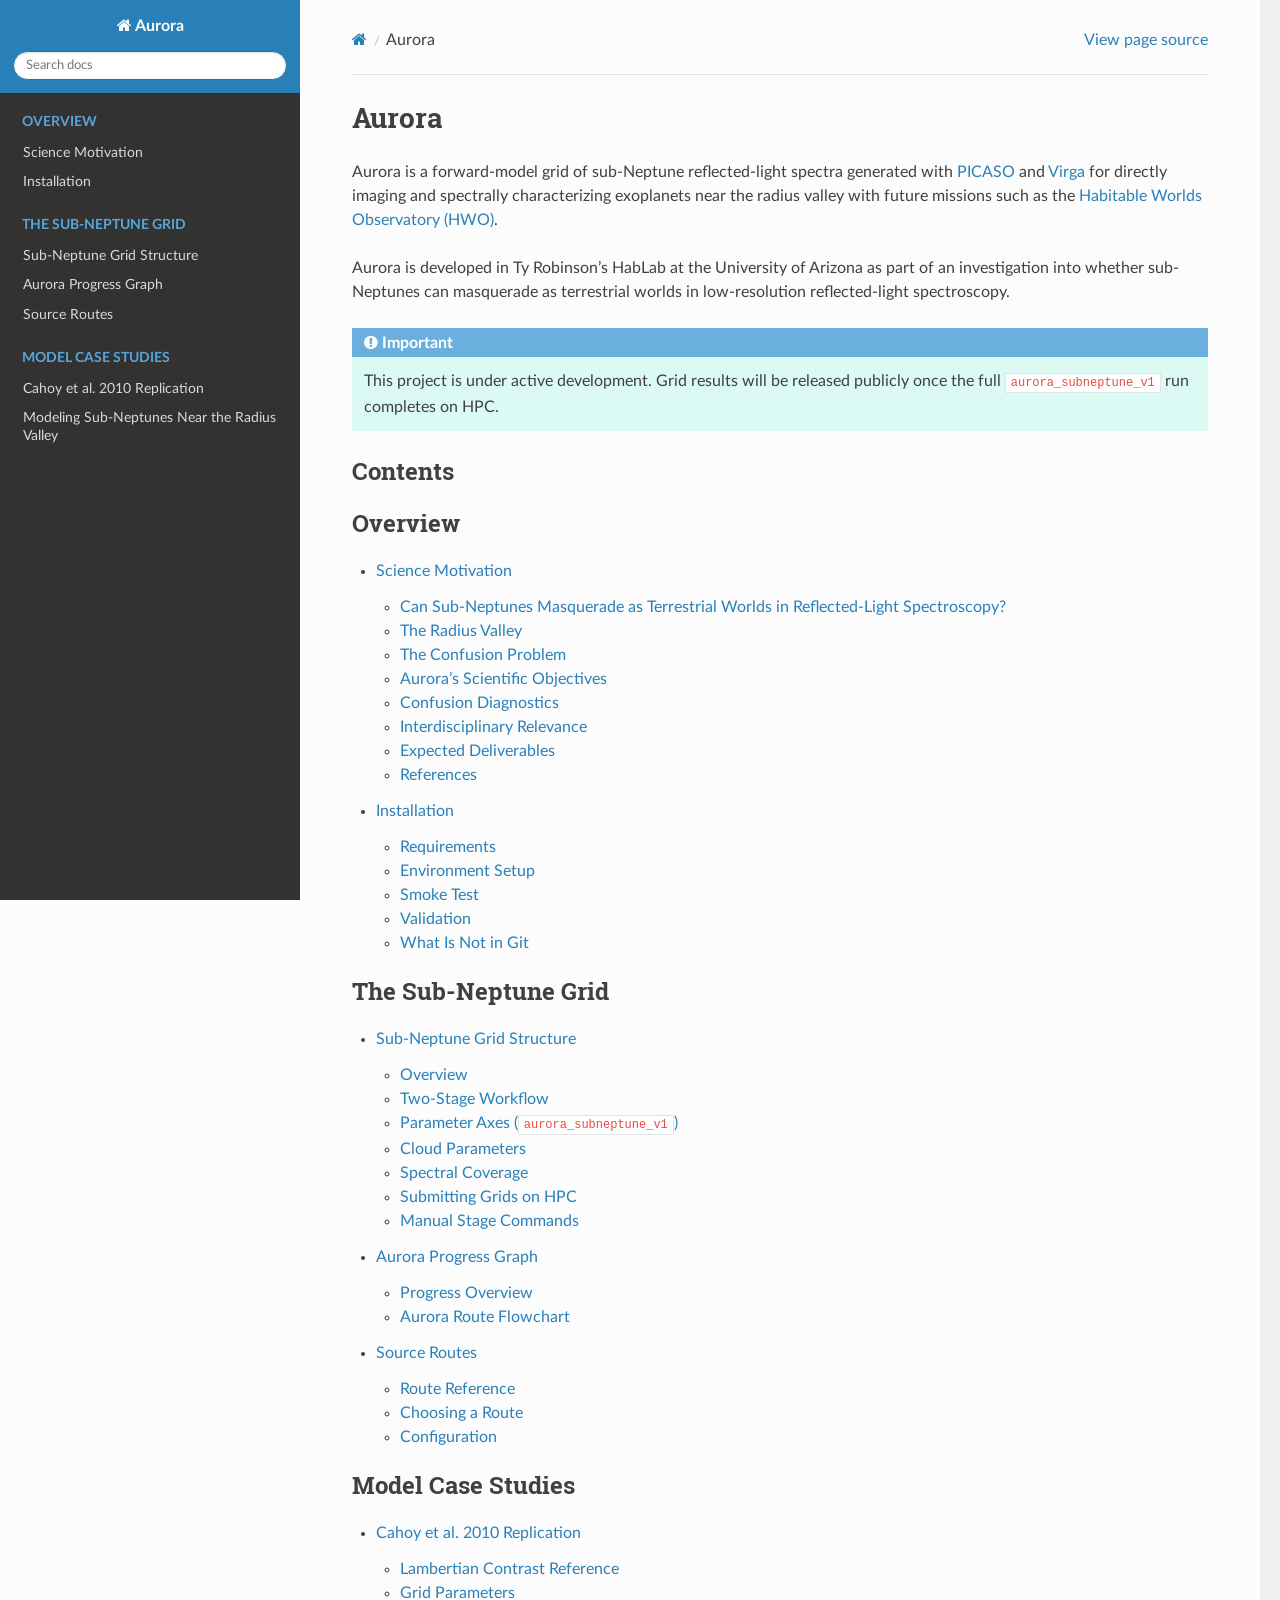
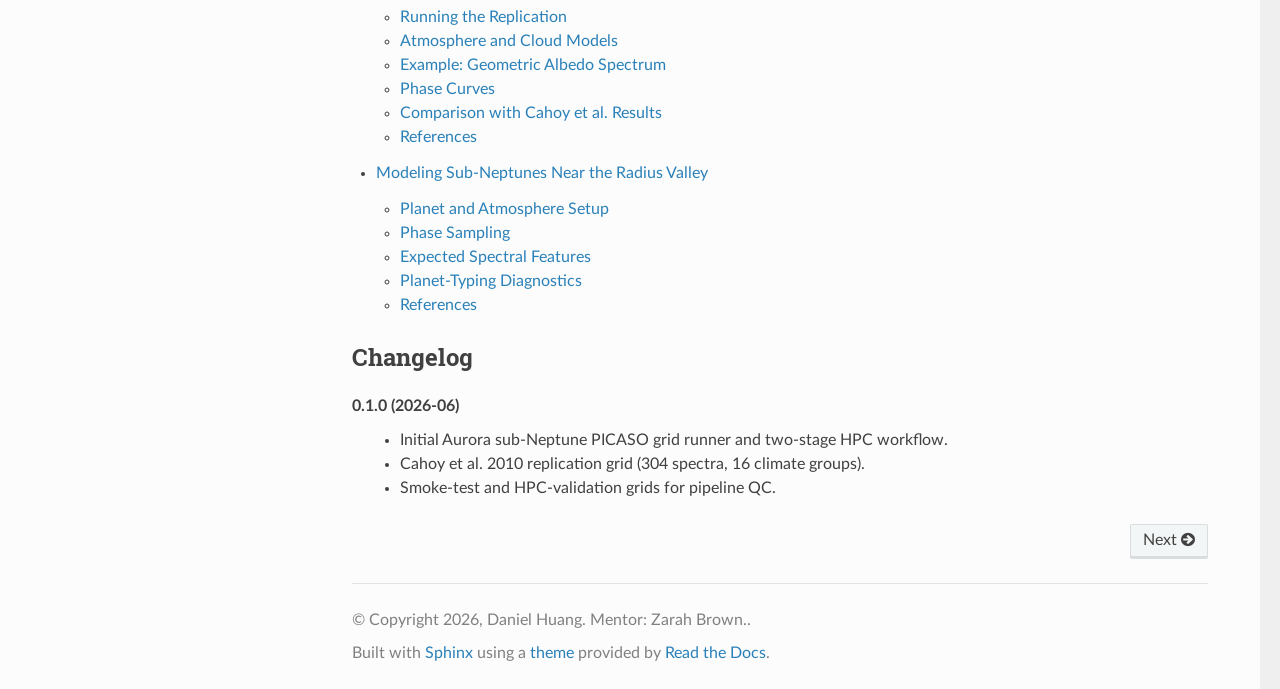
<file: index.html>
<!DOCTYPE html>
<html class="writer-html5" lang="en" data-content_root="./">
<head>
  <meta charset="utf-8" /><meta name="viewport" content="width=device-width, initial-scale=1" />

  <meta name="viewport" content="width=device-width, initial-scale=1.0" />
  <title>Aurora &mdash; Aurora 0.1 documentation</title>
      <link rel="stylesheet" type="text/css" href="_static/pygments.css?v=b86133f3" />
      <link rel="stylesheet" type="text/css" href="_static/css/theme.css?v=9edc463e" />
      <link rel="stylesheet" type="text/css" href="_static/copybutton.css?v=76b2166b" />
      <link rel="stylesheet" type="text/css" href="_static/custom.css?v=e8cd7853" />

  
    <link rel="canonical" href="https://devxinhuang.github.io/aurora/index.html" />
      <script src="_static/jquery.js?v=5d32c60e"></script>
      <script src="_static/_sphinx_javascript_frameworks_compat.js?v=2cd50e6c"></script>
      <script src="_static/documentation_options.js?v=2709fde1"></script>
      <script src="_static/doctools.js?v=fd6eb6e6"></script>
      <script src="_static/sphinx_highlight.js?v=6ffebe34"></script>
      <script src="_static/clipboard.min.js?v=a7894cd8"></script>
      <script src="_static/copybutton.js?v=f281be69"></script>
    <script src="_static/js/theme.js"></script>
    <link rel="index" title="Index" href="genindex.html" />
    <link rel="search" title="Search" href="search.html" />
    <link rel="next" title="Science Motivation" href="science.html" /> 
</head>

<body class="wy-body-for-nav"> 
  <div class="wy-grid-for-nav">
    <nav data-toggle="wy-nav-shift" class="wy-nav-side">
      <div class="wy-side-scroll">
        <div class="wy-side-nav-search" >

          
          
          <a href="#" class="icon icon-home">
            Aurora
          </a>
<div role="search">
  <form id="rtd-search-form" class="wy-form" action="search.html" method="get">
    <input type="text" name="q" placeholder="Search docs" aria-label="Search docs" />
    <input type="hidden" name="check_keywords" value="yes" />
    <input type="hidden" name="area" value="default" />
  </form>
</div>
        </div><div class="wy-menu wy-menu-vertical" data-spy="affix" role="navigation" aria-label="Navigation menu">
              <p class="caption" role="heading"><span class="caption-text">Overview</span></p>
<ul>
<li class="toctree-l1"><a class="reference internal" href="science.html">Science Motivation</a></li>
<li class="toctree-l1"><a class="reference internal" href="installation.html">Installation</a></li>
</ul>
<p class="caption" role="heading"><span class="caption-text">The Sub-Neptune Grid</span></p>
<ul>
<li class="toctree-l1"><a class="reference internal" href="grid_structure.html">Sub-Neptune Grid Structure</a></li>
<li class="toctree-l1"><a class="reference internal" href="progress_graph.html">Aurora Progress Graph</a></li>
<li class="toctree-l1"><a class="reference internal" href="source_routes.html">Source Routes</a></li>
</ul>
<p class="caption" role="heading"><span class="caption-text">Model Case Studies</span></p>
<ul>
<li class="toctree-l1"><a class="reference internal" href="cahoy2010_replication.html">Cahoy et al. 2010 Replication</a></li>
<li class="toctree-l1"><a class="reference internal" href="subneptune_models.html">Modeling Sub-Neptunes Near the Radius Valley</a></li>
</ul>

        </div>
      </div>
    </nav>

    <section data-toggle="wy-nav-shift" class="wy-nav-content-wrap"><nav class="wy-nav-top" aria-label="Mobile navigation menu" >
          <i data-toggle="wy-nav-top" class="fa fa-bars"></i>
          <a href="#">Aurora</a>
      </nav>

      <div class="wy-nav-content">
        <div class="rst-content">
          <div role="navigation" aria-label="Page navigation">
  <ul class="wy-breadcrumbs">
      <li><a href="#" class="icon icon-home" aria-label="Home"></a></li>
      <li class="breadcrumb-item active">Aurora</li>
      <li class="wy-breadcrumbs-aside">
            <a href="_sources/index.rst.txt" rel="nofollow"> View page source</a>
      </li>
  </ul>
  <hr/>
</div>
          <div role="main" class="document" itemscope="itemscope" itemtype="http://schema.org/Article">
           <div itemprop="articleBody">
             
  <section id="aurora">
<h1>Aurora<a class="headerlink" href="#aurora" title="Link to this heading"></a></h1>
<p>Aurora is a forward-model grid of sub-Neptune reflected-light spectra generated
with <a class="reference external" href="https://natashabatalha.github.io/picaso">PICASO</a> and
<a class="reference external" href="https://natashabatalha.github.io/virga">Virga</a> for directly imaging and
spectrally characterizing exoplanets near the radius valley with future missions
such as the <a class="reference external" href="https://science.nasa.gov/astrophysics/programs/habitable-worlds-observatory">Habitable Worlds Observatory (HWO)</a>.</p>
<p>Aurora is developed in Ty Robinson’s HabLab at the University of Arizona
as part of an investigation into whether sub-Neptunes can masquerade as
terrestrial worlds in low-resolution reflected-light spectroscopy.</p>
<div class="admonition important">
<p class="admonition-title">Important</p>
<p>This project is under active development.  Grid results will be released
publicly once the full <code class="docutils literal notranslate"><span class="pre">aurora_subneptune_v1</span></code> run completes on HPC.</p>
</div>
<section id="contents">
<h2>Contents<a class="headerlink" href="#contents" title="Link to this heading"></a></h2>
<div class="toctree-wrapper compound">
<p class="caption" role="heading"><span class="caption-text">Overview</span></p>
<ul>
<li class="toctree-l1"><a class="reference internal" href="science.html">Science Motivation</a><ul>
<li class="toctree-l2"><a class="reference internal" href="science.html#can-sub-neptunes-masquerade-as-terrestrial-worlds-in-reflected-light-spectroscopy">Can Sub-Neptunes Masquerade as Terrestrial Worlds in Reflected-Light Spectroscopy?</a></li>
<li class="toctree-l2"><a class="reference internal" href="science.html#the-radius-valley">The Radius Valley</a></li>
<li class="toctree-l2"><a class="reference internal" href="science.html#the-confusion-problem">The Confusion Problem</a></li>
<li class="toctree-l2"><a class="reference internal" href="science.html#aurora-s-scientific-objectives">Aurora’s Scientific Objectives</a></li>
<li class="toctree-l2"><a class="reference internal" href="science.html#confusion-diagnostics">Confusion Diagnostics</a></li>
<li class="toctree-l2"><a class="reference internal" href="science.html#interdisciplinary-relevance">Interdisciplinary Relevance</a></li>
<li class="toctree-l2"><a class="reference internal" href="science.html#expected-deliverables">Expected Deliverables</a></li>
<li class="toctree-l2"><a class="reference internal" href="science.html#references">References</a></li>
</ul>
</li>
<li class="toctree-l1"><a class="reference internal" href="installation.html">Installation</a><ul>
<li class="toctree-l2"><a class="reference internal" href="installation.html#requirements">Requirements</a></li>
<li class="toctree-l2"><a class="reference internal" href="installation.html#environment-setup">Environment Setup</a></li>
<li class="toctree-l2"><a class="reference internal" href="installation.html#smoke-test">Smoke Test</a></li>
<li class="toctree-l2"><a class="reference internal" href="installation.html#validation">Validation</a></li>
<li class="toctree-l2"><a class="reference internal" href="installation.html#what-is-not-in-git">What Is Not in Git</a></li>
</ul>
</li>
</ul>
</div>
<div class="toctree-wrapper compound">
<p class="caption" role="heading"><span class="caption-text">The Sub-Neptune Grid</span></p>
<ul>
<li class="toctree-l1"><a class="reference internal" href="grid_structure.html">Sub-Neptune Grid Structure</a><ul>
<li class="toctree-l2"><a class="reference internal" href="grid_structure.html#overview">Overview</a></li>
<li class="toctree-l2"><a class="reference internal" href="grid_structure.html#two-stage-workflow">Two-Stage Workflow</a></li>
<li class="toctree-l2"><a class="reference internal" href="grid_structure.html#parameter-axes-aurora-subneptune-v1">Parameter Axes (<code class="docutils literal notranslate"><span class="pre">aurora_subneptune_v1</span></code>)</a></li>
<li class="toctree-l2"><a class="reference internal" href="grid_structure.html#cloud-parameters">Cloud Parameters</a></li>
<li class="toctree-l2"><a class="reference internal" href="grid_structure.html#spectral-coverage">Spectral Coverage</a></li>
<li class="toctree-l2"><a class="reference internal" href="grid_structure.html#submitting-grids-on-hpc">Submitting Grids on HPC</a></li>
<li class="toctree-l2"><a class="reference internal" href="grid_structure.html#manual-stage-commands">Manual Stage Commands</a></li>
</ul>
</li>
<li class="toctree-l1"><a class="reference internal" href="progress_graph.html">Aurora Progress Graph</a><ul>
<li class="toctree-l2"><a class="reference internal" href="progress_graph.html#progress-overview">Progress Overview</a></li>
<li class="toctree-l2"><a class="reference internal" href="progress_graph.html#aurora-route-flowchart">Aurora Route Flowchart</a></li>
</ul>
</li>
<li class="toctree-l1"><a class="reference internal" href="source_routes.html">Source Routes</a><ul>
<li class="toctree-l2"><a class="reference internal" href="source_routes.html#route-reference">Route Reference</a></li>
<li class="toctree-l2"><a class="reference internal" href="source_routes.html#choosing-a-route">Choosing a Route</a></li>
<li class="toctree-l2"><a class="reference internal" href="source_routes.html#configuration">Configuration</a></li>
</ul>
</li>
</ul>
</div>
<div class="toctree-wrapper compound">
<p class="caption" role="heading"><span class="caption-text">Model Case Studies</span></p>
<ul>
<li class="toctree-l1"><a class="reference internal" href="cahoy2010_replication.html">Cahoy et al. 2010 Replication</a><ul>
<li class="toctree-l2"><a class="reference internal" href="cahoy2010_replication.html#lambertian-contrast-reference">Lambertian Contrast Reference</a></li>
<li class="toctree-l2"><a class="reference internal" href="cahoy2010_replication.html#grid-parameters">Grid Parameters</a></li>
<li class="toctree-l2"><a class="reference internal" href="cahoy2010_replication.html#running-the-replication">Running the Replication</a></li>
<li class="toctree-l2"><a class="reference internal" href="cahoy2010_replication.html#atmosphere-and-cloud-models">Atmosphere and Cloud Models</a></li>
<li class="toctree-l2"><a class="reference internal" href="cahoy2010_replication.html#example-geometric-albedo-spectrum">Example: Geometric Albedo Spectrum</a></li>
<li class="toctree-l2"><a class="reference internal" href="cahoy2010_replication.html#phase-curves">Phase Curves</a></li>
<li class="toctree-l2"><a class="reference internal" href="cahoy2010_replication.html#comparison-with-cahoy-et-al-results">Comparison with Cahoy et al. Results</a></li>
<li class="toctree-l2"><a class="reference internal" href="cahoy2010_replication.html#references">References</a></li>
</ul>
</li>
<li class="toctree-l1"><a class="reference internal" href="subneptune_models.html">Modeling Sub-Neptunes Near the Radius Valley</a><ul>
<li class="toctree-l2"><a class="reference internal" href="subneptune_models.html#planet-and-atmosphere-setup">Planet and Atmosphere Setup</a></li>
<li class="toctree-l2"><a class="reference internal" href="subneptune_models.html#phase-sampling">Phase Sampling</a></li>
<li class="toctree-l2"><a class="reference internal" href="subneptune_models.html#expected-spectral-features">Expected Spectral Features</a></li>
<li class="toctree-l2"><a class="reference internal" href="subneptune_models.html#planet-typing-diagnostics">Planet-Typing Diagnostics</a></li>
<li class="toctree-l2"><a class="reference internal" href="subneptune_models.html#references">References</a></li>
</ul>
</li>
</ul>
</div>
</section>
<section id="changelog">
<h2>Changelog<a class="headerlink" href="#changelog" title="Link to this heading"></a></h2>
<dl class="simple">
<dt>0.1.0 (2026-06)</dt><dd><ul class="simple">
<li><p>Initial Aurora sub-Neptune PICASO grid runner and two-stage HPC workflow.</p></li>
<li><p>Cahoy et al. 2010 replication grid (304 spectra, 16 climate groups).</p></li>
<li><p>Smoke-test and HPC-validation grids for pipeline QC.</p></li>
</ul>
</dd>
</dl>
</section>
</section>


           </div>
          </div>
          <footer><div class="rst-footer-buttons" role="navigation" aria-label="Footer">
        <a href="science.html" class="btn btn-neutral float-right" title="Science Motivation" accesskey="n" rel="next">Next <span class="fa fa-arrow-circle-right" aria-hidden="true"></span></a>
    </div>

  <hr/>

  <div role="contentinfo">
    <p>&#169; Copyright 2026, Daniel Huang. Mentor: Zarah Brown..</p>
  </div>

  Built with <a href="https://www.sphinx-doc.org/">Sphinx</a> using a
    <a href="https://github.com/readthedocs/sphinx_rtd_theme">theme</a>
    provided by <a href="https://readthedocs.org">Read the Docs</a>.
   

</footer>
        </div>
      </div>
    </section>
  </div>
  <script>
      jQuery(function () {
          SphinxRtdTheme.Navigation.enable(true);
      });
  </script> 

</body>
</html>
</file>
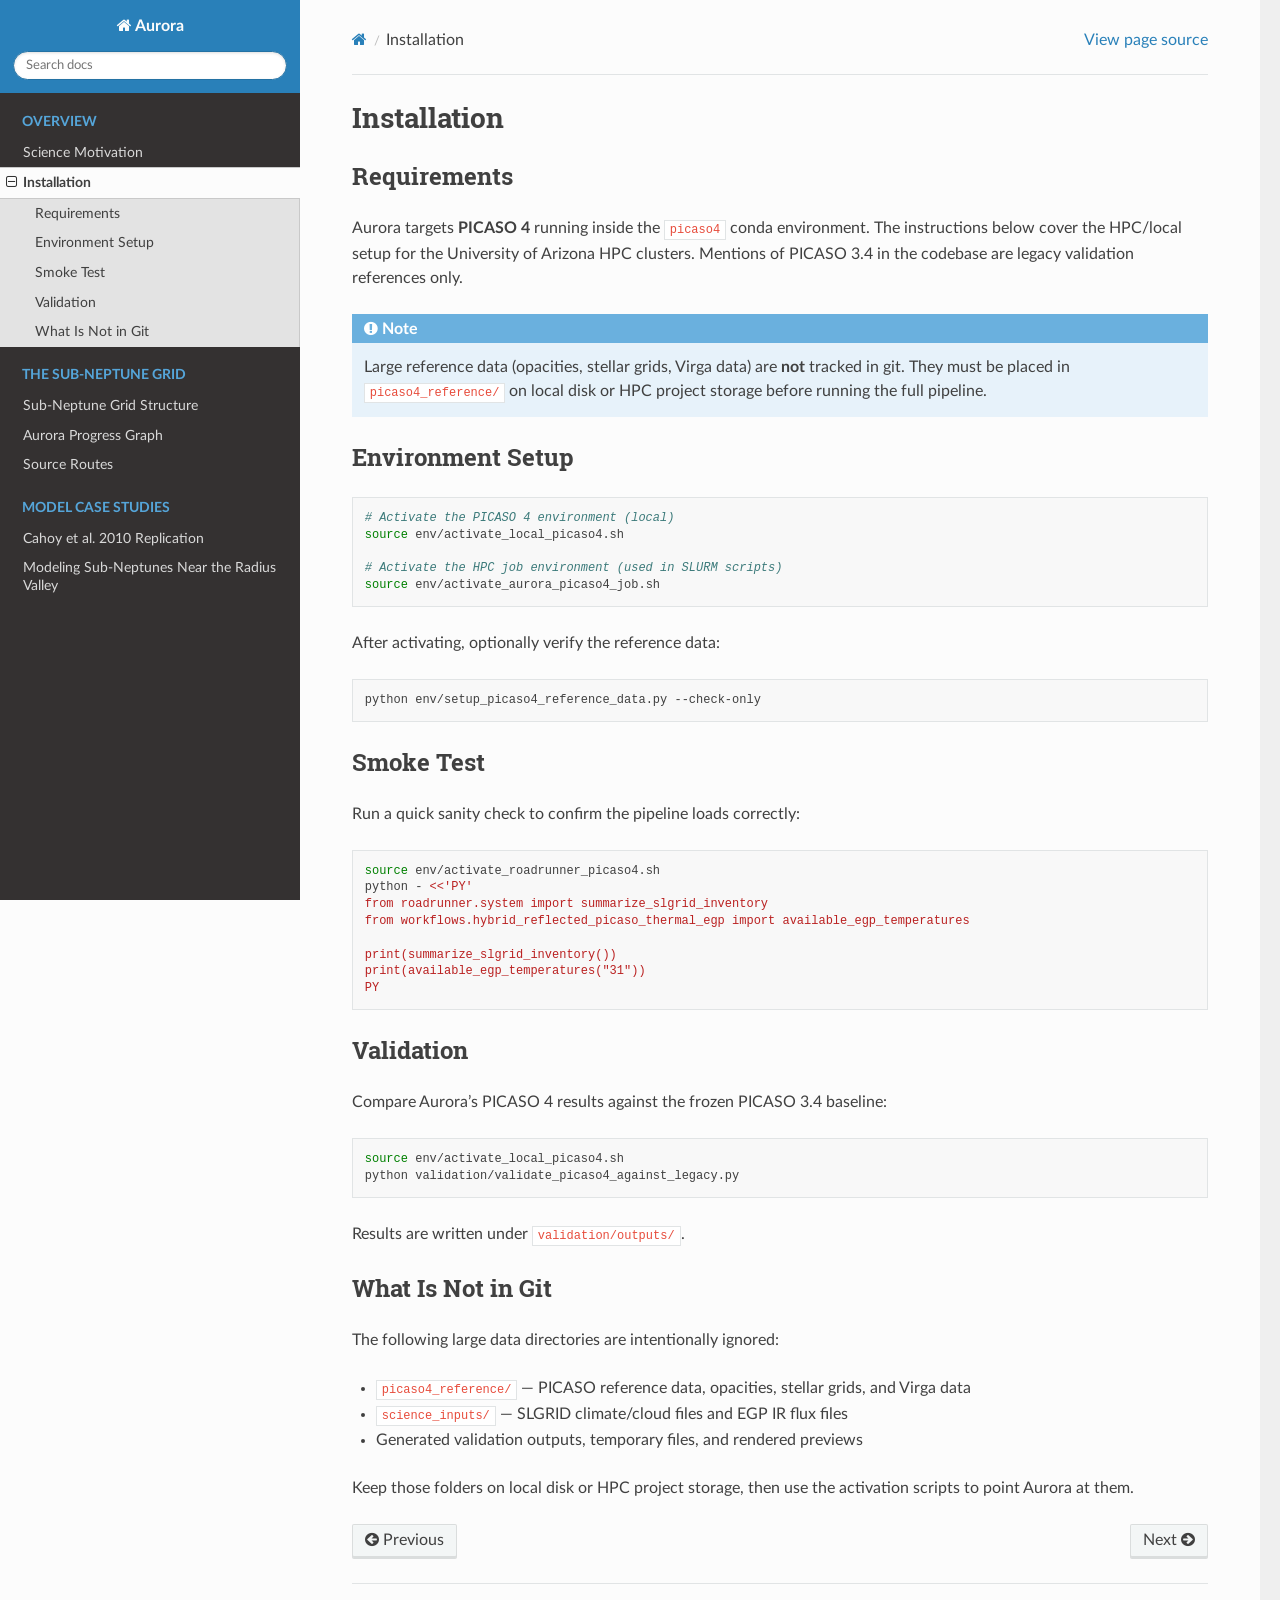
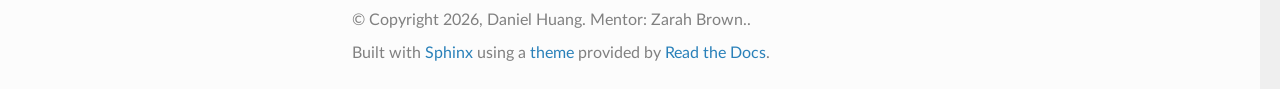
<file: installation.html>
<!DOCTYPE html>
<html class="writer-html5" lang="en" data-content_root="./">
<head>
  <meta charset="utf-8" /><meta name="viewport" content="width=device-width, initial-scale=1" />

  <meta name="viewport" content="width=device-width, initial-scale=1.0" />
  <title>Installation &mdash; Aurora 0.1 documentation</title>
      <link rel="stylesheet" type="text/css" href="_static/pygments.css?v=b86133f3" />
      <link rel="stylesheet" type="text/css" href="_static/css/theme.css?v=9edc463e" />
      <link rel="stylesheet" type="text/css" href="_static/copybutton.css?v=76b2166b" />
      <link rel="stylesheet" type="text/css" href="_static/custom.css?v=e8cd7853" />

  
    <link rel="canonical" href="https://devxinhuang.github.io/aurora/installation.html" />
      <script src="_static/jquery.js?v=5d32c60e"></script>
      <script src="_static/_sphinx_javascript_frameworks_compat.js?v=2cd50e6c"></script>
      <script src="_static/documentation_options.js?v=2709fde1"></script>
      <script src="_static/doctools.js?v=fd6eb6e6"></script>
      <script src="_static/sphinx_highlight.js?v=6ffebe34"></script>
      <script src="_static/clipboard.min.js?v=a7894cd8"></script>
      <script src="_static/copybutton.js?v=f281be69"></script>
    <script src="_static/js/theme.js"></script>
    <link rel="index" title="Index" href="genindex.html" />
    <link rel="search" title="Search" href="search.html" />
    <link rel="next" title="Sub-Neptune Grid Structure" href="grid_structure.html" />
    <link rel="prev" title="Science Motivation" href="science.html" /> 
</head>

<body class="wy-body-for-nav"> 
  <div class="wy-grid-for-nav">
    <nav data-toggle="wy-nav-shift" class="wy-nav-side">
      <div class="wy-side-scroll">
        <div class="wy-side-nav-search" >

          
          
          <a href="index.html" class="icon icon-home">
            Aurora
          </a>
<div role="search">
  <form id="rtd-search-form" class="wy-form" action="search.html" method="get">
    <input type="text" name="q" placeholder="Search docs" aria-label="Search docs" />
    <input type="hidden" name="check_keywords" value="yes" />
    <input type="hidden" name="area" value="default" />
  </form>
</div>
        </div><div class="wy-menu wy-menu-vertical" data-spy="affix" role="navigation" aria-label="Navigation menu">
              <p class="caption" role="heading"><span class="caption-text">Overview</span></p>
<ul class="current">
<li class="toctree-l1"><a class="reference internal" href="science.html">Science Motivation</a></li>
<li class="toctree-l1 current"><a class="current reference internal" href="#">Installation</a><ul>
<li class="toctree-l2"><a class="reference internal" href="#requirements">Requirements</a></li>
<li class="toctree-l2"><a class="reference internal" href="#environment-setup">Environment Setup</a></li>
<li class="toctree-l2"><a class="reference internal" href="#smoke-test">Smoke Test</a></li>
<li class="toctree-l2"><a class="reference internal" href="#validation">Validation</a></li>
<li class="toctree-l2"><a class="reference internal" href="#what-is-not-in-git">What Is Not in Git</a></li>
</ul>
</li>
</ul>
<p class="caption" role="heading"><span class="caption-text">The Sub-Neptune Grid</span></p>
<ul>
<li class="toctree-l1"><a class="reference internal" href="grid_structure.html">Sub-Neptune Grid Structure</a></li>
<li class="toctree-l1"><a class="reference internal" href="progress_graph.html">Aurora Progress Graph</a></li>
<li class="toctree-l1"><a class="reference internal" href="source_routes.html">Source Routes</a></li>
</ul>
<p class="caption" role="heading"><span class="caption-text">Model Case Studies</span></p>
<ul>
<li class="toctree-l1"><a class="reference internal" href="cahoy2010_replication.html">Cahoy et al. 2010 Replication</a></li>
<li class="toctree-l1"><a class="reference internal" href="subneptune_models.html">Modeling Sub-Neptunes Near the Radius Valley</a></li>
</ul>

        </div>
      </div>
    </nav>

    <section data-toggle="wy-nav-shift" class="wy-nav-content-wrap"><nav class="wy-nav-top" aria-label="Mobile navigation menu" >
          <i data-toggle="wy-nav-top" class="fa fa-bars"></i>
          <a href="index.html">Aurora</a>
      </nav>

      <div class="wy-nav-content">
        <div class="rst-content">
          <div role="navigation" aria-label="Page navigation">
  <ul class="wy-breadcrumbs">
      <li><a href="index.html" class="icon icon-home" aria-label="Home"></a></li>
      <li class="breadcrumb-item active">Installation</li>
      <li class="wy-breadcrumbs-aside">
            <a href="_sources/installation.rst.txt" rel="nofollow"> View page source</a>
      </li>
  </ul>
  <hr/>
</div>
          <div role="main" class="document" itemscope="itemscope" itemtype="http://schema.org/Article">
           <div itemprop="articleBody">
             
  <section id="installation">
<h1>Installation<a class="headerlink" href="#installation" title="Link to this heading"></a></h1>
<section id="requirements">
<h2>Requirements<a class="headerlink" href="#requirements" title="Link to this heading"></a></h2>
<p>Aurora targets <strong>PICASO 4</strong> running inside the <code class="docutils literal notranslate"><span class="pre">picaso4</span></code> conda environment.
The instructions below cover the HPC/local setup for the University of Arizona
HPC clusters.  Mentions of PICASO 3.4 in the codebase are legacy validation
references only.</p>
<div class="admonition note">
<p class="admonition-title">Note</p>
<p>Large reference data (opacities, stellar grids, Virga data) are <strong>not</strong>
tracked in git.  They must be placed in <code class="docutils literal notranslate"><span class="pre">picaso4_reference/</span></code> on local disk
or HPC project storage before running the full pipeline.</p>
</div>
</section>
<section id="environment-setup">
<h2>Environment Setup<a class="headerlink" href="#environment-setup" title="Link to this heading"></a></h2>
<div class="highlight-bash notranslate"><div class="highlight"><pre><span></span><span class="c1"># Activate the PICASO 4 environment (local)</span>
<span class="nb">source</span><span class="w"> </span>env/activate_local_picaso4.sh

<span class="c1"># Activate the HPC job environment (used in SLURM scripts)</span>
<span class="nb">source</span><span class="w"> </span>env/activate_aurora_picaso4_job.sh
</pre></div>
</div>
<p>After activating, optionally verify the reference data:</p>
<div class="highlight-bash notranslate"><div class="highlight"><pre><span></span>python<span class="w"> </span>env/setup_picaso4_reference_data.py<span class="w"> </span>--check-only
</pre></div>
</div>
</section>
<section id="smoke-test">
<h2>Smoke Test<a class="headerlink" href="#smoke-test" title="Link to this heading"></a></h2>
<p>Run a quick sanity check to confirm the pipeline loads correctly:</p>
<div class="highlight-bash notranslate"><div class="highlight"><pre><span></span><span class="nb">source</span><span class="w"> </span>env/activate_roadrunner_picaso4.sh
python<span class="w"> </span>-<span class="w"> </span><span class="s">&lt;&lt;&#39;PY&#39;</span>
<span class="s">from roadrunner.system import summarize_slgrid_inventory</span>
<span class="s">from workflows.hybrid_reflected_picaso_thermal_egp import available_egp_temperatures</span>

<span class="s">print(summarize_slgrid_inventory())</span>
<span class="s">print(available_egp_temperatures(&quot;31&quot;))</span>
<span class="s">PY</span>
</pre></div>
</div>
</section>
<section id="validation">
<h2>Validation<a class="headerlink" href="#validation" title="Link to this heading"></a></h2>
<p>Compare Aurora’s PICASO 4 results against the frozen PICASO 3.4 baseline:</p>
<div class="highlight-bash notranslate"><div class="highlight"><pre><span></span><span class="nb">source</span><span class="w"> </span>env/activate_local_picaso4.sh
python<span class="w"> </span>validation/validate_picaso4_against_legacy.py
</pre></div>
</div>
<p>Results are written under <code class="docutils literal notranslate"><span class="pre">validation/outputs/</span></code>.</p>
</section>
<section id="what-is-not-in-git">
<h2>What Is Not in Git<a class="headerlink" href="#what-is-not-in-git" title="Link to this heading"></a></h2>
<p>The following large data directories are intentionally ignored:</p>
<ul class="simple">
<li><p><code class="docutils literal notranslate"><span class="pre">picaso4_reference/</span></code> — PICASO reference data, opacities, stellar grids,
and Virga data</p></li>
<li><p><code class="docutils literal notranslate"><span class="pre">science_inputs/</span></code> — SLGRID climate/cloud files and EGP IR flux files</p></li>
<li><p>Generated validation outputs, temporary files, and rendered previews</p></li>
</ul>
<p>Keep those folders on local disk or HPC project storage, then use the
activation scripts to point Aurora at them.</p>
</section>
</section>


           </div>
          </div>
          <footer><div class="rst-footer-buttons" role="navigation" aria-label="Footer">
        <a href="science.html" class="btn btn-neutral float-left" title="Science Motivation" accesskey="p" rel="prev"><span class="fa fa-arrow-circle-left" aria-hidden="true"></span> Previous</a>
        <a href="grid_structure.html" class="btn btn-neutral float-right" title="Sub-Neptune Grid Structure" accesskey="n" rel="next">Next <span class="fa fa-arrow-circle-right" aria-hidden="true"></span></a>
    </div>

  <hr/>

  <div role="contentinfo">
    <p>&#169; Copyright 2026, Daniel Huang. Mentor: Zarah Brown..</p>
  </div>

  Built with <a href="https://www.sphinx-doc.org/">Sphinx</a> using a
    <a href="https://github.com/readthedocs/sphinx_rtd_theme">theme</a>
    provided by <a href="https://readthedocs.org">Read the Docs</a>.
   

</footer>
        </div>
      </div>
    </section>
  </div>
  <script>
      jQuery(function () {
          SphinxRtdTheme.Navigation.enable(true);
      });
  </script> 

</body>
</html>
</file>
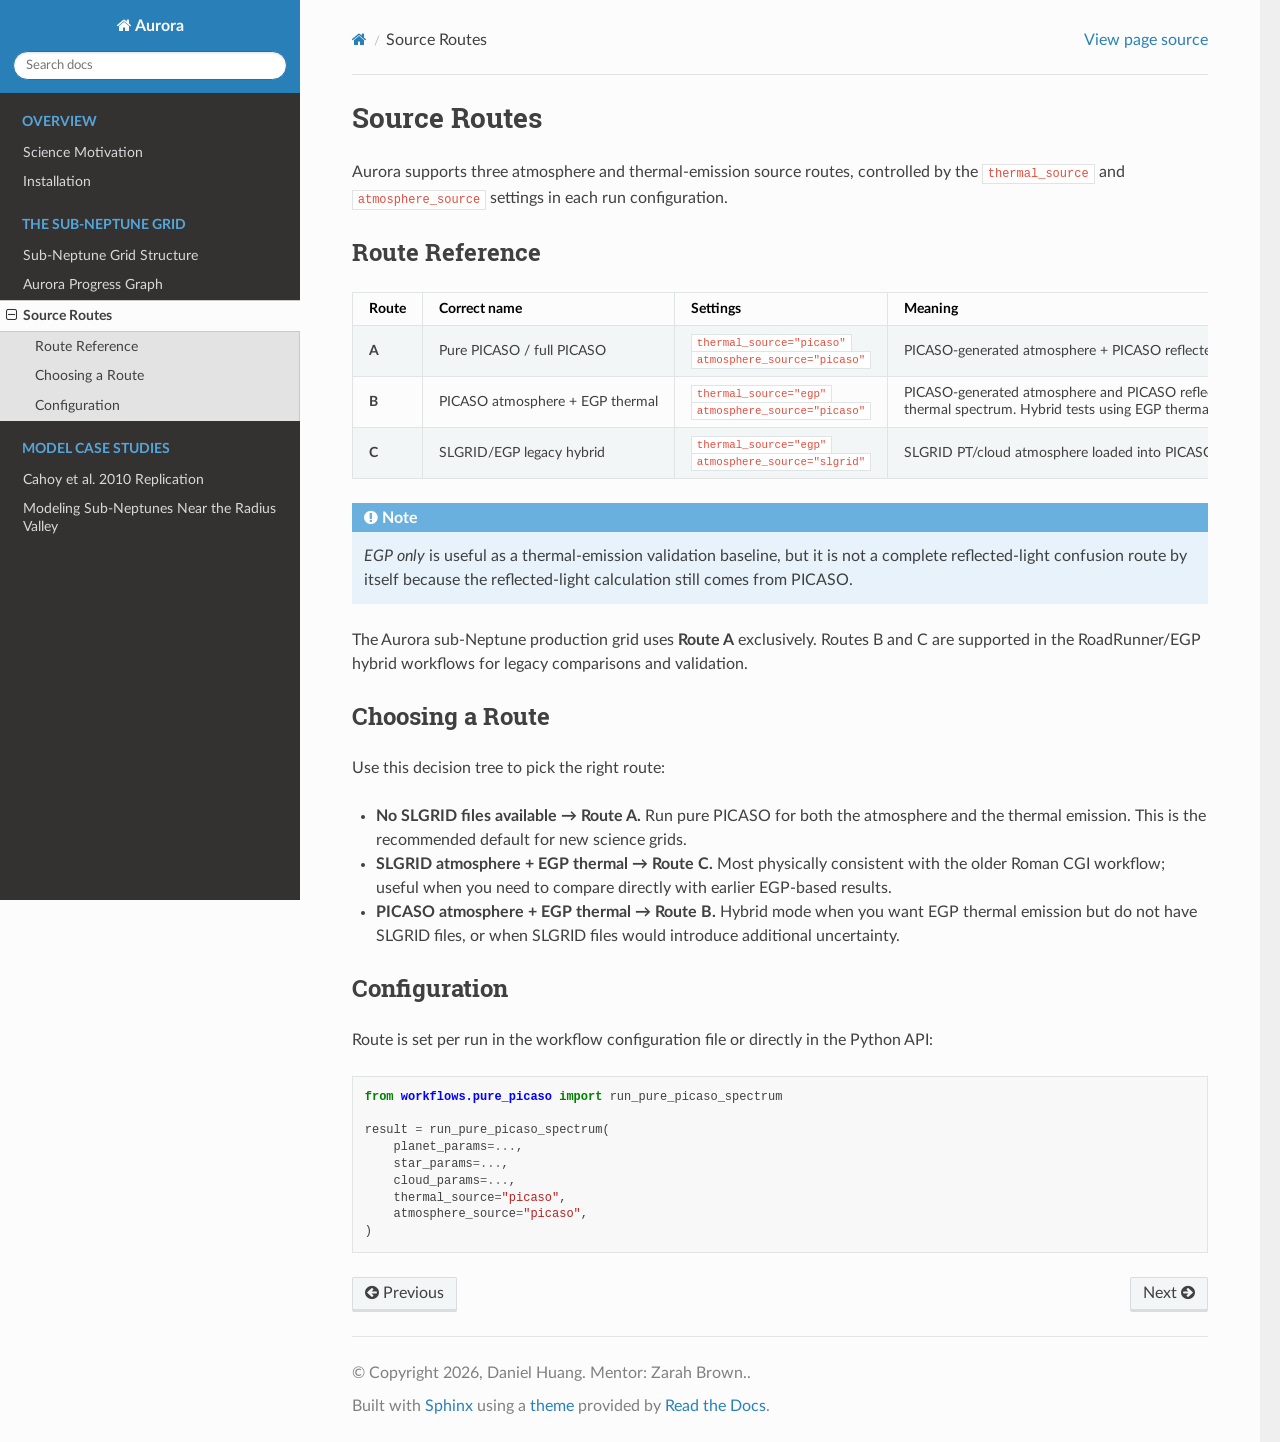
<file: source_routes.html>
<!DOCTYPE html>
<html class="writer-html5" lang="en" data-content_root="./">
<head>
  <meta charset="utf-8" /><meta name="viewport" content="width=device-width, initial-scale=1" />

  <meta name="viewport" content="width=device-width, initial-scale=1.0" />
  <title>Source Routes &mdash; Aurora 0.1 documentation</title>
      <link rel="stylesheet" type="text/css" href="_static/pygments.css?v=b86133f3" />
      <link rel="stylesheet" type="text/css" href="_static/css/theme.css?v=9edc463e" />
      <link rel="stylesheet" type="text/css" href="_static/copybutton.css?v=76b2166b" />
      <link rel="stylesheet" type="text/css" href="_static/custom.css?v=e8cd7853" />

  
    <link rel="canonical" href="https://devxinhuang.github.io/aurora/source_routes.html" />
      <script src="_static/jquery.js?v=5d32c60e"></script>
      <script src="_static/_sphinx_javascript_frameworks_compat.js?v=2cd50e6c"></script>
      <script src="_static/documentation_options.js?v=2709fde1"></script>
      <script src="_static/doctools.js?v=fd6eb6e6"></script>
      <script src="_static/sphinx_highlight.js?v=6ffebe34"></script>
      <script src="_static/clipboard.min.js?v=a7894cd8"></script>
      <script src="_static/copybutton.js?v=f281be69"></script>
    <script src="_static/js/theme.js"></script>
    <link rel="index" title="Index" href="genindex.html" />
    <link rel="search" title="Search" href="search.html" />
    <link rel="next" title="Cahoy et al. 2010 Replication" href="cahoy2010_replication.html" />
    <link rel="prev" title="Aurora Progress Graph" href="progress_graph.html" /> 
</head>

<body class="wy-body-for-nav"> 
  <div class="wy-grid-for-nav">
    <nav data-toggle="wy-nav-shift" class="wy-nav-side">
      <div class="wy-side-scroll">
        <div class="wy-side-nav-search" >

          
          
          <a href="index.html" class="icon icon-home">
            Aurora
          </a>
<div role="search">
  <form id="rtd-search-form" class="wy-form" action="search.html" method="get">
    <input type="text" name="q" placeholder="Search docs" aria-label="Search docs" />
    <input type="hidden" name="check_keywords" value="yes" />
    <input type="hidden" name="area" value="default" />
  </form>
</div>
        </div><div class="wy-menu wy-menu-vertical" data-spy="affix" role="navigation" aria-label="Navigation menu">
              <p class="caption" role="heading"><span class="caption-text">Overview</span></p>
<ul>
<li class="toctree-l1"><a class="reference internal" href="science.html">Science Motivation</a></li>
<li class="toctree-l1"><a class="reference internal" href="installation.html">Installation</a></li>
</ul>
<p class="caption" role="heading"><span class="caption-text">The Sub-Neptune Grid</span></p>
<ul class="current">
<li class="toctree-l1"><a class="reference internal" href="grid_structure.html">Sub-Neptune Grid Structure</a></li>
<li class="toctree-l1"><a class="reference internal" href="progress_graph.html">Aurora Progress Graph</a></li>
<li class="toctree-l1 current"><a class="current reference internal" href="#">Source Routes</a><ul>
<li class="toctree-l2"><a class="reference internal" href="#route-reference">Route Reference</a></li>
<li class="toctree-l2"><a class="reference internal" href="#choosing-a-route">Choosing a Route</a></li>
<li class="toctree-l2"><a class="reference internal" href="#configuration">Configuration</a></li>
</ul>
</li>
</ul>
<p class="caption" role="heading"><span class="caption-text">Model Case Studies</span></p>
<ul>
<li class="toctree-l1"><a class="reference internal" href="cahoy2010_replication.html">Cahoy et al. 2010 Replication</a></li>
<li class="toctree-l1"><a class="reference internal" href="subneptune_models.html">Modeling Sub-Neptunes Near the Radius Valley</a></li>
</ul>

        </div>
      </div>
    </nav>

    <section data-toggle="wy-nav-shift" class="wy-nav-content-wrap"><nav class="wy-nav-top" aria-label="Mobile navigation menu" >
          <i data-toggle="wy-nav-top" class="fa fa-bars"></i>
          <a href="index.html">Aurora</a>
      </nav>

      <div class="wy-nav-content">
        <div class="rst-content">
          <div role="navigation" aria-label="Page navigation">
  <ul class="wy-breadcrumbs">
      <li><a href="index.html" class="icon icon-home" aria-label="Home"></a></li>
      <li class="breadcrumb-item active">Source Routes</li>
      <li class="wy-breadcrumbs-aside">
            <a href="_sources/source_routes.rst.txt" rel="nofollow"> View page source</a>
      </li>
  </ul>
  <hr/>
</div>
          <div role="main" class="document" itemscope="itemscope" itemtype="http://schema.org/Article">
           <div itemprop="articleBody">
             
  <section id="source-routes">
<h1>Source Routes<a class="headerlink" href="#source-routes" title="Link to this heading"></a></h1>
<p>Aurora supports three atmosphere and thermal-emission source routes,
controlled by the <code class="docutils literal notranslate"><span class="pre">thermal_source</span></code> and <code class="docutils literal notranslate"><span class="pre">atmosphere_source</span></code> settings
in each run configuration.</p>
<section id="route-reference">
<h2>Route Reference<a class="headerlink" href="#route-reference" title="Link to this heading"></a></h2>
<table class="docutils align-default">
<colgroup>
<col style="width: 8.0%" />
<col style="width: 25.0%" />
<col style="width: 30.0%" />
<col style="width: 37.0%" />
</colgroup>
<thead>
<tr class="row-odd"><th class="head"><p>Route</p></th>
<th class="head"><p>Correct name</p></th>
<th class="head"><p>Settings</p></th>
<th class="head"><p>Meaning</p></th>
</tr>
</thead>
<tbody>
<tr class="row-even"><td><p><strong>A</strong></p></td>
<td><p>Pure PICASO / full PICASO</p></td>
<td><p><code class="docutils literal notranslate"><span class="pre">thermal_source=&quot;picaso&quot;</span></code>
<code class="docutils literal notranslate"><span class="pre">atmosphere_source=&quot;picaso&quot;</span></code></p></td>
<td><p>PICASO-generated atmosphere + PICASO reflected light + PICASO thermal
emission.  Fast, flexible parameter exploration without SLGRID files.</p></td>
</tr>
<tr class="row-odd"><td><p><strong>B</strong></p></td>
<td><p>PICASO atmosphere + EGP thermal</p></td>
<td><p><code class="docutils literal notranslate"><span class="pre">thermal_source=&quot;egp&quot;</span></code>
<code class="docutils literal notranslate"><span class="pre">atmosphere_source=&quot;picaso&quot;</span></code></p></td>
<td><p>PICASO-generated atmosphere and PICASO reflected light, paired with the
matching EGP <code class="docutils literal notranslate"><span class="pre">*_IRflux.txt</span></code> thermal spectrum.  Hybrid tests using EGP
thermal emission while avoiding SLGRID PT/cloud files.</p></td>
</tr>
<tr class="row-even"><td><p><strong>C</strong></p></td>
<td><p>SLGRID/EGP legacy hybrid</p></td>
<td><p><code class="docutils literal notranslate"><span class="pre">thermal_source=&quot;egp&quot;</span></code>
<code class="docutils literal notranslate"><span class="pre">atmosphere_source=&quot;slgrid&quot;</span></code></p></td>
<td><p>SLGRID PT/cloud atmosphere loaded into PICASO for reflected light, paired
with EGP thermal emission.  Most physically consistent with the older
Roman/RoadRunner workflow.</p></td>
</tr>
</tbody>
</table>
<div class="admonition note">
<p class="admonition-title">Note</p>
<p><em>EGP only</em> is useful as a thermal-emission validation baseline, but it is
not a complete reflected-light confusion route by itself because the
reflected-light calculation still comes from PICASO.</p>
</div>
<p>The Aurora sub-Neptune production grid uses <strong>Route A</strong> exclusively.  Routes B
and C are supported in the RoadRunner/EGP hybrid workflows for legacy
comparisons and validation.</p>
</section>
<section id="choosing-a-route">
<h2>Choosing a Route<a class="headerlink" href="#choosing-a-route" title="Link to this heading"></a></h2>
<p>Use this decision tree to pick the right route:</p>
<ul class="simple">
<li><p><strong>No SLGRID files available → Route A.</strong> Run pure PICASO for both the
atmosphere and the thermal emission.  This is the recommended default for
new science grids.</p></li>
<li><p><strong>SLGRID atmosphere + EGP thermal → Route C.</strong> Most physically consistent
with the older Roman CGI workflow; useful when you need to compare directly
with earlier EGP-based results.</p></li>
<li><p><strong>PICASO atmosphere + EGP thermal → Route B.</strong> Hybrid mode when you want
EGP thermal emission but do not have SLGRID files, or when SLGRID files
would introduce additional uncertainty.</p></li>
</ul>
</section>
<section id="configuration">
<h2>Configuration<a class="headerlink" href="#configuration" title="Link to this heading"></a></h2>
<p>Route is set per run in the workflow configuration file or directly in the
Python API:</p>
<div class="highlight-python notranslate"><div class="highlight"><pre><span></span><span class="kn">from</span><span class="w"> </span><span class="nn">workflows.pure_picaso</span><span class="w"> </span><span class="kn">import</span> <span class="n">run_pure_picaso_spectrum</span>

<span class="n">result</span> <span class="o">=</span> <span class="n">run_pure_picaso_spectrum</span><span class="p">(</span>
    <span class="n">planet_params</span><span class="o">=...</span><span class="p">,</span>
    <span class="n">star_params</span><span class="o">=...</span><span class="p">,</span>
    <span class="n">cloud_params</span><span class="o">=...</span><span class="p">,</span>
    <span class="n">thermal_source</span><span class="o">=</span><span class="s2">&quot;picaso&quot;</span><span class="p">,</span>
    <span class="n">atmosphere_source</span><span class="o">=</span><span class="s2">&quot;picaso&quot;</span><span class="p">,</span>
<span class="p">)</span>
</pre></div>
</div>
</section>
</section>


           </div>
          </div>
          <footer><div class="rst-footer-buttons" role="navigation" aria-label="Footer">
        <a href="progress_graph.html" class="btn btn-neutral float-left" title="Aurora Progress Graph" accesskey="p" rel="prev"><span class="fa fa-arrow-circle-left" aria-hidden="true"></span> Previous</a>
        <a href="cahoy2010_replication.html" class="btn btn-neutral float-right" title="Cahoy et al. 2010 Replication" accesskey="n" rel="next">Next <span class="fa fa-arrow-circle-right" aria-hidden="true"></span></a>
    </div>

  <hr/>

  <div role="contentinfo">
    <p>&#169; Copyright 2026, Daniel Huang. Mentor: Zarah Brown..</p>
  </div>

  Built with <a href="https://www.sphinx-doc.org/">Sphinx</a> using a
    <a href="https://github.com/readthedocs/sphinx_rtd_theme">theme</a>
    provided by <a href="https://readthedocs.org">Read the Docs</a>.
   

</footer>
        </div>
      </div>
    </section>
  </div>
  <script>
      jQuery(function () {
          SphinxRtdTheme.Navigation.enable(true);
      });
  </script> 

</body>
</html>
</file>
<file: _static/pygments.css>
pre { line-height: 125%; }
td.linenos .normal { color: inherit; background-color: transparent; padding-left: 5px; padding-right: 5px; }
span.linenos { color: inherit; background-color: transparent; padding-left: 5px; padding-right: 5px; }
td.linenos .special { color: #000000; background-color: #ffffc0; padding-left: 5px; padding-right: 5px; }
span.linenos.special { color: #000000; background-color: #ffffc0; padding-left: 5px; padding-right: 5px; }
.highlight .hll { background-color: #ffffcc }
.highlight { background: #f8f8f8; }
.highlight .c { color: #3D7B7B; font-style: italic } /* Comment */
.highlight .err { border: 1px solid #F00 } /* Error */
.highlight .k { color: #008000; font-weight: bold } /* Keyword */
.highlight .o { color: #666 } /* Operator */
.highlight .ch { color: #3D7B7B; font-style: italic } /* Comment.Hashbang */
.highlight .cm { color: #3D7B7B; font-style: italic } /* Comment.Multiline */
.highlight .cp { color: #9C6500 } /* Comment.Preproc */
.highlight .cpf { color: #3D7B7B; font-style: italic } /* Comment.PreprocFile */
.highlight .c1 { color: #3D7B7B; font-style: italic } /* Comment.Single */
.highlight .cs { color: #3D7B7B; font-style: italic } /* Comment.Special */
.highlight .gd { color: #A00000 } /* Generic.Deleted */
.highlight .ge { font-style: italic } /* Generic.Emph */
.highlight .ges { font-weight: bold; font-style: italic } /* Generic.EmphStrong */
.highlight .gr { color: #E40000 } /* Generic.Error */
.highlight .gh { color: #000080; font-weight: bold } /* Generic.Heading */
.highlight .gi { color: #008400 } /* Generic.Inserted */
.highlight .go { color: #717171 } /* Generic.Output */
.highlight .gp { color: #000080; font-weight: bold } /* Generic.Prompt */
.highlight .gs { font-weight: bold } /* Generic.Strong */
.highlight .gu { color: #800080; font-weight: bold } /* Generic.Subheading */
.highlight .gt { color: #04D } /* Generic.Traceback */
.highlight .kc { color: #008000; font-weight: bold } /* Keyword.Constant */
.highlight .kd { color: #008000; font-weight: bold } /* Keyword.Declaration */
.highlight .kn { color: #008000; font-weight: bold } /* Keyword.Namespace */
.highlight .kp { color: #008000 } /* Keyword.Pseudo */
.highlight .kr { color: #008000; font-weight: bold } /* Keyword.Reserved */
.highlight .kt { color: #B00040 } /* Keyword.Type */
.highlight .m { color: #666 } /* Literal.Number */
.highlight .s { color: #BA2121 } /* Literal.String */
.highlight .na { color: #687822 } /* Name.Attribute */
.highlight .nb { color: #008000 } /* Name.Builtin */
.highlight .nc { color: #00F; font-weight: bold } /* Name.Class */
.highlight .no { color: #800 } /* Name.Constant */
.highlight .nd { color: #A2F } /* Name.Decorator */
.highlight .ni { color: #717171; font-weight: bold } /* Name.Entity */
.highlight .ne { color: #CB3F38; font-weight: bold } /* Name.Exception */
.highlight .nf { color: #00F } /* Name.Function */
.highlight .nl { color: #767600 } /* Name.Label */
.highlight .nn { color: #00F; font-weight: bold } /* Name.Namespace */
.highlight .nt { color: #008000; font-weight: bold } /* Name.Tag */
.highlight .nv { color: #19177C } /* Name.Variable */
.highlight .ow { color: #A2F; font-weight: bold } /* Operator.Word */
.highlight .w { color: #BBB } /* Text.Whitespace */
.highlight .mb { color: #666 } /* Literal.Number.Bin */
.highlight .mf { color: #666 } /* Literal.Number.Float */
.highlight .mh { color: #666 } /* Literal.Number.Hex */
.highlight .mi { color: #666 } /* Literal.Number.Integer */
.highlight .mo { color: #666 } /* Literal.Number.Oct */
.highlight .sa { color: #BA2121 } /* Literal.String.Affix */
.highlight .sb { color: #BA2121 } /* Literal.String.Backtick */
.highlight .sc { color: #BA2121 } /* Literal.String.Char */
.highlight .dl { color: #BA2121 } /* Literal.String.Delimiter */
.highlight .sd { color: #BA2121; font-style: italic } /* Literal.String.Doc */
.highlight .s2 { color: #BA2121 } /* Literal.String.Double */
.highlight .se { color: #AA5D1F; font-weight: bold } /* Literal.String.Escape */
.highlight .sh { color: #BA2121 } /* Literal.String.Heredoc */
.highlight .si { color: #A45A77; font-weight: bold } /* Literal.String.Interpol */
.highlight .sx { color: #008000 } /* Literal.String.Other */
.highlight .sr { color: #A45A77 } /* Literal.String.Regex */
.highlight .s1 { color: #BA2121 } /* Literal.String.Single */
.highlight .ss { color: #19177C } /* Literal.String.Symbol */
.highlight .bp { color: #008000 } /* Name.Builtin.Pseudo */
.highlight .fm { color: #00F } /* Name.Function.Magic */
.highlight .vc { color: #19177C } /* Name.Variable.Class */
.highlight .vg { color: #19177C } /* Name.Variable.Global */
.highlight .vi { color: #19177C } /* Name.Variable.Instance */
.highlight .vm { color: #19177C } /* Name.Variable.Magic */
.highlight .il { color: #666 } /* Literal.Number.Integer.Long */
</file>
<file: _static/css/theme.css>
html{box-sizing:border-box}*,:after,:before{box-sizing:inherit}article,aside,details,figcaption,figure,footer,header,hgroup,nav,section{display:block}audio,canvas,video{display:inline-block;*display:inline;*zoom:1}[hidden],audio:not([controls]){display:none}*{-webkit-box-sizing:border-box;-moz-box-sizing:border-box;box-sizing:border-box}html{font-size:100%;-webkit-text-size-adjust:100%;-ms-text-size-adjust:100%}body{margin:0}a:active,a:hover{outline:0}abbr[title]{border-bottom:1px dotted}b,strong{font-weight:700}blockquote{margin:0}dfn{font-style:italic}ins{background:#ff9;text-decoration:none}ins,mark{color:#000}mark{background:#ff0;font-style:italic;font-weight:700}.rst-content code,.rst-content tt,code,kbd,pre,samp{font-family:monospace,serif;_font-family:courier new,monospace;font-size:1em}pre{white-space:pre}q{quotes:none}q:after,q:before{content:"";content:none}small{font-size:85%}sub,sup{font-size:75%;line-height:0;position:relative;vertical-align:baseline}sup{top:-.5em}sub{bottom:-.25em}dl,ol,ul{margin:0;padding:0;list-style:none;list-style-image:none}li{list-style:none}dd{margin:0}img{border:0;-ms-interpolation-mode:bicubic;vertical-align:middle;max-width:100%}svg:not(:root){overflow:hidden}figure,form{margin:0}label{cursor:pointer}button,input,select,textarea{font-size:100%;margin:0;vertical-align:baseline;*vertical-align:middle}button,input{line-height:normal}button,input[type=button],input[type=reset],input[type=submit]{cursor:pointer;-webkit-appearance:button;*overflow:visible}button[disabled],input[disabled]{cursor:default}input[type=search]{-webkit-appearance:textfield;-moz-box-sizing:content-box;-webkit-box-sizing:content-box;box-sizing:content-box}textarea{resize:vertical}table{border-collapse:collapse;border-spacing:0}td{vertical-align:top}.chromeframe{margin:.2em 0;background:#ccc;color:#000;padding:.2em 0}.ir{display:block;border:0;text-indent:-999em;overflow:hidden;background-color:transparent;background-repeat:no-repeat;text-align:left;direction:ltr;*line-height:0}.ir br{display:none}.hidden{display:none!important;visibility:hidden}.visuallyhidden{border:0;clip:rect(0 0 0 0);height:1px;margin:-1px;overflow:hidden;padding:0;position:absolute;width:1px}.visuallyhidden.focusable:active,.visuallyhidden.focusable:focus{clip:auto;height:auto;margin:0;overflow:visible;position:static;width:auto}.invisible{visibility:hidden}.relative{position:relative}big,small{font-size:100%}@media print{body,html,section{background:none!important}*{box-shadow:none!important;text-shadow:none!important;filter:none!important;-ms-filter:none!important}a,a:visited{text-decoration:underline}.ir a:after,a[href^="#"]:after,a[href^="javascript:"]:after{content:""}blockquote,pre{page-break-inside:avoid}thead{display:table-header-group}img,tr{page-break-inside:avoid}img{max-width:100%!important}@page{margin:.5cm}.rst-content .toctree-wrapper>p.caption,h2,h3,p{orphans:3;widows:3}.rst-content .toctree-wrapper>p.caption,h2,h3{page-break-after:avoid}}.btn,.fa:before,.icon:before,.rst-content .admonition,.rst-content .admonition-title:before,.rst-content .admonition-todo,.rst-content .attention,.rst-content .caution,.rst-content .code-block-caption .headerlink:before,.rst-content .danger,.rst-content .eqno .headerlink:before,.rst-content .error,.rst-content .hint,.rst-content .important,.rst-content .note,.rst-content .seealso,.rst-content .tip,.rst-content .warning,.rst-content code.download span:first-child:before,.rst-content dl dt .headerlink:before,.rst-content h1 .headerlink:before,.rst-content h2 .headerlink:before,.rst-content h3 .headerlink:before,.rst-content h4 .headerlink:before,.rst-content h5 .headerlink:before,.rst-content h6 .headerlink:before,.rst-content p.caption .headerlink:before,.rst-content p .headerlink:before,.rst-content table>caption .headerlink:before,.rst-content tt.download span:first-child:before,.wy-alert,.wy-dropdown .caret:before,.wy-inline-validate.wy-inline-validate-danger .wy-input-context:before,.wy-inline-validate.wy-inline-validate-info .wy-input-context:before,.wy-inline-validate.wy-inline-validate-success .wy-input-context:before,.wy-inline-validate.wy-inline-validate-warning .wy-input-context:before,.wy-menu-vertical li.current>a button.toctree-expand:before,.wy-menu-vertical li.on a button.toctree-expand:before,.wy-menu-vertical li button.toctree-expand:before,input[type=color],input[type=date],input[type=datetime-local],input[type=datetime],input[type=email],input[type=month],input[type=number],input[type=password],input[type=search],input[type=tel],input[type=text],input[type=time],input[type=url],input[type=week],select,textarea{-webkit-font-smoothing:antialiased}.clearfix{*zoom:1}.clearfix:after,.clearfix:before{display:table;content:""}.clearfix:after{clear:both}/*!
 *  Font Awesome 4.7.0 by @davegandy - http://fontawesome.io - @fontawesome
 *  License - http://fontawesome.io/license (Font: SIL OFL 1.1, CSS: MIT License)
 */@font-face{font-family:FontAwesome;src:url(fonts/fontawesome-webfont.eot?674f50d287a8c48dc19ba404d20fe713);src:url(fonts/fontawesome-webfont.eot?674f50d287a8c48dc19ba404d20fe713?#iefix&v=4.7.0) format("embedded-opentype"),url(fonts/fontawesome-webfont.woff2?af7ae505a9eed503f8b8e6982036873e) format("woff2"),url(fonts/fontawesome-webfont.woff?fee66e712a8a08eef5805a46892932ad) format("woff"),url(fonts/fontawesome-webfont.ttf?b06871f281fee6b241d60582ae9369b9) format("truetype"),url(fonts/fontawesome-webfont.svg?912ec66d7572ff821749319396470bde#fontawesomeregular) format("svg");font-weight:400;font-style:normal}.fa,.icon,.rst-content .admonition-title,.rst-content .code-block-caption .headerlink,.rst-content .eqno .headerlink,.rst-content code.download span:first-child,.rst-content dl dt .headerlink,.rst-content h1 .headerlink,.rst-content h2 .headerlink,.rst-content h3 .headerlink,.rst-content h4 .headerlink,.rst-content h5 .headerlink,.rst-content h6 .headerlink,.rst-content p.caption .headerlink,.rst-content p .headerlink,.rst-content table>caption .headerlink,.rst-content tt.download span:first-child,.wy-menu-vertical li.current>a button.toctree-expand,.wy-menu-vertical li.on a button.toctree-expand,.wy-menu-vertical li button.toctree-expand{display:inline-block;font:normal normal normal 14px/1 FontAwesome;font-size:inherit;text-rendering:auto;-webkit-font-smoothing:antialiased;-moz-osx-font-smoothing:grayscale}.fa-lg{font-size:1.33333em;line-height:.75em;vertical-align:-15%}.fa-2x{font-size:2em}.fa-3x{font-size:3em}.fa-4x{font-size:4em}.fa-5x{font-size:5em}.fa-fw{width:1.28571em;text-align:center}.fa-ul{padding-left:0;margin-left:2.14286em;list-style-type:none}.fa-ul>li{position:relative}.fa-li{position:absolute;left:-2.14286em;width:2.14286em;top:.14286em;text-align:center}.fa-li.fa-lg{left:-1.85714em}.fa-border{padding:.2em .25em .15em;border:.08em solid #eee;border-radius:.1em}.fa-pull-left{float:left}.fa-pull-right{float:right}.fa-pull-left.icon,.fa.fa-pull-left,.rst-content .code-block-caption .fa-pull-left.headerlink,.rst-content .eqno .fa-pull-left.headerlink,.rst-content .fa-pull-left.admonition-title,.rst-content code.download span.fa-pull-left:first-child,.rst-content dl dt .fa-pull-left.headerlink,.rst-content h1 .fa-pull-left.headerlink,.rst-content h2 .fa-pull-left.headerlink,.rst-content h3 .fa-pull-left.headerlink,.rst-content h4 .fa-pull-left.headerlink,.rst-content h5 .fa-pull-left.headerlink,.rst-content h6 .fa-pull-left.headerlink,.rst-content p .fa-pull-left.headerlink,.rst-content table>caption .fa-pull-left.headerlink,.rst-content tt.download span.fa-pull-left:first-child,.wy-menu-vertical li.current>a button.fa-pull-left.toctree-expand,.wy-menu-vertical li.on a button.fa-pull-left.toctree-expand,.wy-menu-vertical li button.fa-pull-left.toctree-expand{margin-right:.3em}.fa-pull-right.icon,.fa.fa-pull-right,.rst-content .code-block-caption .fa-pull-right.headerlink,.rst-content .eqno .fa-pull-right.headerlink,.rst-content .fa-pull-right.admonition-title,.rst-content code.download span.fa-pull-right:first-child,.rst-content dl dt .fa-pull-right.headerlink,.rst-content h1 .fa-pull-right.headerlink,.rst-content h2 .fa-pull-right.headerlink,.rst-content h3 .fa-pull-right.headerlink,.rst-content h4 .fa-pull-right.headerlink,.rst-content h5 .fa-pull-right.headerlink,.rst-content h6 .fa-pull-right.headerlink,.rst-content p .fa-pull-right.headerlink,.rst-content table>caption .fa-pull-right.headerlink,.rst-content tt.download span.fa-pull-right:first-child,.wy-menu-vertical li.current>a button.fa-pull-right.toctree-expand,.wy-menu-vertical li.on a button.fa-pull-right.toctree-expand,.wy-menu-vertical li button.fa-pull-right.toctree-expand{margin-left:.3em}.pull-right{float:right}.pull-left{float:left}.fa.pull-left,.pull-left.icon,.rst-content .code-block-caption .pull-left.headerlink,.rst-content .eqno .pull-left.headerlink,.rst-content .pull-left.admonition-title,.rst-content code.download span.pull-left:first-child,.rst-content dl dt .pull-left.headerlink,.rst-content h1 .pull-left.headerlink,.rst-content h2 .pull-left.headerlink,.rst-content h3 .pull-left.headerlink,.rst-content h4 .pull-left.headerlink,.rst-content h5 .pull-left.headerlink,.rst-content h6 .pull-left.headerlink,.rst-content p .pull-left.headerlink,.rst-content table>caption .pull-left.headerlink,.rst-content tt.download span.pull-left:first-child,.wy-menu-vertical li.current>a button.pull-left.toctree-expand,.wy-menu-vertical li.on a button.pull-left.toctree-expand,.wy-menu-vertical li button.pull-left.toctree-expand{margin-right:.3em}.fa.pull-right,.pull-right.icon,.rst-content .code-block-caption .pull-right.headerlink,.rst-content .eqno .pull-right.headerlink,.rst-content .pull-right.admonition-title,.rst-content code.download span.pull-right:first-child,.rst-content dl dt .pull-right.headerlink,.rst-content h1 .pull-right.headerlink,.rst-content h2 .pull-right.headerlink,.rst-content h3 .pull-right.headerlink,.rst-content h4 .pull-right.headerlink,.rst-content h5 .pull-right.headerlink,.rst-content h6 .pull-right.headerlink,.rst-content p .pull-right.headerlink,.rst-content table>caption .pull-right.headerlink,.rst-content tt.download span.pull-right:first-child,.wy-menu-vertical li.current>a button.pull-right.toctree-expand,.wy-menu-vertical li.on a button.pull-right.toctree-expand,.wy-menu-vertical li button.pull-right.toctree-expand{margin-left:.3em}.fa-spin{-webkit-animation:fa-spin 2s linear infinite;animation:fa-spin 2s linear infinite}.fa-pulse{-webkit-animation:fa-spin 1s steps(8) infinite;animation:fa-spin 1s steps(8) infinite}@-webkit-keyframes fa-spin{0%{-webkit-transform:rotate(0deg);transform:rotate(0deg)}to{-webkit-transform:rotate(359deg);transform:rotate(359deg)}}@keyframes fa-spin{0%{-webkit-transform:rotate(0deg);transform:rotate(0deg)}to{-webkit-transform:rotate(359deg);transform:rotate(359deg)}}.fa-rotate-90{-ms-filter:"progid:DXImageTransform.Microsoft.BasicImage(rotation=1)";-webkit-transform:rotate(90deg);-ms-transform:rotate(90deg);transform:rotate(90deg)}.fa-rotate-180{-ms-filter:"progid:DXImageTransform.Microsoft.BasicImage(rotation=2)";-webkit-transform:rotate(180deg);-ms-transform:rotate(180deg);transform:rotate(180deg)}.fa-rotate-270{-ms-filter:"progid:DXImageTransform.Microsoft.BasicImage(rotation=3)";-webkit-transform:rotate(270deg);-ms-transform:rotate(270deg);transform:rotate(270deg)}.fa-flip-horizontal{-ms-filter:"progid:DXImageTransform.Microsoft.BasicImage(rotation=0, mirror=1)";-webkit-transform:scaleX(-1);-ms-transform:scaleX(-1);transform:scaleX(-1)}.fa-flip-vertical{-ms-filter:"progid:DXImageTransform.Microsoft.BasicImage(rotation=2, mirror=1)";-webkit-transform:scaleY(-1);-ms-transform:scaleY(-1);transform:scaleY(-1)}:root .fa-flip-horizontal,:root .fa-flip-vertical,:root .fa-rotate-90,:root .fa-rotate-180,:root .fa-rotate-270{filter:none}.fa-stack{position:relative;display:inline-block;width:2em;height:2em;line-height:2em;vertical-align:middle}.fa-stack-1x,.fa-stack-2x{position:absolute;left:0;width:100%;text-align:center}.fa-stack-1x{line-height:inherit}.fa-stack-2x{font-size:2em}.fa-inverse{color:#fff}.fa-glass:before{content:""}.fa-music:before{content:""}.fa-search:before,.icon-search:before{content:""}.fa-envelope-o:before{content:""}.fa-heart:before{content:""}.fa-star:before{content:""}.fa-star-o:before{content:""}.fa-user:before{content:""}.fa-film:before{content:""}.fa-th-large:before{content:""}.fa-th:before{content:""}.fa-th-list:before{content:""}.fa-check:before{content:""}.fa-close:before,.fa-remove:before,.fa-times:before{content:""}.fa-search-plus:before{content:""}.fa-search-minus:before{content:""}.fa-power-off:before{content:""}.fa-signal:before{content:""}.fa-cog:before,.fa-gear:before{content:""}.fa-trash-o:before{content:""}.fa-home:before,.icon-home:before{content:""}.fa-file-o:before{content:""}.fa-clock-o:before{content:""}.fa-road:before{content:""}.fa-download:before,.rst-content code.download span:first-child:before,.rst-content tt.download span:first-child:before{content:""}.fa-arrow-circle-o-down:before{content:""}.fa-arrow-circle-o-up:before{content:""}.fa-inbox:before{content:""}.fa-play-circle-o:before{content:""}.fa-repeat:before,.fa-rotate-right:before{content:""}.fa-refresh:before{content:""}.fa-list-alt:before{content:""}.fa-lock:before{content:""}.fa-flag:before{content:""}.fa-headphones:before{content:""}.fa-volume-off:before{content:""}.fa-volume-down:before{content:""}.fa-volume-up:before{content:""}.fa-qrcode:before{content:""}.fa-barcode:before{content:""}.fa-tag:before{content:""}.fa-tags:before{content:""}.fa-book:before,.icon-book:before{content:""}.fa-bookmark:before{content:""}.fa-print:before{content:""}.fa-camera:before{content:""}.fa-font:before{content:""}.fa-bold:before{content:""}.fa-italic:before{content:""}.fa-text-height:before{content:""}.fa-text-width:before{content:""}.fa-align-left:before{content:""}.fa-align-center:before{content:""}.fa-align-right:before{content:""}.fa-align-justify:before{content:""}.fa-list:before{content:""}.fa-dedent:before,.fa-outdent:before{content:""}.fa-indent:before{content:""}.fa-video-camera:before{content:""}.fa-image:before,.fa-photo:before,.fa-picture-o:before{content:""}.fa-pencil:before{content:""}.fa-map-marker:before{content:""}.fa-adjust:before{content:""}.fa-tint:before{content:""}.fa-edit:before,.fa-pencil-square-o:before{content:""}.fa-share-square-o:before{content:""}.fa-check-square-o:before{content:""}.fa-arrows:before{content:""}.fa-step-backward:before{content:""}.fa-fast-backward:before{content:""}.fa-backward:before{content:""}.fa-play:before{content:""}.fa-pause:before{content:""}.fa-stop:before{content:""}.fa-forward:before{content:""}.fa-fast-forward:before{content:""}.fa-step-forward:before{content:""}.fa-eject:before{content:""}.fa-chevron-left:before{content:""}.fa-chevron-right:before{content:""}.fa-plus-circle:before{content:""}.fa-minus-circle:before{content:""}.fa-times-circle:before,.wy-inline-validate.wy-inline-validate-danger .wy-input-context:before{content:""}.fa-check-circle:before,.wy-inline-validate.wy-inline-validate-success .wy-input-context:before{content:""}.fa-question-circle:before{content:""}.fa-info-circle:before{content:""}.fa-crosshairs:before{content:""}.fa-times-circle-o:before{content:""}.fa-check-circle-o:before{content:""}.fa-ban:before{content:""}.fa-arrow-left:before{content:""}.fa-arrow-right:before{content:""}.fa-arrow-up:before{content:""}.fa-arrow-down:before{content:""}.fa-mail-forward:before,.fa-share:before{content:""}.fa-expand:before{content:""}.fa-compress:before{content:""}.fa-plus:before{content:""}.fa-minus:before{content:""}.fa-asterisk:before{content:""}.fa-exclamation-circle:before,.rst-content .admonition-title:before,.wy-inline-validate.wy-inline-validate-info .wy-input-context:before,.wy-inline-validate.wy-inline-validate-warning .wy-input-context:before{content:""}.fa-gift:before{content:""}.fa-leaf:before{content:""}.fa-fire:before,.icon-fire:before{content:""}.fa-eye:before{content:""}.fa-eye-slash:before{content:""}.fa-exclamation-triangle:before,.fa-warning:before{content:""}.fa-plane:before{content:""}.fa-calendar:before{content:""}.fa-random:before{content:""}.fa-comment:before{content:""}.fa-magnet:before{content:""}.fa-chevron-up:before{content:""}.fa-chevron-down:before{content:""}.fa-retweet:before{content:""}.fa-shopping-cart:before{content:""}.fa-folder:before{content:""}.fa-folder-open:before{content:""}.fa-arrows-v:before{content:""}.fa-arrows-h:before{content:""}.fa-bar-chart-o:before,.fa-bar-chart:before{content:""}.fa-twitter-square:before{content:""}.fa-facebook-square:before{content:""}.fa-camera-retro:before{content:""}.fa-key:before{content:""}.fa-cogs:before,.fa-gears:before{content:""}.fa-comments:before{content:""}.fa-thumbs-o-up:before{content:""}.fa-thumbs-o-down:before{content:""}.fa-star-half:before{content:""}.fa-heart-o:before{content:""}.fa-sign-out:before{content:""}.fa-linkedin-square:before{content:""}.fa-thumb-tack:before{content:""}.fa-external-link:before{content:""}.fa-sign-in:before{content:""}.fa-trophy:before{content:""}.fa-github-square:before{content:""}.fa-upload:before{content:""}.fa-lemon-o:before{content:""}.fa-phone:before{content:""}.fa-square-o:before{content:""}.fa-bookmark-o:before{content:""}.fa-phone-square:before{content:""}.fa-twitter:before{content:""}.fa-facebook-f:before,.fa-facebook:before{content:""}.fa-github:before,.icon-github:before{content:""}.fa-unlock:before{content:""}.fa-credit-card:before{content:""}.fa-feed:before,.fa-rss:before{content:""}.fa-hdd-o:before{content:""}.fa-bullhorn:before{content:""}.fa-bell:before{content:""}.fa-certificate:before{content:""}.fa-hand-o-right:before{content:""}.fa-hand-o-left:before{content:""}.fa-hand-o-up:before{content:""}.fa-hand-o-down:before{content:""}.fa-arrow-circle-left:before,.icon-circle-arrow-left:before{content:""}.fa-arrow-circle-right:before,.icon-circle-arrow-right:before{content:""}.fa-arrow-circle-up:before{content:""}.fa-arrow-circle-down:before{content:""}.fa-globe:before{content:""}.fa-wrench:before{content:""}.fa-tasks:before{content:""}.fa-filter:before{content:""}.fa-briefcase:before{content:""}.fa-arrows-alt:before{content:""}.fa-group:before,.fa-users:before{content:""}.fa-chain:before,.fa-link:before,.icon-link:before{content:""}.fa-cloud:before{content:""}.fa-flask:before{content:""}.fa-cut:before,.fa-scissors:before{content:""}.fa-copy:before,.fa-files-o:before{content:""}.fa-paperclip:before{content:""}.fa-floppy-o:before,.fa-save:before{content:""}.fa-square:before{content:""}.fa-bars:before,.fa-navicon:before,.fa-reorder:before{content:""}.fa-list-ul:before{content:""}.fa-list-ol:before{content:""}.fa-strikethrough:before{content:""}.fa-underline:before{content:""}.fa-table:before{content:""}.fa-magic:before{content:""}.fa-truck:before{content:""}.fa-pinterest:before{content:""}.fa-pinterest-square:before{content:""}.fa-google-plus-square:before{content:""}.fa-google-plus:before{content:""}.fa-money:before{content:""}.fa-caret-down:before,.icon-caret-down:before,.wy-dropdown .caret:before{content:""}.fa-caret-up:before{content:""}.fa-caret-left:before{content:""}.fa-caret-right:before{content:""}.fa-columns:before{content:""}.fa-sort:before,.fa-unsorted:before{content:""}.fa-sort-desc:before,.fa-sort-down:before{content:""}.fa-sort-asc:before,.fa-sort-up:before{content:""}.fa-envelope:before{content:""}.fa-linkedin:before{content:""}.fa-rotate-left:before,.fa-undo:before{content:""}.fa-gavel:before,.fa-legal:before{content:""}.fa-dashboard:before,.fa-tachometer:before{content:""}.fa-comment-o:before{content:""}.fa-comments-o:before{content:""}.fa-bolt:before,.fa-flash:before{content:""}.fa-sitemap:before{content:""}.fa-umbrella:before{content:""}.fa-clipboard:before,.fa-paste:before{content:""}.fa-lightbulb-o:before{content:""}.fa-exchange:before{content:""}.fa-cloud-download:before{content:""}.fa-cloud-upload:before{content:""}.fa-user-md:before{content:""}.fa-stethoscope:before{content:""}.fa-suitcase:before{content:""}.fa-bell-o:before{content:""}.fa-coffee:before{content:""}.fa-cutlery:before{content:""}.fa-file-text-o:before{content:""}.fa-building-o:before{content:""}.fa-hospital-o:before{content:""}.fa-ambulance:before{content:""}.fa-medkit:before{content:""}.fa-fighter-jet:before{content:""}.fa-beer:before{content:""}.fa-h-square:before{content:""}.fa-plus-square:before{content:""}.fa-angle-double-left:before{content:""}.fa-angle-double-right:before{content:""}.fa-angle-double-up:before{content:""}.fa-angle-double-down:before{content:""}.fa-angle-left:before{content:""}.fa-angle-right:before{content:""}.fa-angle-up:before{content:""}.fa-angle-down:before{content:""}.fa-desktop:before{content:""}.fa-laptop:before{content:""}.fa-tablet:before{content:""}.fa-mobile-phone:before,.fa-mobile:before{content:""}.fa-circle-o:before{content:""}.fa-quote-left:before{content:""}.fa-quote-right:before{content:""}.fa-spinner:before{content:""}.fa-circle:before{content:""}.fa-mail-reply:before,.fa-reply:before{content:""}.fa-github-alt:before{content:""}.fa-folder-o:before{content:""}.fa-folder-open-o:before{content:""}.fa-smile-o:before{content:""}.fa-frown-o:before{content:""}.fa-meh-o:before{content:""}.fa-gamepad:before{content:""}.fa-keyboard-o:before{content:""}.fa-flag-o:before{content:""}.fa-flag-checkered:before{content:""}.fa-terminal:before{content:""}.fa-code:before{content:""}.fa-mail-reply-all:before,.fa-reply-all:before{content:""}.fa-star-half-empty:before,.fa-star-half-full:before,.fa-star-half-o:before{content:""}.fa-location-arrow:before{content:""}.fa-crop:before{content:""}.fa-code-fork:before{content:""}.fa-chain-broken:before,.fa-unlink:before{content:""}.fa-question:before{content:""}.fa-info:before{content:""}.fa-exclamation:before{content:""}.fa-superscript:before{content:""}.fa-subscript:before{content:""}.fa-eraser:before{content:""}.fa-puzzle-piece:before{content:""}.fa-microphone:before{content:""}.fa-microphone-slash:before{content:""}.fa-shield:before{content:""}.fa-calendar-o:before{content:""}.fa-fire-extinguisher:before{content:""}.fa-rocket:before{content:""}.fa-maxcdn:before{content:""}.fa-chevron-circle-left:before{content:""}.fa-chevron-circle-right:before{content:""}.fa-chevron-circle-up:before{content:""}.fa-chevron-circle-down:before{content:""}.fa-html5:before{content:""}.fa-css3:before{content:""}.fa-anchor:before{content:""}.fa-unlock-alt:before{content:""}.fa-bullseye:before{content:""}.fa-ellipsis-h:before{content:""}.fa-ellipsis-v:before{content:""}.fa-rss-square:before{content:""}.fa-play-circle:before{content:""}.fa-ticket:before{content:""}.fa-minus-square:before{content:""}.fa-minus-square-o:before,.wy-menu-vertical li.current>a button.toctree-expand:before,.wy-menu-vertical li.on a button.toctree-expand:before{content:""}.fa-level-up:before{content:""}.fa-level-down:before{content:""}.fa-check-square:before{content:""}.fa-pencil-square:before{content:""}.fa-external-link-square:before{content:""}.fa-share-square:before{content:""}.fa-compass:before{content:""}.fa-caret-square-o-down:before,.fa-toggle-down:before{content:""}.fa-caret-square-o-up:before,.fa-toggle-up:before{content:""}.fa-caret-square-o-right:before,.fa-toggle-right:before{content:""}.fa-eur:before,.fa-euro:before{content:""}.fa-gbp:before{content:""}.fa-dollar:before,.fa-usd:before{content:""}.fa-inr:before,.fa-rupee:before{content:""}.fa-cny:before,.fa-jpy:before,.fa-rmb:before,.fa-yen:before{content:""}.fa-rouble:before,.fa-rub:before,.fa-ruble:before{content:""}.fa-krw:before,.fa-won:before{content:""}.fa-bitcoin:before,.fa-btc:before{content:""}.fa-file:before{content:""}.fa-file-text:before{content:""}.fa-sort-alpha-asc:before{content:""}.fa-sort-alpha-desc:before{content:""}.fa-sort-amount-asc:before{content:""}.fa-sort-amount-desc:before{content:""}.fa-sort-numeric-asc:before{content:""}.fa-sort-numeric-desc:before{content:""}.fa-thumbs-up:before{content:""}.fa-thumbs-down:before{content:""}.fa-youtube-square:before{content:""}.fa-youtube:before{content:""}.fa-xing:before{content:""}.fa-xing-square:before{content:""}.fa-youtube-play:before{content:""}.fa-dropbox:before{content:""}.fa-stack-overflow:before{content:""}.fa-instagram:before{content:""}.fa-flickr:before{content:""}.fa-adn:before{content:""}.fa-bitbucket:before,.icon-bitbucket:before{content:""}.fa-bitbucket-square:before{content:""}.fa-tumblr:before{content:""}.fa-tumblr-square:before{content:""}.fa-long-arrow-down:before{content:""}.fa-long-arrow-up:before{content:""}.fa-long-arrow-left:before{content:""}.fa-long-arrow-right:before{content:""}.fa-apple:before{content:""}.fa-windows:before{content:""}.fa-android:before{content:""}.fa-linux:before{content:""}.fa-dribbble:before{content:""}.fa-skype:before{content:""}.fa-foursquare:before{content:""}.fa-trello:before{content:""}.fa-female:before{content:""}.fa-male:before{content:""}.fa-gittip:before,.fa-gratipay:before{content:""}.fa-sun-o:before{content:""}.fa-moon-o:before{content:""}.fa-archive:before{content:""}.fa-bug:before{content:""}.fa-vk:before{content:""}.fa-weibo:before{content:""}.fa-renren:before{content:""}.fa-pagelines:before{content:""}.fa-stack-exchange:before{content:""}.fa-arrow-circle-o-right:before{content:""}.fa-arrow-circle-o-left:before{content:""}.fa-caret-square-o-left:before,.fa-toggle-left:before{content:""}.fa-dot-circle-o:before{content:""}.fa-wheelchair:before{content:""}.fa-vimeo-square:before{content:""}.fa-try:before,.fa-turkish-lira:before{content:""}.fa-plus-square-o:before,.wy-menu-vertical li button.toctree-expand:before{content:""}.fa-space-shuttle:before{content:""}.fa-slack:before{content:""}.fa-envelope-square:before{content:""}.fa-wordpress:before{content:""}.fa-openid:before{content:""}.fa-bank:before,.fa-institution:before,.fa-university:before{content:""}.fa-graduation-cap:before,.fa-mortar-board:before{content:""}.fa-yahoo:before{content:""}.fa-google:before{content:""}.fa-reddit:before{content:""}.fa-reddit-square:before{content:""}.fa-stumbleupon-circle:before{content:""}.fa-stumbleupon:before{content:""}.fa-delicious:before{content:""}.fa-digg:before{content:""}.fa-pied-piper-pp:before{content:""}.fa-pied-piper-alt:before{content:""}.fa-drupal:before{content:""}.fa-joomla:before{content:""}.fa-language:before{content:""}.fa-fax:before{content:""}.fa-building:before{content:""}.fa-child:before{content:""}.fa-paw:before{content:""}.fa-spoon:before{content:""}.fa-cube:before{content:""}.fa-cubes:before{content:""}.fa-behance:before{content:""}.fa-behance-square:before{content:""}.fa-steam:before{content:""}.fa-steam-square:before{content:""}.fa-recycle:before{content:""}.fa-automobile:before,.fa-car:before{content:""}.fa-cab:before,.fa-taxi:before{content:""}.fa-tree:before{content:""}.fa-spotify:before{content:""}.fa-deviantart:before{content:""}.fa-soundcloud:before{content:""}.fa-database:before{content:""}.fa-file-pdf-o:before{content:""}.fa-file-word-o:before{content:""}.fa-file-excel-o:before{content:""}.fa-file-powerpoint-o:before{content:""}.fa-file-image-o:before,.fa-file-photo-o:before,.fa-file-picture-o:before{content:""}.fa-file-archive-o:before,.fa-file-zip-o:before{content:""}.fa-file-audio-o:before,.fa-file-sound-o:before{content:""}.fa-file-movie-o:before,.fa-file-video-o:before{content:""}.fa-file-code-o:before{content:""}.fa-vine:before{content:""}.fa-codepen:before{content:""}.fa-jsfiddle:before{content:""}.fa-life-bouy:before,.fa-life-buoy:before,.fa-life-ring:before,.fa-life-saver:before,.fa-support:before{content:""}.fa-circle-o-notch:before{content:""}.fa-ra:before,.fa-rebel:before,.fa-resistance:before{content:""}.fa-empire:before,.fa-ge:before{content:""}.fa-git-square:before{content:""}.fa-git:before{content:""}.fa-hacker-news:before,.fa-y-combinator-square:before,.fa-yc-square:before{content:""}.fa-tencent-weibo:before{content:""}.fa-qq:before{content:""}.fa-wechat:before,.fa-weixin:before{content:""}.fa-paper-plane:before,.fa-send:before{content:""}.fa-paper-plane-o:before,.fa-send-o:before{content:""}.fa-history:before{content:""}.fa-circle-thin:before{content:""}.fa-header:before{content:""}.fa-paragraph:before{content:""}.fa-sliders:before{content:""}.fa-share-alt:before{content:""}.fa-share-alt-square:before{content:""}.fa-bomb:before{content:""}.fa-futbol-o:before,.fa-soccer-ball-o:before{content:""}.fa-tty:before{content:""}.fa-binoculars:before{content:""}.fa-plug:before{content:""}.fa-slideshare:before{content:""}.fa-twitch:before{content:""}.fa-yelp:before{content:""}.fa-newspaper-o:before{content:""}.fa-wifi:before{content:""}.fa-calculator:before{content:""}.fa-paypal:before{content:""}.fa-google-wallet:before{content:""}.fa-cc-visa:before{content:""}.fa-cc-mastercard:before{content:""}.fa-cc-discover:before{content:""}.fa-cc-amex:before{content:""}.fa-cc-paypal:before{content:""}.fa-cc-stripe:before{content:""}.fa-bell-slash:before{content:""}.fa-bell-slash-o:before{content:""}.fa-trash:before{content:""}.fa-copyright:before{content:""}.fa-at:before{content:""}.fa-eyedropper:before{content:""}.fa-paint-brush:before{content:""}.fa-birthday-cake:before{content:""}.fa-area-chart:before{content:""}.fa-pie-chart:before{content:""}.fa-line-chart:before{content:""}.fa-lastfm:before{content:""}.fa-lastfm-square:before{content:""}.fa-toggle-off:before{content:""}.fa-toggle-on:before{content:""}.fa-bicycle:before{content:""}.fa-bus:before{content:""}.fa-ioxhost:before{content:""}.fa-angellist:before{content:""}.fa-cc:before{content:""}.fa-ils:before,.fa-shekel:before,.fa-sheqel:before{content:""}.fa-meanpath:before{content:""}.fa-buysellads:before{content:""}.fa-connectdevelop:before{content:""}.fa-dashcube:before{content:""}.fa-forumbee:before{content:""}.fa-leanpub:before{content:""}.fa-sellsy:before{content:""}.fa-shirtsinbulk:before{content:""}.fa-simplybuilt:before{content:""}.fa-skyatlas:before{content:""}.fa-cart-plus:before{content:""}.fa-cart-arrow-down:before{content:""}.fa-diamond:before{content:""}.fa-ship:before{content:""}.fa-user-secret:before{content:""}.fa-motorcycle:before{content:""}.fa-street-view:before{content:""}.fa-heartbeat:before{content:""}.fa-venus:before{content:""}.fa-mars:before{content:""}.fa-mercury:before{content:""}.fa-intersex:before,.fa-transgender:before{content:""}.fa-transgender-alt:before{content:""}.fa-venus-double:before{content:""}.fa-mars-double:before{content:""}.fa-venus-mars:before{content:""}.fa-mars-stroke:before{content:""}.fa-mars-stroke-v:before{content:""}.fa-mars-stroke-h:before{content:""}.fa-neuter:before{content:""}.fa-genderless:before{content:""}.fa-facebook-official:before{content:""}.fa-pinterest-p:before{content:""}.fa-whatsapp:before{content:""}.fa-server:before{content:""}.fa-user-plus:before{content:""}.fa-user-times:before{content:""}.fa-bed:before,.fa-hotel:before{content:""}.fa-viacoin:before{content:""}.fa-train:before{content:""}.fa-subway:before{content:""}.fa-medium:before{content:""}.fa-y-combinator:before,.fa-yc:before{content:""}.fa-optin-monster:before{content:""}.fa-opencart:before{content:""}.fa-expeditedssl:before{content:""}.fa-battery-4:before,.fa-battery-full:before,.fa-battery:before{content:""}.fa-battery-3:before,.fa-battery-three-quarters:before{content:""}.fa-battery-2:before,.fa-battery-half:before{content:""}.fa-battery-1:before,.fa-battery-quarter:before{content:""}.fa-battery-0:before,.fa-battery-empty:before{content:""}.fa-mouse-pointer:before{content:""}.fa-i-cursor:before{content:""}.fa-object-group:before{content:""}.fa-object-ungroup:before{content:""}.fa-sticky-note:before{content:""}.fa-sticky-note-o:before{content:""}.fa-cc-jcb:before{content:""}.fa-cc-diners-club:before{content:""}.fa-clone:before{content:""}.fa-balance-scale:before{content:""}.fa-hourglass-o:before{content:""}.fa-hourglass-1:before,.fa-hourglass-start:before{content:""}.fa-hourglass-2:before,.fa-hourglass-half:before{content:""}.fa-hourglass-3:before,.fa-hourglass-end:before{content:""}.fa-hourglass:before{content:""}.fa-hand-grab-o:before,.fa-hand-rock-o:before{content:""}.fa-hand-paper-o:before,.fa-hand-stop-o:before{content:""}.fa-hand-scissors-o:before{content:""}.fa-hand-lizard-o:before{content:""}.fa-hand-spock-o:before{content:""}.fa-hand-pointer-o:before{content:""}.fa-hand-peace-o:before{content:""}.fa-trademark:before{content:""}.fa-registered:before{content:""}.fa-creative-commons:before{content:""}.fa-gg:before{content:""}.fa-gg-circle:before{content:""}.fa-tripadvisor:before{content:""}.fa-odnoklassniki:before{content:""}.fa-odnoklassniki-square:before{content:""}.fa-get-pocket:before{content:""}.fa-wikipedia-w:before{content:""}.fa-safari:before{content:""}.fa-chrome:before{content:""}.fa-firefox:before{content:""}.fa-opera:before{content:""}.fa-internet-explorer:before{content:""}.fa-television:before,.fa-tv:before{content:""}.fa-contao:before{content:""}.fa-500px:before{content:""}.fa-amazon:before{content:""}.fa-calendar-plus-o:before{content:""}.fa-calendar-minus-o:before{content:""}.fa-calendar-times-o:before{content:""}.fa-calendar-check-o:before{content:""}.fa-industry:before{content:""}.fa-map-pin:before{content:""}.fa-map-signs:before{content:""}.fa-map-o:before{content:""}.fa-map:before{content:""}.fa-commenting:before{content:""}.fa-commenting-o:before{content:""}.fa-houzz:before{content:""}.fa-vimeo:before{content:""}.fa-black-tie:before{content:""}.fa-fonticons:before{content:""}.fa-reddit-alien:before{content:""}.fa-edge:before{content:""}.fa-credit-card-alt:before{content:""}.fa-codiepie:before{content:""}.fa-modx:before{content:""}.fa-fort-awesome:before{content:""}.fa-usb:before{content:""}.fa-product-hunt:before{content:""}.fa-mixcloud:before{content:""}.fa-scribd:before{content:""}.fa-pause-circle:before{content:""}.fa-pause-circle-o:before{content:""}.fa-stop-circle:before{content:""}.fa-stop-circle-o:before{content:""}.fa-shopping-bag:before{content:""}.fa-shopping-basket:before{content:""}.fa-hashtag:before{content:""}.fa-bluetooth:before{content:""}.fa-bluetooth-b:before{content:""}.fa-percent:before{content:""}.fa-gitlab:before,.icon-gitlab:before{content:""}.fa-wpbeginner:before{content:""}.fa-wpforms:before{content:""}.fa-envira:before{content:""}.fa-universal-access:before{content:""}.fa-wheelchair-alt:before{content:""}.fa-question-circle-o:before{content:""}.fa-blind:before{content:""}.fa-audio-description:before{content:""}.fa-volume-control-phone:before{content:""}.fa-braille:before{content:""}.fa-assistive-listening-systems:before{content:""}.fa-american-sign-language-interpreting:before,.fa-asl-interpreting:before{content:""}.fa-deaf:before,.fa-deafness:before,.fa-hard-of-hearing:before{content:""}.fa-glide:before{content:""}.fa-glide-g:before{content:""}.fa-sign-language:before,.fa-signing:before{content:""}.fa-low-vision:before{content:""}.fa-viadeo:before{content:""}.fa-viadeo-square:before{content:""}.fa-snapchat:before{content:""}.fa-snapchat-ghost:before{content:""}.fa-snapchat-square:before{content:""}.fa-pied-piper:before{content:""}.fa-first-order:before{content:""}.fa-yoast:before{content:""}.fa-themeisle:before{content:""}.fa-google-plus-circle:before,.fa-google-plus-official:before{content:""}.fa-fa:before,.fa-font-awesome:before{content:""}.fa-handshake-o:before{content:""}.fa-envelope-open:before{content:""}.fa-envelope-open-o:before{content:""}.fa-linode:before{content:""}.fa-address-book:before{content:""}.fa-address-book-o:before{content:""}.fa-address-card:before,.fa-vcard:before{content:""}.fa-address-card-o:before,.fa-vcard-o:before{content:""}.fa-user-circle:before{content:""}.fa-user-circle-o:before{content:""}.fa-user-o:before{content:""}.fa-id-badge:before{content:""}.fa-drivers-license:before,.fa-id-card:before{content:""}.fa-drivers-license-o:before,.fa-id-card-o:before{content:""}.fa-quora:before{content:""}.fa-free-code-camp:before{content:""}.fa-telegram:before{content:""}.fa-thermometer-4:before,.fa-thermometer-full:before,.fa-thermometer:before{content:""}.fa-thermometer-3:before,.fa-thermometer-three-quarters:before{content:""}.fa-thermometer-2:before,.fa-thermometer-half:before{content:""}.fa-thermometer-1:before,.fa-thermometer-quarter:before{content:""}.fa-thermometer-0:before,.fa-thermometer-empty:before{content:""}.fa-shower:before{content:""}.fa-bath:before,.fa-bathtub:before,.fa-s15:before{content:""}.fa-podcast:before{content:""}.fa-window-maximize:before{content:""}.fa-window-minimize:before{content:""}.fa-window-restore:before{content:""}.fa-times-rectangle:before,.fa-window-close:before{content:""}.fa-times-rectangle-o:before,.fa-window-close-o:before{content:""}.fa-bandcamp:before{content:""}.fa-grav:before{content:""}.fa-etsy:before{content:""}.fa-imdb:before{content:""}.fa-ravelry:before{content:""}.fa-eercast:before{content:""}.fa-microchip:before{content:""}.fa-snowflake-o:before{content:""}.fa-superpowers:before{content:""}.fa-wpexplorer:before{content:""}.fa-meetup:before{content:""}.sr-only{position:absolute;width:1px;height:1px;padding:0;margin:-1px;overflow:hidden;clip:rect(0,0,0,0);border:0}.sr-only-focusable:active,.sr-only-focusable:focus{position:static;width:auto;height:auto;margin:0;overflow:visible;clip:auto}.fa,.icon,.rst-content .admonition-title,.rst-content .code-block-caption .headerlink,.rst-content .eqno .headerlink,.rst-content code.download span:first-child,.rst-content dl dt .headerlink,.rst-content h1 .headerlink,.rst-content h2 .headerlink,.rst-content h3 .headerlink,.rst-content h4 .headerlink,.rst-content h5 .headerlink,.rst-content h6 .headerlink,.rst-content p.caption .headerlink,.rst-content p .headerlink,.rst-content table>caption .headerlink,.rst-content tt.download span:first-child,.wy-dropdown .caret,.wy-inline-validate.wy-inline-validate-danger .wy-input-context,.wy-inline-validate.wy-inline-validate-info .wy-input-context,.wy-inline-validate.wy-inline-validate-success .wy-input-context,.wy-inline-validate.wy-inline-validate-warning .wy-input-context,.wy-menu-vertical li.current>a button.toctree-expand,.wy-menu-vertical li.on a button.toctree-expand,.wy-menu-vertical li button.toctree-expand{font-family:inherit}.fa:before,.icon:before,.rst-content .admonition-title:before,.rst-content .code-block-caption .headerlink:before,.rst-content .eqno .headerlink:before,.rst-content code.download span:first-child:before,.rst-content dl dt .headerlink:before,.rst-content h1 .headerlink:before,.rst-content h2 .headerlink:before,.rst-content h3 .headerlink:before,.rst-content h4 .headerlink:before,.rst-content h5 .headerlink:before,.rst-content h6 .headerlink:before,.rst-content p.caption .headerlink:before,.rst-content p .headerlink:before,.rst-content table>caption .headerlink:before,.rst-content tt.download span:first-child:before,.wy-dropdown .caret:before,.wy-inline-validate.wy-inline-validate-danger .wy-input-context:before,.wy-inline-validate.wy-inline-validate-info .wy-input-context:before,.wy-inline-validate.wy-inline-validate-success .wy-input-context:before,.wy-inline-validate.wy-inline-validate-warning .wy-input-context:before,.wy-menu-vertical li.current>a button.toctree-expand:before,.wy-menu-vertical li.on a button.toctree-expand:before,.wy-menu-vertical li button.toctree-expand:before{font-family:FontAwesome;display:inline-block;font-style:normal;font-weight:400;line-height:1;text-decoration:inherit}.rst-content .code-block-caption a .headerlink,.rst-content .eqno a .headerlink,.rst-content a .admonition-title,.rst-content code.download a span:first-child,.rst-content dl dt a .headerlink,.rst-content h1 a .headerlink,.rst-content h2 a .headerlink,.rst-content h3 a .headerlink,.rst-content h4 a .headerlink,.rst-content h5 a .headerlink,.rst-content h6 a .headerlink,.rst-content p.caption a .headerlink,.rst-content p a .headerlink,.rst-content table>caption a .headerlink,.rst-content tt.download a span:first-child,.wy-menu-vertical li.current>a button.toctree-expand,.wy-menu-vertical li.on a button.toctree-expand,.wy-menu-vertical li a button.toctree-expand,a .fa,a .icon,a .rst-content .admonition-title,a .rst-content .code-block-caption .headerlink,a .rst-content .eqno .headerlink,a .rst-content code.download span:first-child,a .rst-content dl dt .headerlink,a .rst-content h1 .headerlink,a .rst-content h2 .headerlink,a .rst-content h3 .headerlink,a .rst-content h4 .headerlink,a .rst-content h5 .headerlink,a .rst-content h6 .headerlink,a .rst-content p.caption .headerlink,a .rst-content p .headerlink,a .rst-content table>caption .headerlink,a .rst-content tt.download span:first-child,a .wy-menu-vertical li button.toctree-expand{display:inline-block;text-decoration:inherit}.btn .fa,.btn .icon,.btn .rst-content .admonition-title,.btn .rst-content .code-block-caption .headerlink,.btn .rst-content .eqno .headerlink,.btn .rst-content code.download span:first-child,.btn .rst-content dl dt .headerlink,.btn .rst-content h1 .headerlink,.btn .rst-content h2 .headerlink,.btn .rst-content h3 .headerlink,.btn .rst-content h4 .headerlink,.btn .rst-content h5 .headerlink,.btn .rst-content h6 .headerlink,.btn .rst-content p .headerlink,.btn .rst-content table>caption .headerlink,.btn .rst-content tt.download span:first-child,.btn .wy-menu-vertical li.current>a button.toctree-expand,.btn .wy-menu-vertical li.on a button.toctree-expand,.btn .wy-menu-vertical li button.toctree-expand,.nav .fa,.nav .icon,.nav .rst-content .admonition-title,.nav .rst-content .code-block-caption .headerlink,.nav .rst-content .eqno .headerlink,.nav .rst-content code.download span:first-child,.nav .rst-content dl dt .headerlink,.nav .rst-content h1 .headerlink,.nav .rst-content h2 .headerlink,.nav .rst-content h3 .headerlink,.nav .rst-content h4 .headerlink,.nav .rst-content h5 .headerlink,.nav .rst-content h6 .headerlink,.nav .rst-content p .headerlink,.nav .rst-content table>caption .headerlink,.nav .rst-content tt.download span:first-child,.nav .wy-menu-vertical li.current>a button.toctree-expand,.nav .wy-menu-vertical li.on a button.toctree-expand,.nav .wy-menu-vertical li button.toctree-expand,.rst-content .btn .admonition-title,.rst-content .code-block-caption .btn .headerlink,.rst-content .code-block-caption .nav .headerlink,.rst-content .eqno .btn .headerlink,.rst-content .eqno .nav .headerlink,.rst-content .nav .admonition-title,.rst-content code.download .btn span:first-child,.rst-content code.download .nav span:first-child,.rst-content dl dt .btn .headerlink,.rst-content dl dt .nav .headerlink,.rst-content h1 .btn .headerlink,.rst-content h1 .nav .headerlink,.rst-content h2 .btn .headerlink,.rst-content h2 .nav .headerlink,.rst-content h3 .btn .headerlink,.rst-content h3 .nav .headerlink,.rst-content h4 .btn .headerlink,.rst-content h4 .nav .headerlink,.rst-content h5 .btn .headerlink,.rst-content h5 .nav .headerlink,.rst-content h6 .btn .headerlink,.rst-content h6 .nav .headerlink,.rst-content p .btn .headerlink,.rst-content p .nav .headerlink,.rst-content table>caption .btn .headerlink,.rst-content table>caption .nav .headerlink,.rst-content tt.download .btn span:first-child,.rst-content tt.download .nav span:first-child,.wy-menu-vertical li .btn button.toctree-expand,.wy-menu-vertical li.current>a .btn button.toctree-expand,.wy-menu-vertical li.current>a .nav button.toctree-expand,.wy-menu-vertical li .nav button.toctree-expand,.wy-menu-vertical li.on a .btn button.toctree-expand,.wy-menu-vertical li.on a .nav button.toctree-expand{display:inline}.btn .fa-large.icon,.btn .fa.fa-large,.btn .rst-content .code-block-caption .fa-large.headerlink,.btn .rst-content .eqno .fa-large.headerlink,.btn .rst-content .fa-large.admonition-title,.btn .rst-content code.download span.fa-large:first-child,.btn .rst-content dl dt .fa-large.headerlink,.btn .rst-content h1 .fa-large.headerlink,.btn .rst-content h2 .fa-large.headerlink,.btn .rst-content h3 .fa-large.headerlink,.btn .rst-content h4 .fa-large.headerlink,.btn .rst-content h5 .fa-large.headerlink,.btn .rst-content h6 .fa-large.headerlink,.btn .rst-content p .fa-large.headerlink,.btn .rst-content table>caption .fa-large.headerlink,.btn .rst-content tt.download span.fa-large:first-child,.btn .wy-menu-vertical li button.fa-large.toctree-expand,.nav .fa-large.icon,.nav .fa.fa-large,.nav .rst-content .code-block-caption .fa-large.headerlink,.nav .rst-content .eqno .fa-large.headerlink,.nav .rst-content .fa-large.admonition-title,.nav .rst-content code.download span.fa-large:first-child,.nav .rst-content dl dt .fa-large.headerlink,.nav .rst-content h1 .fa-large.headerlink,.nav .rst-content h2 .fa-large.headerlink,.nav .rst-content h3 .fa-large.headerlink,.nav .rst-content h4 .fa-large.headerlink,.nav .rst-content h5 .fa-large.headerlink,.nav .rst-content h6 .fa-large.headerlink,.nav .rst-content p .fa-large.headerlink,.nav .rst-content table>caption .fa-large.headerlink,.nav .rst-content tt.download span.fa-large:first-child,.nav .wy-menu-vertical li button.fa-large.toctree-expand,.rst-content .btn .fa-large.admonition-title,.rst-content .code-block-caption .btn .fa-large.headerlink,.rst-content .code-block-caption .nav .fa-large.headerlink,.rst-content .eqno .btn .fa-large.headerlink,.rst-content .eqno .nav .fa-large.headerlink,.rst-content .nav .fa-large.admonition-title,.rst-content code.download .btn span.fa-large:first-child,.rst-content code.download .nav span.fa-large:first-child,.rst-content dl dt .btn .fa-large.headerlink,.rst-content dl dt .nav .fa-large.headerlink,.rst-content h1 .btn .fa-large.headerlink,.rst-content h1 .nav .fa-large.headerlink,.rst-content h2 .btn .fa-large.headerlink,.rst-content h2 .nav .fa-large.headerlink,.rst-content h3 .btn .fa-large.headerlink,.rst-content h3 .nav .fa-large.headerlink,.rst-content h4 .btn .fa-large.headerlink,.rst-content h4 .nav .fa-large.headerlink,.rst-content h5 .btn .fa-large.headerlink,.rst-content h5 .nav .fa-large.headerlink,.rst-content h6 .btn .fa-large.headerlink,.rst-content h6 .nav .fa-large.headerlink,.rst-content p .btn .fa-large.headerlink,.rst-content p .nav .fa-large.headerlink,.rst-content table>caption .btn .fa-large.headerlink,.rst-content table>caption .nav .fa-large.headerlink,.rst-content tt.download .btn span.fa-large:first-child,.rst-content tt.download .nav span.fa-large:first-child,.wy-menu-vertical li .btn button.fa-large.toctree-expand,.wy-menu-vertical li .nav button.fa-large.toctree-expand{line-height:.9em}.btn .fa-spin.icon,.btn .fa.fa-spin,.btn .rst-content .code-block-caption .fa-spin.headerlink,.btn .rst-content .eqno .fa-spin.headerlink,.btn .rst-content .fa-spin.admonition-title,.btn .rst-content code.download span.fa-spin:first-child,.btn .rst-content dl dt .fa-spin.headerlink,.btn .rst-content h1 .fa-spin.headerlink,.btn .rst-content h2 .fa-spin.headerlink,.btn .rst-content h3 .fa-spin.headerlink,.btn .rst-content h4 .fa-spin.headerlink,.btn .rst-content h5 .fa-spin.headerlink,.btn .rst-content h6 .fa-spin.headerlink,.btn .rst-content p .fa-spin.headerlink,.btn .rst-content table>caption .fa-spin.headerlink,.btn .rst-content tt.download span.fa-spin:first-child,.btn .wy-menu-vertical li button.fa-spin.toctree-expand,.nav .fa-spin.icon,.nav .fa.fa-spin,.nav .rst-content .code-block-caption .fa-spin.headerlink,.nav .rst-content .eqno .fa-spin.headerlink,.nav .rst-content .fa-spin.admonition-title,.nav .rst-content code.download span.fa-spin:first-child,.nav .rst-content dl dt .fa-spin.headerlink,.nav .rst-content h1 .fa-spin.headerlink,.nav .rst-content h2 .fa-spin.headerlink,.nav .rst-content h3 .fa-spin.headerlink,.nav .rst-content h4 .fa-spin.headerlink,.nav .rst-content h5 .fa-spin.headerlink,.nav .rst-content h6 .fa-spin.headerlink,.nav .rst-content p .fa-spin.headerlink,.nav .rst-content table>caption .fa-spin.headerlink,.nav .rst-content tt.download span.fa-spin:first-child,.nav .wy-menu-vertical li button.fa-spin.toctree-expand,.rst-content .btn .fa-spin.admonition-title,.rst-content .code-block-caption .btn .fa-spin.headerlink,.rst-content .code-block-caption .nav .fa-spin.headerlink,.rst-content .eqno .btn .fa-spin.headerlink,.rst-content .eqno .nav .fa-spin.headerlink,.rst-content .nav .fa-spin.admonition-title,.rst-content code.download .btn span.fa-spin:first-child,.rst-content code.download .nav span.fa-spin:first-child,.rst-content dl dt .btn .fa-spin.headerlink,.rst-content dl dt .nav .fa-spin.headerlink,.rst-content h1 .btn .fa-spin.headerlink,.rst-content h1 .nav .fa-spin.headerlink,.rst-content h2 .btn .fa-spin.headerlink,.rst-content h2 .nav .fa-spin.headerlink,.rst-content h3 .btn .fa-spin.headerlink,.rst-content h3 .nav .fa-spin.headerlink,.rst-content h4 .btn .fa-spin.headerlink,.rst-content h4 .nav .fa-spin.headerlink,.rst-content h5 .btn .fa-spin.headerlink,.rst-content h5 .nav .fa-spin.headerlink,.rst-content h6 .btn .fa-spin.headerlink,.rst-content h6 .nav .fa-spin.headerlink,.rst-content p .btn .fa-spin.headerlink,.rst-content p .nav .fa-spin.headerlink,.rst-content table>caption .btn .fa-spin.headerlink,.rst-content table>caption .nav .fa-spin.headerlink,.rst-content tt.download .btn span.fa-spin:first-child,.rst-content tt.download .nav span.fa-spin:first-child,.wy-menu-vertical li .btn button.fa-spin.toctree-expand,.wy-menu-vertical li .nav button.fa-spin.toctree-expand{display:inline-block}.btn.fa:before,.btn.icon:before,.rst-content .btn.admonition-title:before,.rst-content .code-block-caption .btn.headerlink:before,.rst-content .eqno .btn.headerlink:before,.rst-content code.download span.btn:first-child:before,.rst-content dl dt .btn.headerlink:before,.rst-content h1 .btn.headerlink:before,.rst-content h2 .btn.headerlink:before,.rst-content h3 .btn.headerlink:before,.rst-content h4 .btn.headerlink:before,.rst-content h5 .btn.headerlink:before,.rst-content h6 .btn.headerlink:before,.rst-content p .btn.headerlink:before,.rst-content table>caption .btn.headerlink:before,.rst-content tt.download span.btn:first-child:before,.wy-menu-vertical li button.btn.toctree-expand:before{opacity:.5;-webkit-transition:opacity .05s ease-in;-moz-transition:opacity .05s ease-in;transition:opacity .05s ease-in}.btn.fa:hover:before,.btn.icon:hover:before,.rst-content .btn.admonition-title:hover:before,.rst-content .code-block-caption .btn.headerlink:hover:before,.rst-content .eqno .btn.headerlink:hover:before,.rst-content code.download span.btn:first-child:hover:before,.rst-content dl dt .btn.headerlink:hover:before,.rst-content h1 .btn.headerlink:hover:before,.rst-content h2 .btn.headerlink:hover:before,.rst-content h3 .btn.headerlink:hover:before,.rst-content h4 .btn.headerlink:hover:before,.rst-content h5 .btn.headerlink:hover:before,.rst-content h6 .btn.headerlink:hover:before,.rst-content p .btn.headerlink:hover:before,.rst-content table>caption .btn.headerlink:hover:before,.rst-content tt.download span.btn:first-child:hover:before,.wy-menu-vertical li button.btn.toctree-expand:hover:before{opacity:1}.btn-mini .fa:before,.btn-mini .icon:before,.btn-mini .rst-content .admonition-title:before,.btn-mini .rst-content .code-block-caption .headerlink:before,.btn-mini .rst-content .eqno .headerlink:before,.btn-mini .rst-content code.download span:first-child:before,.btn-mini .rst-content dl dt .headerlink:before,.btn-mini .rst-content h1 .headerlink:before,.btn-mini .rst-content h2 .headerlink:before,.btn-mini .rst-content h3 .headerlink:before,.btn-mini .rst-content h4 .headerlink:before,.btn-mini .rst-content h5 .headerlink:before,.btn-mini .rst-content h6 .headerlink:before,.btn-mini .rst-content p .headerlink:before,.btn-mini .rst-content table>caption .headerlink:before,.btn-mini .rst-content tt.download span:first-child:before,.btn-mini .wy-menu-vertical li button.toctree-expand:before,.rst-content .btn-mini .admonition-title:before,.rst-content .code-block-caption .btn-mini .headerlink:before,.rst-content .eqno .btn-mini .headerlink:before,.rst-content code.download .btn-mini span:first-child:before,.rst-content dl dt .btn-mini .headerlink:before,.rst-content h1 .btn-mini .headerlink:before,.rst-content h2 .btn-mini .headerlink:before,.rst-content h3 .btn-mini .headerlink:before,.rst-content h4 .btn-mini .headerlink:before,.rst-content h5 .btn-mini .headerlink:before,.rst-content h6 .btn-mini .headerlink:before,.rst-content p .btn-mini .headerlink:before,.rst-content table>caption .btn-mini .headerlink:before,.rst-content tt.download .btn-mini span:first-child:before,.wy-menu-vertical li .btn-mini button.toctree-expand:before{font-size:14px;vertical-align:-15%}.rst-content .admonition,.rst-content .admonition-todo,.rst-content .attention,.rst-content .caution,.rst-content .danger,.rst-content .error,.rst-content .hint,.rst-content .important,.rst-content .note,.rst-content .seealso,.rst-content .tip,.rst-content .warning,.wy-alert{padding:12px;line-height:24px;margin-bottom:24px;background:#e7f2fa}.rst-content .admonition-title,.wy-alert-title{font-weight:700;display:block;color:#fff;background:#6ab0de;padding:6px 12px;margin:-12px -12px 12px}.rst-content .danger,.rst-content .error,.rst-content .wy-alert-danger.admonition,.rst-content .wy-alert-danger.admonition-todo,.rst-content .wy-alert-danger.attention,.rst-content .wy-alert-danger.caution,.rst-content .wy-alert-danger.hint,.rst-content .wy-alert-danger.important,.rst-content .wy-alert-danger.note,.rst-content .wy-alert-danger.seealso,.rst-content .wy-alert-danger.tip,.rst-content .wy-alert-danger.warning,.wy-alert.wy-alert-danger{background:#fdf3f2}.rst-content .danger .admonition-title,.rst-content .danger .wy-alert-title,.rst-content .error .admonition-title,.rst-content .error .wy-alert-title,.rst-content .wy-alert-danger.admonition-todo .admonition-title,.rst-content .wy-alert-danger.admonition-todo .wy-alert-title,.rst-content .wy-alert-danger.admonition .admonition-title,.rst-content .wy-alert-danger.admonition .wy-alert-title,.rst-content .wy-alert-danger.attention .admonition-title,.rst-content .wy-alert-danger.attention .wy-alert-title,.rst-content .wy-alert-danger.caution .admonition-title,.rst-content .wy-alert-danger.caution .wy-alert-title,.rst-content .wy-alert-danger.hint .admonition-title,.rst-content .wy-alert-danger.hint .wy-alert-title,.rst-content .wy-alert-danger.important .admonition-title,.rst-content .wy-alert-danger.important .wy-alert-title,.rst-content .wy-alert-danger.note .admonition-title,.rst-content .wy-alert-danger.note .wy-alert-title,.rst-content .wy-alert-danger.seealso .admonition-title,.rst-content .wy-alert-danger.seealso .wy-alert-title,.rst-content .wy-alert-danger.tip .admonition-title,.rst-content .wy-alert-danger.tip .wy-alert-title,.rst-content .wy-alert-danger.warning .admonition-title,.rst-content .wy-alert-danger.warning .wy-alert-title,.rst-content .wy-alert.wy-alert-danger .admonition-title,.wy-alert.wy-alert-danger .rst-content .admonition-title,.wy-alert.wy-alert-danger .wy-alert-title{background:#f29f97}.rst-content .admonition-todo,.rst-content .attention,.rst-content .caution,.rst-content .warning,.rst-content .wy-alert-warning.admonition,.rst-content .wy-alert-warning.danger,.rst-content .wy-alert-warning.error,.rst-content .wy-alert-warning.hint,.rst-content .wy-alert-warning.important,.rst-content .wy-alert-warning.note,.rst-content .wy-alert-warning.seealso,.rst-content .wy-alert-warning.tip,.wy-alert.wy-alert-warning{background:#ffedcc}.rst-content .admonition-todo .admonition-title,.rst-content .admonition-todo .wy-alert-title,.rst-content .attention .admonition-title,.rst-content .attention .wy-alert-title,.rst-content .caution .admonition-title,.rst-content .caution .wy-alert-title,.rst-content .warning .admonition-title,.rst-content .warning .wy-alert-title,.rst-content .wy-alert-warning.admonition .admonition-title,.rst-content .wy-alert-warning.admonition .wy-alert-title,.rst-content .wy-alert-warning.danger .admonition-title,.rst-content .wy-alert-warning.danger .wy-alert-title,.rst-content .wy-alert-warning.error .admonition-title,.rst-content .wy-alert-warning.error .wy-alert-title,.rst-content .wy-alert-warning.hint .admonition-title,.rst-content .wy-alert-warning.hint .wy-alert-title,.rst-content .wy-alert-warning.important .admonition-title,.rst-content .wy-alert-warning.important .wy-alert-title,.rst-content .wy-alert-warning.note .admonition-title,.rst-content .wy-alert-warning.note .wy-alert-title,.rst-content .wy-alert-warning.seealso .admonition-title,.rst-content .wy-alert-warning.seealso .wy-alert-title,.rst-content .wy-alert-warning.tip .admonition-title,.rst-content .wy-alert-warning.tip .wy-alert-title,.rst-content .wy-alert.wy-alert-warning .admonition-title,.wy-alert.wy-alert-warning .rst-content .admonition-title,.wy-alert.wy-alert-warning .wy-alert-title{background:#f0b37e}.rst-content .note,.rst-content .seealso,.rst-content .wy-alert-info.admonition,.rst-content .wy-alert-info.admonition-todo,.rst-content .wy-alert-info.attention,.rst-content .wy-alert-info.caution,.rst-content .wy-alert-info.danger,.rst-content .wy-alert-info.error,.rst-content .wy-alert-info.hint,.rst-content .wy-alert-info.important,.rst-content .wy-alert-info.tip,.rst-content .wy-alert-info.warning,.wy-alert.wy-alert-info{background:#e7f2fa}.rst-content .note .admonition-title,.rst-content .note .wy-alert-title,.rst-content .seealso .admonition-title,.rst-content .seealso .wy-alert-title,.rst-content .wy-alert-info.admonition-todo .admonition-title,.rst-content .wy-alert-info.admonition-todo .wy-alert-title,.rst-content .wy-alert-info.admonition .admonition-title,.rst-content .wy-alert-info.admonition .wy-alert-title,.rst-content .wy-alert-info.attention .admonition-title,.rst-content .wy-alert-info.attention .wy-alert-title,.rst-content .wy-alert-info.caution .admonition-title,.rst-content .wy-alert-info.caution .wy-alert-title,.rst-content .wy-alert-info.danger .admonition-title,.rst-content .wy-alert-info.danger .wy-alert-title,.rst-content .wy-alert-info.error .admonition-title,.rst-content .wy-alert-info.error .wy-alert-title,.rst-content .wy-alert-info.hint .admonition-title,.rst-content .wy-alert-info.hint .wy-alert-title,.rst-content .wy-alert-info.important .admonition-title,.rst-content .wy-alert-info.important .wy-alert-title,.rst-content .wy-alert-info.tip .admonition-title,.rst-content .wy-alert-info.tip .wy-alert-title,.rst-content .wy-alert-info.warning .admonition-title,.rst-content .wy-alert-info.warning .wy-alert-title,.rst-content .wy-alert.wy-alert-info .admonition-title,.wy-alert.wy-alert-info .rst-content .admonition-title,.wy-alert.wy-alert-info .wy-alert-title{background:#6ab0de}.rst-content .hint,.rst-content .important,.rst-content .tip,.rst-content .wy-alert-success.admonition,.rst-content .wy-alert-success.admonition-todo,.rst-content .wy-alert-success.attention,.rst-content .wy-alert-success.caution,.rst-content .wy-alert-success.danger,.rst-content .wy-alert-success.error,.rst-content .wy-alert-success.note,.rst-content .wy-alert-success.seealso,.rst-content .wy-alert-success.warning,.wy-alert.wy-alert-success{background:#dbfaf4}.rst-content .hint .admonition-title,.rst-content .hint .wy-alert-title,.rst-content .important .admonition-title,.rst-content .important .wy-alert-title,.rst-content .tip .admonition-title,.rst-content .tip .wy-alert-title,.rst-content .wy-alert-success.admonition-todo .admonition-title,.rst-content .wy-alert-success.admonition-todo .wy-alert-title,.rst-content .wy-alert-success.admonition .admonition-title,.rst-content .wy-alert-success.admonition .wy-alert-title,.rst-content .wy-alert-success.attention .admonition-title,.rst-content .wy-alert-success.attention .wy-alert-title,.rst-content .wy-alert-success.caution .admonition-title,.rst-content .wy-alert-success.caution .wy-alert-title,.rst-content .wy-alert-success.danger .admonition-title,.rst-content .wy-alert-success.danger .wy-alert-title,.rst-content .wy-alert-success.error .admonition-title,.rst-content .wy-alert-success.error .wy-alert-title,.rst-content .wy-alert-success.note .admonition-title,.rst-content .wy-alert-success.note .wy-alert-title,.rst-content .wy-alert-success.seealso .admonition-title,.rst-content .wy-alert-success.seealso .wy-alert-title,.rst-content .wy-alert-success.warning .admonition-title,.rst-content .wy-alert-success.warning .wy-alert-title,.rst-content .wy-alert.wy-alert-success .admonition-title,.wy-alert.wy-alert-success .rst-content .admonition-title,.wy-alert.wy-alert-success .wy-alert-title{background:#1abc9c}.rst-content .wy-alert-neutral.admonition,.rst-content .wy-alert-neutral.admonition-todo,.rst-content .wy-alert-neutral.attention,.rst-content .wy-alert-neutral.caution,.rst-content .wy-alert-neutral.danger,.rst-content .wy-alert-neutral.error,.rst-content .wy-alert-neutral.hint,.rst-content .wy-alert-neutral.important,.rst-content .wy-alert-neutral.note,.rst-content .wy-alert-neutral.seealso,.rst-content .wy-alert-neutral.tip,.rst-content .wy-alert-neutral.warning,.wy-alert.wy-alert-neutral{background:#f3f6f6}.rst-content .wy-alert-neutral.admonition-todo .admonition-title,.rst-content .wy-alert-neutral.admonition-todo .wy-alert-title,.rst-content .wy-alert-neutral.admonition .admonition-title,.rst-content .wy-alert-neutral.admonition .wy-alert-title,.rst-content .wy-alert-neutral.attention .admonition-title,.rst-content .wy-alert-neutral.attention .wy-alert-title,.rst-content .wy-alert-neutral.caution .admonition-title,.rst-content .wy-alert-neutral.caution .wy-alert-title,.rst-content .wy-alert-neutral.danger .admonition-title,.rst-content .wy-alert-neutral.danger .wy-alert-title,.rst-content .wy-alert-neutral.error .admonition-title,.rst-content .wy-alert-neutral.error .wy-alert-title,.rst-content .wy-alert-neutral.hint .admonition-title,.rst-content .wy-alert-neutral.hint .wy-alert-title,.rst-content .wy-alert-neutral.important .admonition-title,.rst-content .wy-alert-neutral.important .wy-alert-title,.rst-content .wy-alert-neutral.note .admonition-title,.rst-content .wy-alert-neutral.note .wy-alert-title,.rst-content .wy-alert-neutral.seealso .admonition-title,.rst-content .wy-alert-neutral.seealso .wy-alert-title,.rst-content .wy-alert-neutral.tip .admonition-title,.rst-content .wy-alert-neutral.tip .wy-alert-title,.rst-content .wy-alert-neutral.warning .admonition-title,.rst-content .wy-alert-neutral.warning .wy-alert-title,.rst-content .wy-alert.wy-alert-neutral .admonition-title,.wy-alert.wy-alert-neutral .rst-content .admonition-title,.wy-alert.wy-alert-neutral .wy-alert-title{color:#404040;background:#e1e4e5}.rst-content .wy-alert-neutral.admonition-todo a,.rst-content .wy-alert-neutral.admonition a,.rst-content .wy-alert-neutral.attention a,.rst-content .wy-alert-neutral.caution a,.rst-content .wy-alert-neutral.danger a,.rst-content .wy-alert-neutral.error a,.rst-content .wy-alert-neutral.hint a,.rst-content .wy-alert-neutral.important a,.rst-content .wy-alert-neutral.note a,.rst-content .wy-alert-neutral.seealso a,.rst-content .wy-alert-neutral.tip a,.rst-content .wy-alert-neutral.warning a,.wy-alert.wy-alert-neutral a{color:#2980b9}.rst-content .admonition-todo p:last-child,.rst-content .admonition p:last-child,.rst-content .attention p:last-child,.rst-content .caution p:last-child,.rst-content .danger p:last-child,.rst-content .error p:last-child,.rst-content .hint p:last-child,.rst-content .important p:last-child,.rst-content .note p:last-child,.rst-content .seealso p:last-child,.rst-content .tip p:last-child,.rst-content .warning p:last-child,.wy-alert p:last-child{margin-bottom:0}.wy-tray-container{position:fixed;bottom:0;left:0;z-index:600}.wy-tray-container li{display:block;width:300px;background:transparent;color:#fff;text-align:center;box-shadow:0 5px 5px 0 rgba(0,0,0,.1);padding:0 24px;min-width:20%;opacity:0;height:0;line-height:56px;overflow:hidden;-webkit-transition:all .3s ease-in;-moz-transition:all .3s ease-in;transition:all .3s ease-in}.wy-tray-container li.wy-tray-item-success{background:#27ae60}.wy-tray-container li.wy-tray-item-info{background:#2980b9}.wy-tray-container li.wy-tray-item-warning{background:#e67e22}.wy-tray-container li.wy-tray-item-danger{background:#e74c3c}.wy-tray-container li.on{opacity:1;height:56px}@media screen and (max-width:768px){.wy-tray-container{bottom:auto;top:0;width:100%}.wy-tray-container li{width:100%}}button{font-size:100%;margin:0;vertical-align:baseline;*vertical-align:middle;cursor:pointer;line-height:normal;-webkit-appearance:button;*overflow:visible}button::-moz-focus-inner,input::-moz-focus-inner{border:0;padding:0}button[disabled]{cursor:default}.btn{display:inline-block;border-radius:2px;line-height:normal;white-space:nowrap;text-align:center;cursor:pointer;font-size:100%;padding:6px 12px 8px;color:#fff;border:1px solid rgba(0,0,0,.1);background-color:#27ae60;text-decoration:none;font-weight:400;font-family:Lato,proxima-nova,Helvetica Neue,Arial,sans-serif;box-shadow:inset 0 1px 2px -1px hsla(0,0%,100%,.5),inset 0 -2px 0 0 rgba(0,0,0,.1);outline-none:false;vertical-align:middle;*display:inline;zoom:1;-webkit-user-drag:none;-webkit-user-select:none;-moz-user-select:none;-ms-user-select:none;user-select:none;-webkit-transition:all .1s linear;-moz-transition:all .1s linear;transition:all .1s linear}.btn-hover{background:#2e8ece;color:#fff}.btn:hover{background:#2cc36b;color:#fff}.btn:focus{background:#2cc36b;outline:0}.btn:active{box-shadow:inset 0 -1px 0 0 rgba(0,0,0,.05),inset 0 2px 0 0 rgba(0,0,0,.1);padding:8px 12px 6px}.btn:visited{color:#fff}.btn-disabled,.btn-disabled:active,.btn-disabled:focus,.btn-disabled:hover,.btn:disabled{background-image:none;filter:progid:DXImageTransform.Microsoft.gradient(enabled = false);filter:alpha(opacity=40);opacity:.4;cursor:not-allowed;box-shadow:none}.btn::-moz-focus-inner{padding:0;border:0}.btn-small{font-size:80%}.btn-info{background-color:#2980b9!important}.btn-info:hover{background-color:#2e8ece!important}.btn-neutral{background-color:#f3f6f6!important;color:#404040!important}.btn-neutral:hover{background-color:#e5ebeb!important;color:#404040}.btn-neutral:visited{color:#404040!important}.btn-success{background-color:#27ae60!important}.btn-success:hover{background-color:#295!important}.btn-danger{background-color:#e74c3c!important}.btn-danger:hover{background-color:#ea6153!important}.btn-warning{background-color:#e67e22!important}.btn-warning:hover{background-color:#e98b39!important}.btn-invert{background-color:#222}.btn-invert:hover{background-color:#2f2f2f!important}.btn-link{background-color:transparent!important;color:#2980b9;box-shadow:none;border-color:transparent!important}.btn-link:active,.btn-link:hover{background-color:transparent!important;color:#409ad5!important;box-shadow:none}.btn-link:visited{color:#9b59b6}.wy-btn-group .btn,.wy-control .btn{vertical-align:middle}.wy-btn-group{margin-bottom:24px;*zoom:1}.wy-btn-group:after,.wy-btn-group:before{display:table;content:""}.wy-btn-group:after{clear:both}.wy-dropdown{position:relative;display:inline-block}.wy-dropdown-active .wy-dropdown-menu{display:block}.wy-dropdown-menu{position:absolute;left:0;display:none;float:left;top:100%;min-width:100%;background:#fcfcfc;z-index:100;border:1px solid #cfd7dd;box-shadow:0 2px 2px 0 rgba(0,0,0,.1);padding:12px}.wy-dropdown-menu>dd>a{display:block;clear:both;color:#404040;white-space:nowrap;font-size:90%;padding:0 12px;cursor:pointer}.wy-dropdown-menu>dd>a:hover{background:#2980b9;color:#fff}.wy-dropdown-menu>dd.divider{border-top:1px solid #cfd7dd;margin:6px 0}.wy-dropdown-menu>dd.search{padding-bottom:12px}.wy-dropdown-menu>dd.search input[type=search]{width:100%}.wy-dropdown-menu>dd.call-to-action{background:#e3e3e3;text-transform:uppercase;font-weight:500;font-size:80%}.wy-dropdown-menu>dd.call-to-action:hover{background:#e3e3e3}.wy-dropdown-menu>dd.call-to-action .btn{color:#fff}.wy-dropdown.wy-dropdown-up .wy-dropdown-menu{bottom:100%;top:auto;left:auto;right:0}.wy-dropdown.wy-dropdown-bubble .wy-dropdown-menu{background:#fcfcfc;margin-top:2px}.wy-dropdown.wy-dropdown-bubble .wy-dropdown-menu a{padding:6px 12px}.wy-dropdown.wy-dropdown-bubble .wy-dropdown-menu a:hover{background:#2980b9;color:#fff}.wy-dropdown.wy-dropdown-left .wy-dropdown-menu{right:0;left:auto;text-align:right}.wy-dropdown-arrow:before{content:" ";border-bottom:5px solid #f5f5f5;border-left:5px solid transparent;border-right:5px solid transparent;position:absolute;display:block;top:-4px;left:50%;margin-left:-3px}.wy-dropdown-arrow.wy-dropdown-arrow-left:before{left:11px}.wy-form-stacked select{display:block}.wy-form-aligned .wy-help-inline,.wy-form-aligned input,.wy-form-aligned label,.wy-form-aligned select,.wy-form-aligned textarea{display:inline-block;*display:inline;*zoom:1;vertical-align:middle}.wy-form-aligned .wy-control-group>label{display:inline-block;vertical-align:middle;width:10em;margin:6px 12px 0 0;float:left}.wy-form-aligned .wy-control{float:left}.wy-form-aligned .wy-control label{display:block}.wy-form-aligned .wy-control select{margin-top:6px}fieldset{margin:0}fieldset,legend{border:0;padding:0}legend{width:100%;white-space:normal;margin-bottom:24px;font-size:150%;*margin-left:-7px}label,legend{display:block}label{margin:0 0 .3125em;color:#333;font-size:90%}input,select,textarea{font-size:100%;margin:0;vertical-align:baseline;*vertical-align:middle}.wy-control-group{margin-bottom:24px;max-width:1200px;margin-left:auto;margin-right:auto;*zoom:1}.wy-control-group:after,.wy-control-group:before{display:table;content:""}.wy-control-group:after{clear:both}.wy-control-group.wy-control-group-required>label:after{content:" *";color:#e74c3c}.wy-control-group .wy-form-full,.wy-control-group .wy-form-halves,.wy-control-group .wy-form-thirds{padding-bottom:12px}.wy-control-group .wy-form-full input[type=color],.wy-control-group .wy-form-full input[type=date],.wy-control-group .wy-form-full input[type=datetime-local],.wy-control-group .wy-form-full input[type=datetime],.wy-control-group .wy-form-full input[type=email],.wy-control-group .wy-form-full input[type=month],.wy-control-group .wy-form-full input[type=number],.wy-control-group .wy-form-full input[type=password],.wy-control-group .wy-form-full input[type=search],.wy-control-group .wy-form-full input[type=tel],.wy-control-group .wy-form-full input[type=text],.wy-control-group .wy-form-full input[type=time],.wy-control-group .wy-form-full input[type=url],.wy-control-group .wy-form-full input[type=week],.wy-control-group .wy-form-full select,.wy-control-group .wy-form-halves input[type=color],.wy-control-group .wy-form-halves input[type=date],.wy-control-group .wy-form-halves input[type=datetime-local],.wy-control-group .wy-form-halves input[type=datetime],.wy-control-group .wy-form-halves input[type=email],.wy-control-group .wy-form-halves input[type=month],.wy-control-group .wy-form-halves input[type=number],.wy-control-group .wy-form-halves input[type=password],.wy-control-group .wy-form-halves input[type=search],.wy-control-group .wy-form-halves input[type=tel],.wy-control-group .wy-form-halves input[type=text],.wy-control-group .wy-form-halves input[type=time],.wy-control-group .wy-form-halves input[type=url],.wy-control-group .wy-form-halves input[type=week],.wy-control-group .wy-form-halves select,.wy-control-group .wy-form-thirds input[type=color],.wy-control-group .wy-form-thirds input[type=date],.wy-control-group .wy-form-thirds input[type=datetime-local],.wy-control-group .wy-form-thirds input[type=datetime],.wy-control-group .wy-form-thirds input[type=email],.wy-control-group .wy-form-thirds input[type=month],.wy-control-group .wy-form-thirds input[type=number],.wy-control-group .wy-form-thirds input[type=password],.wy-control-group .wy-form-thirds input[type=search],.wy-control-group .wy-form-thirds input[type=tel],.wy-control-group .wy-form-thirds input[type=text],.wy-control-group .wy-form-thirds input[type=time],.wy-control-group .wy-form-thirds input[type=url],.wy-control-group .wy-form-thirds input[type=week],.wy-control-group .wy-form-thirds select{width:100%}.wy-control-group .wy-form-full{float:left;display:block;width:100%;margin-right:0}.wy-control-group .wy-form-full:last-child{margin-right:0}.wy-control-group .wy-form-halves{float:left;display:block;margin-right:2.35765%;width:48.82117%}.wy-control-group .wy-form-halves:last-child,.wy-control-group .wy-form-halves:nth-of-type(2n){margin-right:0}.wy-control-group .wy-form-halves:nth-of-type(odd){clear:left}.wy-control-group .wy-form-thirds{float:left;display:block;margin-right:2.35765%;width:31.76157%}.wy-control-group .wy-form-thirds:last-child,.wy-control-group .wy-form-thirds:nth-of-type(3n){margin-right:0}.wy-control-group .wy-form-thirds:nth-of-type(3n+1){clear:left}.wy-control-group.wy-control-group-no-input .wy-control,.wy-control-no-input{margin:6px 0 0;font-size:90%}.wy-control-no-input{display:inline-block}.wy-control-group.fluid-input input[type=color],.wy-control-group.fluid-input input[type=date],.wy-control-group.fluid-input input[type=datetime-local],.wy-control-group.fluid-input input[type=datetime],.wy-control-group.fluid-input input[type=email],.wy-control-group.fluid-input input[type=month],.wy-control-group.fluid-input input[type=number],.wy-control-group.fluid-input input[type=password],.wy-control-group.fluid-input input[type=search],.wy-control-group.fluid-input input[type=tel],.wy-control-group.fluid-input input[type=text],.wy-control-group.fluid-input input[type=time],.wy-control-group.fluid-input input[type=url],.wy-control-group.fluid-input input[type=week]{width:100%}.wy-form-message-inline{padding-left:.3em;color:#666;font-size:90%}.wy-form-message{display:block;color:#999;font-size:70%;margin-top:.3125em;font-style:italic}.wy-form-message p{font-size:inherit;font-style:italic;margin-bottom:6px}.wy-form-message p:last-child{margin-bottom:0}input{line-height:normal}input[type=button],input[type=reset],input[type=submit]{-webkit-appearance:button;cursor:pointer;font-family:Lato,proxima-nova,Helvetica Neue,Arial,sans-serif;*overflow:visible}input[type=color],input[type=date],input[type=datetime-local],input[type=datetime],input[type=email],input[type=month],input[type=number],input[type=password],input[type=search],input[type=tel],input[type=text],input[type=time],input[type=url],input[type=week]{-webkit-appearance:none;padding:6px;display:inline-block;border:1px solid #ccc;font-size:80%;font-family:Lato,proxima-nova,Helvetica Neue,Arial,sans-serif;box-shadow:inset 0 1px 3px #ddd;border-radius:0;-webkit-transition:border .3s linear;-moz-transition:border .3s linear;transition:border .3s linear}input[type=datetime-local]{padding:.34375em .625em}input[disabled]{cursor:default}input[type=checkbox],input[type=radio]{padding:0;margin-right:.3125em;*height:13px;*width:13px}input[type=checkbox],input[type=radio],input[type=search]{-webkit-box-sizing:border-box;-moz-box-sizing:border-box;box-sizing:border-box}input[type=search]::-webkit-search-cancel-button,input[type=search]::-webkit-search-decoration{-webkit-appearance:none}input[type=color]:focus,input[type=date]:focus,input[type=datetime-local]:focus,input[type=datetime]:focus,input[type=email]:focus,input[type=month]:focus,input[type=number]:focus,input[type=password]:focus,input[type=search]:focus,input[type=tel]:focus,input[type=text]:focus,input[type=time]:focus,input[type=url]:focus,input[type=week]:focus{outline:0;outline:thin dotted\9;border-color:#333}input.no-focus:focus{border-color:#ccc!important}input[type=checkbox]:focus,input[type=file]:focus,input[type=radio]:focus{outline:thin dotted #333;outline:1px auto #129fea}input[type=color][disabled],input[type=date][disabled],input[type=datetime-local][disabled],input[type=datetime][disabled],input[type=email][disabled],input[type=month][disabled],input[type=number][disabled],input[type=password][disabled],input[type=search][disabled],input[type=tel][disabled],input[type=text][disabled],input[type=time][disabled],input[type=url][disabled],input[type=week][disabled]{cursor:not-allowed;background-color:#fafafa}input:focus:invalid,select:focus:invalid,textarea:focus:invalid{color:#e74c3c;border:1px solid #e74c3c}input:focus:invalid:focus,select:focus:invalid:focus,textarea:focus:invalid:focus{border-color:#e74c3c}input[type=checkbox]:focus:invalid:focus,input[type=file]:focus:invalid:focus,input[type=radio]:focus:invalid:focus{outline-color:#e74c3c}input.wy-input-large{padding:12px;font-size:100%}textarea{overflow:auto;vertical-align:top;width:100%;font-family:Lato,proxima-nova,Helvetica Neue,Arial,sans-serif}select,textarea{padding:.5em .625em;display:inline-block;border:1px solid #ccc;font-size:80%;box-shadow:inset 0 1px 3px #ddd;-webkit-transition:border .3s linear;-moz-transition:border .3s linear;transition:border .3s linear}select{border:1px solid #ccc;background-color:#fff}select[multiple]{height:auto}select:focus,textarea:focus{outline:0}input[readonly],select[disabled],select[readonly],textarea[disabled],textarea[readonly]{cursor:not-allowed;background-color:#fafafa}input[type=checkbox][disabled],input[type=radio][disabled]{cursor:not-allowed}.wy-checkbox,.wy-radio{margin:6px 0;color:#404040;display:block}.wy-checkbox input,.wy-radio input{vertical-align:baseline}.wy-form-message-inline{display:inline-block;*display:inline;*zoom:1;vertical-align:middle}.wy-input-prefix,.wy-input-suffix{white-space:nowrap;padding:6px}.wy-input-prefix .wy-input-context,.wy-input-suffix .wy-input-context{line-height:27px;padding:0 8px;display:inline-block;font-size:80%;background-color:#f3f6f6;border:1px solid #ccc;color:#999}.wy-input-suffix .wy-input-context{border-left:0}.wy-input-prefix .wy-input-context{border-right:0}.wy-switch{position:relative;display:block;height:24px;margin-top:12px;cursor:pointer}.wy-switch:before{left:0;top:0;width:36px;height:12px;background:#ccc}.wy-switch:after,.wy-switch:before{position:absolute;content:"";display:block;border-radius:4px;-webkit-transition:all .2s ease-in-out;-moz-transition:all .2s ease-in-out;transition:all .2s ease-in-out}.wy-switch:after{width:18px;height:18px;background:#999;left:-3px;top:-3px}.wy-switch span{position:absolute;left:48px;display:block;font-size:12px;color:#ccc;line-height:1}.wy-switch.active:before{background:#1e8449}.wy-switch.active:after{left:24px;background:#27ae60}.wy-switch.disabled{cursor:not-allowed;opacity:.8}.wy-control-group.wy-control-group-error .wy-form-message,.wy-control-group.wy-control-group-error>label{color:#e74c3c}.wy-control-group.wy-control-group-error input[type=color],.wy-control-group.wy-control-group-error input[type=date],.wy-control-group.wy-control-group-error input[type=datetime-local],.wy-control-group.wy-control-group-error input[type=datetime],.wy-control-group.wy-control-group-error input[type=email],.wy-control-group.wy-control-group-error input[type=month],.wy-control-group.wy-control-group-error input[type=number],.wy-control-group.wy-control-group-error input[type=password],.wy-control-group.wy-control-group-error input[type=search],.wy-control-group.wy-control-group-error input[type=tel],.wy-control-group.wy-control-group-error input[type=text],.wy-control-group.wy-control-group-error input[type=time],.wy-control-group.wy-control-group-error input[type=url],.wy-control-group.wy-control-group-error input[type=week],.wy-control-group.wy-control-group-error textarea{border:1px solid #e74c3c}.wy-inline-validate{white-space:nowrap}.wy-inline-validate .wy-input-context{padding:.5em .625em;display:inline-block;font-size:80%}.wy-inline-validate.wy-inline-validate-success .wy-input-context{color:#27ae60}.wy-inline-validate.wy-inline-validate-danger .wy-input-context{color:#e74c3c}.wy-inline-validate.wy-inline-validate-warning .wy-input-context{color:#e67e22}.wy-inline-validate.wy-inline-validate-info .wy-input-context{color:#2980b9}.rotate-90{-webkit-transform:rotate(90deg);-moz-transform:rotate(90deg);-ms-transform:rotate(90deg);-o-transform:rotate(90deg);transform:rotate(90deg)}.rotate-180{-webkit-transform:rotate(180deg);-moz-transform:rotate(180deg);-ms-transform:rotate(180deg);-o-transform:rotate(180deg);transform:rotate(180deg)}.rotate-270{-webkit-transform:rotate(270deg);-moz-transform:rotate(270deg);-ms-transform:rotate(270deg);-o-transform:rotate(270deg);transform:rotate(270deg)}.mirror{-webkit-transform:scaleX(-1);-moz-transform:scaleX(-1);-ms-transform:scaleX(-1);-o-transform:scaleX(-1);transform:scaleX(-1)}.mirror.rotate-90{-webkit-transform:scaleX(-1) rotate(90deg);-moz-transform:scaleX(-1) rotate(90deg);-ms-transform:scaleX(-1) rotate(90deg);-o-transform:scaleX(-1) rotate(90deg);transform:scaleX(-1) rotate(90deg)}.mirror.rotate-180{-webkit-transform:scaleX(-1) rotate(180deg);-moz-transform:scaleX(-1) rotate(180deg);-ms-transform:scaleX(-1) rotate(180deg);-o-transform:scaleX(-1) rotate(180deg);transform:scaleX(-1) rotate(180deg)}.mirror.rotate-270{-webkit-transform:scaleX(-1) rotate(270deg);-moz-transform:scaleX(-1) rotate(270deg);-ms-transform:scaleX(-1) rotate(270deg);-o-transform:scaleX(-1) rotate(270deg);transform:scaleX(-1) rotate(270deg)}@media only screen and (max-width:480px){.wy-form button[type=submit]{margin:.7em 0 0}.wy-form input[type=color],.wy-form input[type=date],.wy-form input[type=datetime-local],.wy-form input[type=datetime],.wy-form input[type=email],.wy-form input[type=month],.wy-form input[type=number],.wy-form input[type=password],.wy-form input[type=search],.wy-form input[type=tel],.wy-form input[type=text],.wy-form input[type=time],.wy-form input[type=url],.wy-form input[type=week],.wy-form label{margin-bottom:.3em;display:block}.wy-form input[type=color],.wy-form input[type=date],.wy-form input[type=datetime-local],.wy-form input[type=datetime],.wy-form input[type=email],.wy-form input[type=month],.wy-form input[type=number],.wy-form input[type=password],.wy-form input[type=search],.wy-form input[type=tel],.wy-form input[type=time],.wy-form input[type=url],.wy-form input[type=week]{margin-bottom:0}.wy-form-aligned .wy-control-group label{margin-bottom:.3em;text-align:left;display:block;width:100%}.wy-form-aligned .wy-control{margin:1.5em 0 0}.wy-form-message,.wy-form-message-inline,.wy-form .wy-help-inline{display:block;font-size:80%;padding:6px 0}}@media screen and (max-width:768px){.tablet-hide{display:none}}@media screen and (max-width:480px){.mobile-hide{display:none}}.float-left{float:left}.float-right{float:right}.full-width{width:100%}.rst-content table.docutils,.rst-content table.field-list,.wy-table{border-collapse:collapse;border-spacing:0;empty-cells:show;margin-bottom:24px}.rst-content table.docutils caption,.rst-content table.field-list caption,.wy-table caption{color:#000;font:italic 85%/1 arial,sans-serif;padding:1em 0;text-align:center}.rst-content table.docutils td,.rst-content table.docutils th,.rst-content table.field-list td,.rst-content table.field-list th,.wy-table td,.wy-table th{font-size:90%;margin:0;overflow:visible;padding:8px 16px}.rst-content table.docutils td:first-child,.rst-content table.docutils th:first-child,.rst-content table.field-list td:first-child,.rst-content table.field-list th:first-child,.wy-table td:first-child,.wy-table th:first-child{border-left-width:0}.rst-content table.docutils thead,.rst-content table.field-list thead,.wy-table thead{color:#000;text-align:left;vertical-align:bottom;white-space:nowrap}.rst-content table.docutils thead th,.rst-content table.field-list thead th,.wy-table thead th{font-weight:700;border-bottom:2px solid #e1e4e5}.rst-content table.docutils td,.rst-content table.field-list td,.wy-table td{background-color:transparent;vertical-align:middle}.rst-content table.docutils td p,.rst-content table.field-list td p,.wy-table td p{line-height:18px}.rst-content table.docutils td p:last-child,.rst-content table.field-list td p:last-child,.wy-table td p:last-child{margin-bottom:0}.rst-content table.docutils .wy-table-cell-min,.rst-content table.field-list .wy-table-cell-min,.wy-table .wy-table-cell-min{width:1%;padding-right:0}.rst-content table.docutils .wy-table-cell-min input[type=checkbox],.rst-content table.field-list .wy-table-cell-min input[type=checkbox],.wy-table .wy-table-cell-min input[type=checkbox]{margin:0}.wy-table-secondary{color:grey;font-size:90%}.wy-table-tertiary{color:grey;font-size:80%}.rst-content table.docutils:not(.field-list) tr:nth-child(2n-1) td,.wy-table-backed,.wy-table-odd td,.wy-table-striped tr:nth-child(2n-1) td{background-color:#f3f6f6}.rst-content table.docutils,.wy-table-bordered-all{border:1px solid #e1e4e5}.rst-content table.docutils td,.wy-table-bordered-all td{border-bottom:1px solid #e1e4e5;border-left:1px solid #e1e4e5}.rst-content table.docutils tbody>tr:last-child td,.wy-table-bordered-all tbody>tr:last-child td{border-bottom-width:0}.wy-table-bordered{border:1px solid #e1e4e5}.wy-table-bordered-rows td{border-bottom:1px solid #e1e4e5}.wy-table-bordered-rows tbody>tr:last-child td{border-bottom-width:0}.wy-table-horizontal td,.wy-table-horizontal th{border-width:0 0 1px;border-bottom:1px solid #e1e4e5}.wy-table-horizontal tbody>tr:last-child td{border-bottom-width:0}.wy-table-responsive{margin-bottom:24px;max-width:100%;overflow:auto}.wy-table-responsive table{margin-bottom:0!important}.wy-table-responsive table td,.wy-table-responsive table th{white-space:nowrap}a{color:#2980b9;text-decoration:none;cursor:pointer}a:hover{color:#3091d1}a:visited{color:#9b59b6}html{height:100%}body,html{overflow-x:hidden}body{font-family:Lato,proxima-nova,Helvetica Neue,Arial,sans-serif;font-weight:400;color:#404040;min-height:100%;background:#edf0f2}.wy-text-left{text-align:left}.wy-text-center{text-align:center}.wy-text-right{text-align:right}.wy-text-large{font-size:120%}.wy-text-normal{font-size:100%}.wy-text-small,small{font-size:80%}.wy-text-strike{text-decoration:line-through}.wy-text-warning{color:#e67e22!important}a.wy-text-warning:hover{color:#eb9950!important}.wy-text-info{color:#2980b9!important}a.wy-text-info:hover{color:#409ad5!important}.wy-text-success{color:#27ae60!important}a.wy-text-success:hover{color:#36d278!important}.wy-text-danger{color:#e74c3c!important}a.wy-text-danger:hover{color:#ed7669!important}.wy-text-neutral{color:#404040!important}a.wy-text-neutral:hover{color:#595959!important}.rst-content .toctree-wrapper>p.caption,h1,h2,h3,h4,h5,h6,legend{margin-top:0;font-weight:700;font-family:Roboto Slab,ff-tisa-web-pro,Georgia,Arial,sans-serif}p{line-height:24px;font-size:16px;margin:0 0 24px}h1{font-size:175%}.rst-content .toctree-wrapper>p.caption,h2{font-size:150%}h3{font-size:125%}h4{font-size:115%}h5{font-size:110%}h6{font-size:100%}hr{display:block;height:1px;border:0;border-top:1px solid #e1e4e5;margin:24px 0;padding:0}.rst-content code,.rst-content tt,code{white-space:nowrap;max-width:100%;background:#fff;border:1px solid #e1e4e5;font-size:75%;padding:0 5px;font-family:SFMono-Regular,Menlo,Monaco,Consolas,Liberation Mono,Courier New,Courier,monospace;color:#e74c3c;overflow-x:auto}.rst-content tt.code-large,code.code-large{font-size:90%}.rst-content .section ul,.rst-content .toctree-wrapper ul,.rst-content section ul,.wy-plain-list-disc,article ul{list-style:disc;line-height:24px;margin-bottom:24px}.rst-content .section ul li,.rst-content .toctree-wrapper ul li,.rst-content section ul li,.wy-plain-list-disc li,article ul li{list-style:disc;margin-left:24px}.rst-content .section ul li p:last-child,.rst-content .section ul li ul,.rst-content .toctree-wrapper ul li p:last-child,.rst-content .toctree-wrapper ul li ul,.rst-content section ul li p:last-child,.rst-content section ul li ul,.wy-plain-list-disc li p:last-child,.wy-plain-list-disc li ul,article ul li p:last-child,article ul li ul{margin-bottom:0}.rst-content .section ul li li,.rst-content .toctree-wrapper ul li li,.rst-content section ul li li,.wy-plain-list-disc li li,article ul li li{list-style:circle}.rst-content .section ul li li li,.rst-content .toctree-wrapper ul li li li,.rst-content section ul li li li,.wy-plain-list-disc li li li,article ul li li li{list-style:square}.rst-content .section ul li ol li,.rst-content .toctree-wrapper ul li ol li,.rst-content section ul li ol li,.wy-plain-list-disc li ol li,article ul li ol li{list-style:decimal}.rst-content .section ol,.rst-content .section ol.arabic,.rst-content .toctree-wrapper ol,.rst-content .toctree-wrapper ol.arabic,.rst-content section ol,.rst-content section ol.arabic,.wy-plain-list-decimal,article ol{list-style:decimal;line-height:24px;margin-bottom:24px}.rst-content .section ol.arabic li,.rst-content .section ol li,.rst-content .toctree-wrapper ol.arabic li,.rst-content .toctree-wrapper ol li,.rst-content section ol.arabic li,.rst-content section ol li,.wy-plain-list-decimal li,article ol li{list-style:decimal;margin-left:24px}.rst-content .section ol.arabic li ul,.rst-content .section ol li p:last-child,.rst-content .section ol li ul,.rst-content .toctree-wrapper ol.arabic li ul,.rst-content .toctree-wrapper ol li p:last-child,.rst-content .toctree-wrapper ol li ul,.rst-content section ol.arabic li ul,.rst-content section ol li p:last-child,.rst-content section ol li ul,.wy-plain-list-decimal li p:last-child,.wy-plain-list-decimal li ul,article ol li p:last-child,article ol li ul{margin-bottom:0}.rst-content .section ol.arabic li ul li,.rst-content .section ol li ul li,.rst-content .toctree-wrapper ol.arabic li ul li,.rst-content .toctree-wrapper ol li ul li,.rst-content section ol.arabic li ul li,.rst-content section ol li ul li,.wy-plain-list-decimal li ul li,article ol li ul li{list-style:disc}.wy-breadcrumbs{*zoom:1}.wy-breadcrumbs:after,.wy-breadcrumbs:before{display:table;content:""}.wy-breadcrumbs:after{clear:both}.wy-breadcrumbs>li{display:inline-block;padding-top:5px}.wy-breadcrumbs>li.wy-breadcrumbs-aside{float:right}.rst-content .wy-breadcrumbs>li code,.rst-content .wy-breadcrumbs>li tt,.wy-breadcrumbs>li .rst-content tt,.wy-breadcrumbs>li code{all:inherit;color:inherit}.breadcrumb-item:before{content:"/";color:#bbb;font-size:13px;padding:0 6px 0 3px}.wy-breadcrumbs-extra{margin-bottom:0;color:#b3b3b3;font-size:80%;display:inline-block}@media screen and (max-width:480px){.wy-breadcrumbs-extra,.wy-breadcrumbs li.wy-breadcrumbs-aside{display:none}}@media print{.wy-breadcrumbs li.wy-breadcrumbs-aside{display:none}}html{font-size:16px}.wy-affix{position:fixed;top:1.618em}.wy-menu a:hover{text-decoration:none}.wy-menu-horiz{*zoom:1}.wy-menu-horiz:after,.wy-menu-horiz:before{display:table;content:""}.wy-menu-horiz:after{clear:both}.wy-menu-horiz li,.wy-menu-horiz ul{display:inline-block}.wy-menu-horiz li:hover{background:hsla(0,0%,100%,.1)}.wy-menu-horiz li.divide-left{border-left:1px solid #404040}.wy-menu-horiz li.divide-right{border-right:1px solid #404040}.wy-menu-horiz a{height:32px;display:inline-block;line-height:32px;padding:0 16px}.wy-menu-vertical{width:300px}.wy-menu-vertical header,.wy-menu-vertical p.caption{color:#55a5d9;height:32px;line-height:32px;padding:0 1.618em;margin:12px 0 0;display:block;font-weight:700;text-transform:uppercase;font-size:85%;white-space:nowrap}.wy-menu-vertical ul{margin-bottom:0}.wy-menu-vertical li.divide-top{border-top:1px solid #404040}.wy-menu-vertical li.divide-bottom{border-bottom:1px solid #404040}.wy-menu-vertical li.current{background:#e3e3e3}.wy-menu-vertical li.current a{color:grey;border-right:1px solid #c9c9c9;padding:.4045em 2.427em}.wy-menu-vertical li.current a:hover{background:#d6d6d6}.rst-content .wy-menu-vertical li tt,.wy-menu-vertical li .rst-content tt,.wy-menu-vertical li code{border:none;background:inherit;color:inherit;padding-left:0;padding-right:0}.wy-menu-vertical li button.toctree-expand{display:block;float:left;margin-left:-1.2em;line-height:18px;color:#4d4d4d;border:none;background:none;padding:0}.wy-menu-vertical li.current>a,.wy-menu-vertical li.on a{color:#404040;font-weight:700;position:relative;background:#fcfcfc;border:none;padding:.4045em 1.618em}.wy-menu-vertical li.current>a:hover,.wy-menu-vertical li.on a:hover{background:#fcfcfc}.wy-menu-vertical li.current>a:hover button.toctree-expand,.wy-menu-vertical li.on a:hover button.toctree-expand{color:grey}.wy-menu-vertical li.current>a button.toctree-expand,.wy-menu-vertical li.on a button.toctree-expand{display:block;line-height:18px;color:#333}.wy-menu-vertical li.toctree-l1.current>a{border-bottom:1px solid #c9c9c9;border-top:1px solid #c9c9c9}.wy-menu-vertical .toctree-l1.current .toctree-l2>ul,.wy-menu-vertical .toctree-l2.current .toctree-l3>ul,.wy-menu-vertical .toctree-l3.current .toctree-l4>ul,.wy-menu-vertical .toctree-l4.current .toctree-l5>ul,.wy-menu-vertical .toctree-l5.current .toctree-l6>ul,.wy-menu-vertical .toctree-l6.current .toctree-l7>ul,.wy-menu-vertical .toctree-l7.current .toctree-l8>ul,.wy-menu-vertical .toctree-l8.current .toctree-l9>ul,.wy-menu-vertical .toctree-l9.current .toctree-l10>ul,.wy-menu-vertical .toctree-l10.current .toctree-l11>ul{display:none}.wy-menu-vertical .toctree-l1.current .current.toctree-l2>ul,.wy-menu-vertical .toctree-l2.current .current.toctree-l3>ul,.wy-menu-vertical .toctree-l3.current .current.toctree-l4>ul,.wy-menu-vertical .toctree-l4.current .current.toctree-l5>ul,.wy-menu-vertical .toctree-l5.current .current.toctree-l6>ul,.wy-menu-vertical .toctree-l6.current .current.toctree-l7>ul,.wy-menu-vertical .toctree-l7.current .current.toctree-l8>ul,.wy-menu-vertical .toctree-l8.current .current.toctree-l9>ul,.wy-menu-vertical .toctree-l9.current .current.toctree-l10>ul,.wy-menu-vertical .toctree-l10.current .current.toctree-l11>ul{display:block}.wy-menu-vertical li.toctree-l3,.wy-menu-vertical li.toctree-l4{font-size:.9em}.wy-menu-vertical li.toctree-l2 a,.wy-menu-vertical li.toctree-l3 a,.wy-menu-vertical li.toctree-l4 a,.wy-menu-vertical li.toctree-l5 a,.wy-menu-vertical li.toctree-l6 a,.wy-menu-vertical li.toctree-l7 a,.wy-menu-vertical li.toctree-l8 a,.wy-menu-vertical li.toctree-l9 a,.wy-menu-vertical li.toctree-l10 a{color:#404040}.wy-menu-vertical li.toctree-l2 a:hover button.toctree-expand,.wy-menu-vertical li.toctree-l3 a:hover button.toctree-expand,.wy-menu-vertical li.toctree-l4 a:hover button.toctree-expand,.wy-menu-vertical li.toctree-l5 a:hover button.toctree-expand,.wy-menu-vertical li.toctree-l6 a:hover button.toctree-expand,.wy-menu-vertical li.toctree-l7 a:hover button.toctree-expand,.wy-menu-vertical li.toctree-l8 a:hover button.toctree-expand,.wy-menu-vertical li.toctree-l9 a:hover button.toctree-expand,.wy-menu-vertical li.toctree-l10 a:hover button.toctree-expand{color:grey}.wy-menu-vertical li.toctree-l2.current li.toctree-l3>a,.wy-menu-vertical li.toctree-l3.current li.toctree-l4>a,.wy-menu-vertical li.toctree-l4.current li.toctree-l5>a,.wy-menu-vertical li.toctree-l5.current li.toctree-l6>a,.wy-menu-vertical li.toctree-l6.current li.toctree-l7>a,.wy-menu-vertical li.toctree-l7.current li.toctree-l8>a,.wy-menu-vertical li.toctree-l8.current li.toctree-l9>a,.wy-menu-vertical li.toctree-l9.current li.toctree-l10>a,.wy-menu-vertical li.toctree-l10.current li.toctree-l11>a{display:block}.wy-menu-vertical li.toctree-l2.current>a{padding:.4045em 2.427em}.wy-menu-vertical li.toctree-l2.current li.toctree-l3>a{padding:.4045em 1.618em .4045em 4.045em}.wy-menu-vertical li.toctree-l3.current>a{padding:.4045em 4.045em}.wy-menu-vertical li.toctree-l3.current li.toctree-l4>a{padding:.4045em 1.618em .4045em 5.663em}.wy-menu-vertical li.toctree-l4.current>a{padding:.4045em 5.663em}.wy-menu-vertical li.toctree-l4.current li.toctree-l5>a{padding:.4045em 1.618em .4045em 7.281em}.wy-menu-vertical li.toctree-l5.current>a{padding:.4045em 7.281em}.wy-menu-vertical li.toctree-l5.current li.toctree-l6>a{padding:.4045em 1.618em .4045em 8.899em}.wy-menu-vertical li.toctree-l6.current>a{padding:.4045em 8.899em}.wy-menu-vertical li.toctree-l6.current li.toctree-l7>a{padding:.4045em 1.618em .4045em 10.517em}.wy-menu-vertical li.toctree-l7.current>a{padding:.4045em 10.517em}.wy-menu-vertical li.toctree-l7.current li.toctree-l8>a{padding:.4045em 1.618em .4045em 12.135em}.wy-menu-vertical li.toctree-l8.current>a{padding:.4045em 12.135em}.wy-menu-vertical li.toctree-l8.current li.toctree-l9>a{padding:.4045em 1.618em .4045em 13.753em}.wy-menu-vertical li.toctree-l9.current>a{padding:.4045em 13.753em}.wy-menu-vertical li.toctree-l9.current li.toctree-l10>a{padding:.4045em 1.618em .4045em 15.371em}.wy-menu-vertical li.toctree-l10.current>a{padding:.4045em 15.371em}.wy-menu-vertical li.toctree-l10.current li.toctree-l11>a{padding:.4045em 1.618em .4045em 16.989em}.wy-menu-vertical li.toctree-l2.current>a,.wy-menu-vertical li.toctree-l2.current li.toctree-l3>a{background:#c9c9c9}.wy-menu-vertical li.toctree-l2 button.toctree-expand{color:#a3a3a3}.wy-menu-vertical li.toctree-l3.current>a,.wy-menu-vertical li.toctree-l3.current li.toctree-l4>a{background:#bdbdbd}.wy-menu-vertical li.toctree-l3 button.toctree-expand{color:#969696}.wy-menu-vertical li.current ul{display:block}.wy-menu-vertical li ul{margin-bottom:0;display:none}.wy-menu-vertical li ul li a{margin-bottom:0;color:#d9d9d9;font-weight:400}.wy-menu-vertical a{line-height:18px;padding:.4045em 1.618em;display:block;position:relative;font-size:90%;color:#d9d9d9}.wy-menu-vertical a:hover{background-color:#4e4a4a;cursor:pointer}.wy-menu-vertical a:hover button.toctree-expand{color:#d9d9d9}.wy-menu-vertical a:active{background-color:#2980b9;cursor:pointer;color:#fff}.wy-menu-vertical a:active button.toctree-expand{color:#fff}.wy-side-nav-search{display:block;width:300px;padding:.809em;margin-bottom:.809em;z-index:200;background-color:#2980b9;text-align:center;color:#fcfcfc}.wy-side-nav-search input[type=text]{width:100%;border-radius:50px;padding:6px 12px;border-color:#2472a4}.wy-side-nav-search img{display:block;margin:auto auto .809em;height:45px;width:45px;background-color:#2980b9;padding:5px;border-radius:100%}.wy-side-nav-search .wy-dropdown>a,.wy-side-nav-search>a{color:#fcfcfc;font-size:100%;font-weight:700;display:inline-block;padding:4px 6px;margin-bottom:.809em;max-width:100%}.wy-side-nav-search .wy-dropdown>a:hover,.wy-side-nav-search .wy-dropdown>aactive,.wy-side-nav-search .wy-dropdown>afocus,.wy-side-nav-search>a:hover,.wy-side-nav-search>aactive,.wy-side-nav-search>afocus{background:hsla(0,0%,100%,.1)}.wy-side-nav-search .wy-dropdown>a img.logo,.wy-side-nav-search>a img.logo{display:block;margin:0 auto;height:auto;width:auto;border-radius:0;max-width:100%;background:transparent}.wy-side-nav-search .wy-dropdown>a.icon,.wy-side-nav-search>a.icon{display:block}.wy-side-nav-search .wy-dropdown>a.icon img.logo,.wy-side-nav-search>a.icon img.logo{margin-top:.85em}.wy-side-nav-search>div.switch-menus{position:relative;display:block;margin-top:-.4045em;margin-bottom:.809em;font-weight:400;color:hsla(0,0%,100%,.3)}.wy-side-nav-search>div.switch-menus>div.language-switch,.wy-side-nav-search>div.switch-menus>div.version-switch{display:inline-block;padding:.2em}.wy-side-nav-search>div.switch-menus>div.language-switch select,.wy-side-nav-search>div.switch-menus>div.version-switch select{display:inline-block;margin-right:-2rem;padding-right:2rem;max-width:240px;text-align-last:center;background:none;border:none;border-radius:0;box-shadow:none;font-family:Lato,proxima-nova,Helvetica Neue,Arial,sans-serif;font-size:1em;font-weight:400;color:hsla(0,0%,100%,.3);cursor:pointer;appearance:none;-webkit-appearance:none;-moz-appearance:none}.wy-side-nav-search>div.switch-menus>div.language-switch select:active,.wy-side-nav-search>div.switch-menus>div.language-switch select:focus,.wy-side-nav-search>div.switch-menus>div.language-switch select:hover,.wy-side-nav-search>div.switch-menus>div.version-switch select:active,.wy-side-nav-search>div.switch-menus>div.version-switch select:focus,.wy-side-nav-search>div.switch-menus>div.version-switch select:hover{background:hsla(0,0%,100%,.1);color:hsla(0,0%,100%,.5)}.wy-side-nav-search>div.switch-menus>div.language-switch select option,.wy-side-nav-search>div.switch-menus>div.version-switch select option{color:#000}.wy-side-nav-search>div.switch-menus>div.language-switch:has(>select):after,.wy-side-nav-search>div.switch-menus>div.version-switch:has(>select):after{display:inline-block;width:1.5em;height:100%;padding:.1em;content:"\f0d7";font-size:1em;line-height:1.2em;font-family:FontAwesome;text-align:center;pointer-events:none;box-sizing:border-box}.wy-nav .wy-menu-vertical header{color:#2980b9}.wy-nav .wy-menu-vertical a{color:#b3b3b3}.wy-nav .wy-menu-vertical a:hover{background-color:#2980b9;color:#fff}[data-menu-wrap]{-webkit-transition:all .2s ease-in;-moz-transition:all .2s ease-in;transition:all .2s ease-in;position:absolute;opacity:1;width:100%;opacity:0}[data-menu-wrap].move-center{left:0;right:auto;opacity:1}[data-menu-wrap].move-left{right:auto;left:-100%;opacity:0}[data-menu-wrap].move-right{right:-100%;left:auto;opacity:0}.wy-body-for-nav{background:#fcfcfc}.wy-grid-for-nav{position:absolute;width:100%;height:100%}.wy-nav-side{position:fixed;top:0;bottom:0;left:0;padding-bottom:2em;width:300px;overflow-x:hidden;overflow-y:hidden;min-height:100%;color:#9b9b9b;background:#343131;z-index:200}.wy-side-scroll{width:320px;position:relative;overflow-x:hidden;overflow-y:scroll;height:100%}.wy-nav-top{display:none;background:#2980b9;color:#fff;padding:.4045em .809em;position:relative;line-height:50px;text-align:center;font-size:100%;*zoom:1}.wy-nav-top:after,.wy-nav-top:before{display:table;content:""}.wy-nav-top:after{clear:both}.wy-nav-top a{color:#fff;font-weight:700}.wy-nav-top img{margin-right:12px;height:45px;width:45px;background-color:#2980b9;padding:5px;border-radius:100%}.wy-nav-top i{font-size:30px;float:left;cursor:pointer;padding-top:inherit}.wy-nav-content-wrap{margin-left:300px;background:#fcfcfc;min-height:100%}.wy-nav-content{padding:1.618em 3.236em;height:100%;max-width:800px;margin:auto}.wy-body-mask{position:fixed;width:100%;height:100%;background:rgba(0,0,0,.2);display:none;z-index:499}.wy-body-mask.on{display:block}footer{color:grey}footer p{margin-bottom:12px}.rst-content footer span.commit tt,footer span.commit .rst-content tt,footer span.commit code{padding:0;font-family:SFMono-Regular,Menlo,Monaco,Consolas,Liberation Mono,Courier New,Courier,monospace;font-size:1em;background:none;border:none;color:grey}.rst-footer-buttons{*zoom:1}.rst-footer-buttons:after,.rst-footer-buttons:before{width:100%;display:table;content:""}.rst-footer-buttons:after{clear:both}.rst-breadcrumbs-buttons{margin-top:12px;*zoom:1}.rst-breadcrumbs-buttons:after,.rst-breadcrumbs-buttons:before{display:table;content:""}.rst-breadcrumbs-buttons:after{clear:both}#search-results .search li{margin-bottom:24px;border-bottom:1px solid #e1e4e5;padding-bottom:24px}#search-results .search li:first-child{border-top:1px solid #e1e4e5;padding-top:24px}#search-results .search li a{font-size:120%;margin-bottom:12px;display:inline-block}#search-results .context{color:grey;font-size:90%}.genindextable li>ul{margin-left:24px}@media screen and (max-width:768px){.wy-body-for-nav{background:#fcfcfc}.wy-nav-top{display:block}.wy-nav-side{left:-300px}.wy-nav-side.shift{width:85%;left:0}.wy-menu.wy-menu-vertical,.wy-side-nav-search,.wy-side-scroll{width:auto}.wy-nav-content-wrap{margin-left:0}.wy-nav-content-wrap .wy-nav-content{padding:1.618em}.wy-nav-content-wrap.shift{position:fixed;min-width:100%;left:85%;top:0;height:100%;overflow:hidden}}@media screen and (min-width:1100px){.wy-nav-content-wrap{background:rgba(0,0,0,.05)}.wy-nav-content{margin:0;background:#fcfcfc}}@media print{.rst-versions,.wy-nav-side,footer{display:none}.wy-nav-content-wrap{margin-left:0}}.rst-versions{position:fixed;bottom:0;left:0;width:300px;color:#fcfcfc;background:#1f1d1d;font-family:Lato,proxima-nova,Helvetica Neue,Arial,sans-serif;z-index:400}.rst-versions a{color:#2980b9;text-decoration:none}.rst-versions .rst-badge-small{display:none}.rst-versions .rst-current-version{padding:12px;background-color:#272525;display:block;text-align:right;font-size:90%;cursor:pointer;color:#27ae60;*zoom:1}.rst-versions .rst-current-version:after,.rst-versions .rst-current-version:before{display:table;content:""}.rst-versions .rst-current-version:after{clear:both}.rst-content .code-block-caption .rst-versions .rst-current-version .headerlink,.rst-content .eqno .rst-versions .rst-current-version .headerlink,.rst-content .rst-versions .rst-current-version .admonition-title,.rst-content code.download .rst-versions .rst-current-version span:first-child,.rst-content dl dt .rst-versions .rst-current-version .headerlink,.rst-content h1 .rst-versions .rst-current-version .headerlink,.rst-content h2 .rst-versions .rst-current-version .headerlink,.rst-content h3 .rst-versions .rst-current-version .headerlink,.rst-content h4 .rst-versions .rst-current-version .headerlink,.rst-content h5 .rst-versions .rst-current-version .headerlink,.rst-content h6 .rst-versions .rst-current-version .headerlink,.rst-content p .rst-versions .rst-current-version .headerlink,.rst-content table>caption .rst-versions .rst-current-version .headerlink,.rst-content tt.download .rst-versions .rst-current-version span:first-child,.rst-versions .rst-current-version .fa,.rst-versions .rst-current-version .icon,.rst-versions .rst-current-version .rst-content .admonition-title,.rst-versions .rst-current-version .rst-content .code-block-caption .headerlink,.rst-versions .rst-current-version .rst-content .eqno .headerlink,.rst-versions .rst-current-version .rst-content code.download span:first-child,.rst-versions .rst-current-version .rst-content dl dt .headerlink,.rst-versions .rst-current-version .rst-content h1 .headerlink,.rst-versions .rst-current-version .rst-content h2 .headerlink,.rst-versions .rst-current-version .rst-content h3 .headerlink,.rst-versions .rst-current-version .rst-content h4 .headerlink,.rst-versions .rst-current-version .rst-content h5 .headerlink,.rst-versions .rst-current-version .rst-content h6 .headerlink,.rst-versions .rst-current-version .rst-content p .headerlink,.rst-versions .rst-current-version .rst-content table>caption .headerlink,.rst-versions .rst-current-version .rst-content tt.download span:first-child,.rst-versions .rst-current-version .wy-menu-vertical li button.toctree-expand,.wy-menu-vertical li .rst-versions .rst-current-version button.toctree-expand{color:#fcfcfc}.rst-versions .rst-current-version .fa-book,.rst-versions .rst-current-version .icon-book{float:left}.rst-versions .rst-current-version.rst-out-of-date{background-color:#e74c3c;color:#fff}.rst-versions .rst-current-version.rst-active-old-version{background-color:#f1c40f;color:#000}.rst-versions.shift-up{height:auto;max-height:100%;overflow-y:scroll}.rst-versions.shift-up .rst-other-versions{display:block}.rst-versions .rst-other-versions{font-size:90%;padding:12px;color:grey;display:none}.rst-versions .rst-other-versions hr{display:block;height:1px;border:0;margin:20px 0;padding:0;border-top:1px solid #413d3d}.rst-versions .rst-other-versions dd{display:inline-block;margin:0}.rst-versions .rst-other-versions dd a{display:inline-block;padding:6px;color:#fcfcfc}.rst-versions .rst-other-versions .rtd-current-item{font-weight:700}.rst-versions.rst-badge{width:auto;bottom:20px;right:20px;left:auto;border:none;max-width:300px;max-height:90%}.rst-versions.rst-badge .fa-book,.rst-versions.rst-badge .icon-book{float:none;line-height:30px}.rst-versions.rst-badge.shift-up .rst-current-version{text-align:right}.rst-versions.rst-badge.shift-up .rst-current-version .fa-book,.rst-versions.rst-badge.shift-up .rst-current-version .icon-book{float:left}.rst-versions.rst-badge>.rst-current-version{width:auto;height:30px;line-height:30px;padding:0 6px;display:block;text-align:center}@media screen and (max-width:768px){.rst-versions{width:85%;display:none}.rst-versions.shift{display:block}}#flyout-search-form{padding:6px}.rst-content .toctree-wrapper>p.caption,.rst-content h1,.rst-content h2,.rst-content h3,.rst-content h4,.rst-content h5,.rst-content h6{margin-bottom:24px}.rst-content img{max-width:100%;height:auto}.rst-content div.figure,.rst-content figure{margin-bottom:24px}.rst-content div.figure .caption-text,.rst-content figure .caption-text{font-style:italic}.rst-content div.figure p:last-child.caption,.rst-content figure p:last-child.caption{margin-bottom:0}.rst-content div.figure.align-center,.rst-content figure.align-center{text-align:center}.rst-content .section>a>img,.rst-content .section>img,.rst-content section>a>img,.rst-content section>img{margin-bottom:24px}.rst-content abbr[title]{text-decoration:none}.rst-content.style-external-links a.reference.external:after{font-family:FontAwesome;content:"\f08e";color:#b3b3b3;vertical-align:super;font-size:60%;margin:0 .2em}.rst-content blockquote{margin-left:24px;line-height:24px;margin-bottom:24px}.rst-content pre.literal-block{white-space:pre;margin:0;padding:12px;font-family:SFMono-Regular,Menlo,Monaco,Consolas,Liberation Mono,Courier New,Courier,monospace;display:block;overflow:auto}.rst-content div[class^=highlight],.rst-content pre.literal-block{border:1px solid #e1e4e5;overflow-x:auto;margin:1px 0 24px}.rst-content div[class^=highlight] div[class^=highlight],.rst-content pre.literal-block div[class^=highlight]{padding:0;border:none;margin:0}.rst-content div[class^=highlight] td.code{width:100%}.rst-content .linenodiv pre{border-right:1px solid #e6e9ea;margin:0;padding:12px;font-family:SFMono-Regular,Menlo,Monaco,Consolas,Liberation Mono,Courier New,Courier,monospace;user-select:none;pointer-events:none}.rst-content div[class^=highlight] pre{white-space:pre;margin:0;padding:12px;display:block;overflow:auto}.rst-content div[class^=highlight] pre .hll{display:block;margin:0 -12px;padding:0 12px}.rst-content .linenodiv pre,.rst-content div[class^=highlight] pre,.rst-content pre.literal-block{font-family:SFMono-Regular,Menlo,Monaco,Consolas,Liberation Mono,Courier New,Courier,monospace;font-size:12px;line-height:1.4}.rst-content div.highlight .gp,.rst-content div.highlight span.linenos{user-select:none;pointer-events:none}.rst-content div.highlight span.linenos{display:inline-block;padding-left:0;padding-right:12px;margin-right:12px;border-right:1px solid #e6e9ea}.rst-content .code-block-caption{font-style:italic;font-size:85%;line-height:1;padding:1em 0;text-align:center}@media print{.rst-content .codeblock,.rst-content div[class^=highlight],.rst-content div[class^=highlight] pre{white-space:pre-wrap}}.rst-content .admonition,.rst-content .admonition-todo,.rst-content .attention,.rst-content .caution,.rst-content .danger,.rst-content .error,.rst-content .hint,.rst-content .important,.rst-content .note,.rst-content .seealso,.rst-content .tip,.rst-content .warning{clear:both}.rst-content .admonition-todo .last,.rst-content .admonition-todo>:last-child,.rst-content .admonition .last,.rst-content .admonition>:last-child,.rst-content .attention .last,.rst-content .attention>:last-child,.rst-content .caution .last,.rst-content .caution>:last-child,.rst-content .danger .last,.rst-content .danger>:last-child,.rst-content .error .last,.rst-content .error>:last-child,.rst-content .hint .last,.rst-content .hint>:last-child,.rst-content .important .last,.rst-content .important>:last-child,.rst-content .note .last,.rst-content .note>:last-child,.rst-content .seealso .last,.rst-content .seealso>:last-child,.rst-content .tip .last,.rst-content .tip>:last-child,.rst-content .warning .last,.rst-content .warning>:last-child{margin-bottom:0}.rst-content .admonition-title:before{margin-right:4px}.rst-content .admonition table{border-color:rgba(0,0,0,.1)}.rst-content .admonition table td,.rst-content .admonition table th{background:transparent!important;border-color:rgba(0,0,0,.1)!important}.rst-content .section ol.loweralpha,.rst-content .section ol.loweralpha>li,.rst-content .toctree-wrapper ol.loweralpha,.rst-content .toctree-wrapper ol.loweralpha>li,.rst-content section ol.loweralpha,.rst-content section ol.loweralpha>li{list-style:lower-alpha}.rst-content .section ol.upperalpha,.rst-content .section ol.upperalpha>li,.rst-content .toctree-wrapper ol.upperalpha,.rst-content .toctree-wrapper ol.upperalpha>li,.rst-content section ol.upperalpha,.rst-content section ol.upperalpha>li{list-style:upper-alpha}.rst-content .section ol li>*,.rst-content .section ul li>*,.rst-content .toctree-wrapper ol li>*,.rst-content .toctree-wrapper ul li>*,.rst-content section ol li>*,.rst-content section ul li>*{margin-top:12px;margin-bottom:12px}.rst-content .section ol li>:first-child,.rst-content .section ul li>:first-child,.rst-content .toctree-wrapper ol li>:first-child,.rst-content .toctree-wrapper ul li>:first-child,.rst-content section ol li>:first-child,.rst-content section ul li>:first-child{margin-top:0}.rst-content .section ol li>p,.rst-content .section ol li>p:last-child,.rst-content .section ul li>p,.rst-content .section ul li>p:last-child,.rst-content .toctree-wrapper ol li>p,.rst-content .toctree-wrapper ol li>p:last-child,.rst-content .toctree-wrapper ul li>p,.rst-content .toctree-wrapper ul li>p:last-child,.rst-content section ol li>p,.rst-content section ol li>p:last-child,.rst-content section ul li>p,.rst-content section ul li>p:last-child{margin-bottom:12px}.rst-content .section ol li>p:only-child,.rst-content .section ol li>p:only-child:last-child,.rst-content .section ul li>p:only-child,.rst-content .section ul li>p:only-child:last-child,.rst-content .toctree-wrapper ol li>p:only-child,.rst-content .toctree-wrapper ol li>p:only-child:last-child,.rst-content .toctree-wrapper ul li>p:only-child,.rst-content .toctree-wrapper ul li>p:only-child:last-child,.rst-content section ol li>p:only-child,.rst-content section ol li>p:only-child:last-child,.rst-content section ul li>p:only-child,.rst-content section ul li>p:only-child:last-child{margin-bottom:0}.rst-content .section ol li>ol,.rst-content .section ol li>ul,.rst-content .section ul li>ol,.rst-content .section ul li>ul,.rst-content .toctree-wrapper ol li>ol,.rst-content .toctree-wrapper ol li>ul,.rst-content .toctree-wrapper ul li>ol,.rst-content .toctree-wrapper ul li>ul,.rst-content section ol li>ol,.rst-content section ol li>ul,.rst-content section ul li>ol,.rst-content section ul li>ul{margin-bottom:12px}.rst-content .section ol.simple li>*,.rst-content .section ol.simple li ol,.rst-content .section ol.simple li ul,.rst-content .section ul.simple li>*,.rst-content .section ul.simple li ol,.rst-content .section ul.simple li ul,.rst-content .toctree-wrapper ol.simple li>*,.rst-content .toctree-wrapper ol.simple li ol,.rst-content .toctree-wrapper ol.simple li ul,.rst-content .toctree-wrapper ul.simple li>*,.rst-content .toctree-wrapper ul.simple li ol,.rst-content .toctree-wrapper ul.simple li ul,.rst-content section ol.simple li>*,.rst-content section ol.simple li ol,.rst-content section ol.simple li ul,.rst-content section ul.simple li>*,.rst-content section ul.simple li ol,.rst-content section ul.simple li ul{margin-top:0;margin-bottom:0}.rst-content .line-block{margin-left:0;margin-bottom:24px;line-height:24px}.rst-content .line-block .line-block{margin-left:24px;margin-bottom:0}.rst-content .topic-title{font-weight:700;margin-bottom:12px}.rst-content .toc-backref{color:#404040}.rst-content .align-right{float:right;margin:0 0 24px 24px}.rst-content .align-left{float:left;margin:0 24px 24px 0}.rst-content .align-center{margin:auto}.rst-content .align-center:not(table){display:block}.rst-content .code-block-caption .headerlink,.rst-content .eqno .headerlink,.rst-content .toctree-wrapper>p.caption .headerlink,.rst-content dl dt .headerlink,.rst-content h1 .headerlink,.rst-content h2 .headerlink,.rst-content h3 .headerlink,.rst-content h4 .headerlink,.rst-content h5 .headerlink,.rst-content h6 .headerlink,.rst-content p.caption .headerlink,.rst-content p .headerlink,.rst-content table>caption .headerlink{opacity:0;font-size:14px;font-family:FontAwesome;margin-left:.5em}.rst-content .code-block-caption .headerlink:focus,.rst-content .code-block-caption:hover .headerlink,.rst-content .eqno .headerlink:focus,.rst-content .eqno:hover .headerlink,.rst-content .toctree-wrapper>p.caption .headerlink:focus,.rst-content .toctree-wrapper>p.caption:hover .headerlink,.rst-content dl dt .headerlink:focus,.rst-content dl dt:hover .headerlink,.rst-content h1 .headerlink:focus,.rst-content h1:hover .headerlink,.rst-content h2 .headerlink:focus,.rst-content h2:hover .headerlink,.rst-content h3 .headerlink:focus,.rst-content h3:hover .headerlink,.rst-content h4 .headerlink:focus,.rst-content h4:hover .headerlink,.rst-content h5 .headerlink:focus,.rst-content h5:hover .headerlink,.rst-content h6 .headerlink:focus,.rst-content h6:hover .headerlink,.rst-content p.caption .headerlink:focus,.rst-content p.caption:hover .headerlink,.rst-content p .headerlink:focus,.rst-content p:hover .headerlink,.rst-content table>caption .headerlink:focus,.rst-content table>caption:hover .headerlink{opacity:1}.rst-content p a{overflow-wrap:anywhere}.rst-content .wy-table td p,.rst-content .wy-table td ul,.rst-content .wy-table th p,.rst-content .wy-table th ul,.rst-content table.docutils td p,.rst-content table.docutils td ul,.rst-content table.docutils th p,.rst-content table.docutils th ul,.rst-content table.field-list td p,.rst-content table.field-list td ul,.rst-content table.field-list th p,.rst-content table.field-list th ul{font-size:inherit}.rst-content .btn:focus{outline:2px solid}.rst-content table>caption .headerlink:after{font-size:12px}.rst-content .centered{text-align:center}.rst-content .sidebar{float:right;width:40%;display:block;margin:0 0 24px 24px;padding:24px;background:#f3f6f6;border:1px solid #e1e4e5}.rst-content .sidebar dl,.rst-content .sidebar p,.rst-content .sidebar ul{font-size:90%}.rst-content .sidebar .last,.rst-content .sidebar>:last-child{margin-bottom:0}.rst-content .sidebar .sidebar-title{display:block;font-family:Roboto Slab,ff-tisa-web-pro,Georgia,Arial,sans-serif;font-weight:700;background:#e1e4e5;padding:6px 12px;margin:-24px -24px 24px;font-size:100%}.rst-content .highlighted{background:#f1c40f;box-shadow:0 0 0 2px #f1c40f;display:inline;font-weight:700}.rst-content .citation-reference,.rst-content .footnote-reference{vertical-align:baseline;position:relative;top:-.4em;line-height:0;font-size:90%}.rst-content .citation-reference>span.fn-bracket,.rst-content .footnote-reference>span.fn-bracket{display:none}.rst-content .hlist{width:100%}.rst-content dl dt span.classifier:before{content:" : "}.rst-content dl dt span.classifier-delimiter{display:none!important}html.writer-html4 .rst-content table.docutils.citation,html.writer-html4 .rst-content table.docutils.footnote{background:none;border:none}html.writer-html4 .rst-content table.docutils.citation td,html.writer-html4 .rst-content table.docutils.citation tr,html.writer-html4 .rst-content table.docutils.footnote td,html.writer-html4 .rst-content table.docutils.footnote tr{border:none;background-color:transparent!important;white-space:normal}html.writer-html4 .rst-content table.docutils.citation td.label,html.writer-html4 .rst-content table.docutils.footnote td.label{padding-left:0;padding-right:0;vertical-align:top}html.writer-html5 .rst-content dl.citation,html.writer-html5 .rst-content dl.field-list,html.writer-html5 .rst-content dl.footnote{display:grid;grid-template-columns:auto minmax(80%,95%)}html.writer-html5 .rst-content dl.citation>dt,html.writer-html5 .rst-content dl.field-list>dt,html.writer-html5 .rst-content dl.footnote>dt{display:inline-grid;grid-template-columns:max-content auto}html.writer-html5 .rst-content aside.citation,html.writer-html5 .rst-content aside.footnote,html.writer-html5 .rst-content div.citation{display:grid;grid-template-columns:auto auto minmax(.65rem,auto) minmax(40%,95%)}html.writer-html5 .rst-content aside.citation>span.label,html.writer-html5 .rst-content aside.footnote>span.label,html.writer-html5 .rst-content div.citation>span.label{grid-column-start:1;grid-column-end:2}html.writer-html5 .rst-content aside.citation>span.backrefs,html.writer-html5 .rst-content aside.footnote>span.backrefs,html.writer-html5 .rst-content div.citation>span.backrefs{grid-column-start:2;grid-column-end:3;grid-row-start:1;grid-row-end:3}html.writer-html5 .rst-content aside.citation>p,html.writer-html5 .rst-content aside.footnote>p,html.writer-html5 .rst-content div.citation>p{grid-column-start:4;grid-column-end:5}html.writer-html5 .rst-content dl.citation,html.writer-html5 .rst-content dl.field-list,html.writer-html5 .rst-content dl.footnote{margin-bottom:24px}html.writer-html5 .rst-content dl.citation>dt,html.writer-html5 .rst-content dl.field-list>dt,html.writer-html5 .rst-content dl.footnote>dt{padding-left:1rem}html.writer-html5 .rst-content dl.citation>dd,html.writer-html5 .rst-content dl.citation>dt,html.writer-html5 .rst-content dl.field-list>dd,html.writer-html5 .rst-content dl.field-list>dt,html.writer-html5 .rst-content dl.footnote>dd,html.writer-html5 .rst-content dl.footnote>dt{margin-bottom:0}html.writer-html5 .rst-content dl.citation,html.writer-html5 .rst-content dl.footnote{font-size:.9rem}html.writer-html5 .rst-content dl.citation>dt,html.writer-html5 .rst-content dl.footnote>dt{margin:0 .5rem .5rem 0;line-height:1.2rem;word-break:break-all;font-weight:400}html.writer-html5 .rst-content dl.citation>dt>span.brackets:before,html.writer-html5 .rst-content dl.footnote>dt>span.brackets:before{content:"["}html.writer-html5 .rst-content dl.citation>dt>span.brackets:after,html.writer-html5 .rst-content dl.footnote>dt>span.brackets:after{content:"]"}html.writer-html5 .rst-content dl.citation>dt>span.fn-backref,html.writer-html5 .rst-content dl.footnote>dt>span.fn-backref{text-align:left;font-style:italic;margin-left:.65rem;word-break:break-word;word-spacing:-.1rem;max-width:5rem}html.writer-html5 .rst-content dl.citation>dt>span.fn-backref>a,html.writer-html5 .rst-content dl.footnote>dt>span.fn-backref>a{word-break:keep-all}html.writer-html5 .rst-content dl.citation>dt>span.fn-backref>a:not(:first-child):before,html.writer-html5 .rst-content dl.footnote>dt>span.fn-backref>a:not(:first-child):before{content:" "}html.writer-html5 .rst-content dl.citation>dd,html.writer-html5 .rst-content dl.footnote>dd{margin:0 0 .5rem;line-height:1.2rem}html.writer-html5 .rst-content dl.citation>dd p,html.writer-html5 .rst-content dl.footnote>dd p{font-size:.9rem}html.writer-html5 .rst-content aside.citation,html.writer-html5 .rst-content aside.footnote,html.writer-html5 .rst-content div.citation{padding-left:1rem;padding-right:1rem;font-size:.9rem;line-height:1.2rem}html.writer-html5 .rst-content aside.citation p,html.writer-html5 .rst-content aside.footnote p,html.writer-html5 .rst-content div.citation p{font-size:.9rem;line-height:1.2rem;margin-bottom:12px}html.writer-html5 .rst-content aside.citation span.backrefs,html.writer-html5 .rst-content aside.footnote span.backrefs,html.writer-html5 .rst-content div.citation span.backrefs{text-align:left;font-style:italic;margin-left:.65rem;word-break:break-word;word-spacing:-.1rem;max-width:5rem}html.writer-html5 .rst-content aside.citation span.backrefs>a,html.writer-html5 .rst-content aside.footnote span.backrefs>a,html.writer-html5 .rst-content div.citation span.backrefs>a{word-break:keep-all}html.writer-html5 .rst-content aside.citation span.backrefs>a:not(:first-child):before,html.writer-html5 .rst-content aside.footnote span.backrefs>a:not(:first-child):before,html.writer-html5 .rst-content div.citation span.backrefs>a:not(:first-child):before{content:" "}html.writer-html5 .rst-content aside.citation span.label,html.writer-html5 .rst-content aside.footnote span.label,html.writer-html5 .rst-content div.citation span.label{line-height:1.2rem}html.writer-html5 .rst-content aside.citation-list,html.writer-html5 .rst-content aside.footnote-list,html.writer-html5 .rst-content div.citation-list{margin-bottom:24px}html.writer-html5 .rst-content dl.option-list kbd{font-size:.9rem}.rst-content table.docutils.footnote,html.writer-html4 .rst-content table.docutils.citation,html.writer-html5 .rst-content aside.footnote,html.writer-html5 .rst-content aside.footnote-list aside.footnote,html.writer-html5 .rst-content div.citation-list>div.citation,html.writer-html5 .rst-content dl.citation,html.writer-html5 .rst-content dl.footnote{color:grey}.rst-content table.docutils.footnote code,.rst-content table.docutils.footnote tt,html.writer-html4 .rst-content table.docutils.citation code,html.writer-html4 .rst-content table.docutils.citation tt,html.writer-html5 .rst-content aside.footnote-list aside.footnote code,html.writer-html5 .rst-content aside.footnote-list aside.footnote tt,html.writer-html5 .rst-content aside.footnote code,html.writer-html5 .rst-content aside.footnote tt,html.writer-html5 .rst-content div.citation-list>div.citation code,html.writer-html5 .rst-content div.citation-list>div.citation tt,html.writer-html5 .rst-content dl.citation code,html.writer-html5 .rst-content dl.citation tt,html.writer-html5 .rst-content dl.footnote code,html.writer-html5 .rst-content dl.footnote tt{color:#555}.rst-content .wy-table-responsive.citation,.rst-content .wy-table-responsive.footnote{margin-bottom:0}.rst-content .wy-table-responsive.citation+:not(.citation),.rst-content .wy-table-responsive.footnote+:not(.footnote){margin-top:24px}.rst-content .wy-table-responsive.citation:last-child,.rst-content .wy-table-responsive.footnote:last-child{margin-bottom:24px}.rst-content table.docutils th{border-color:#e1e4e5}html.writer-html5 .rst-content table.docutils th{border:1px solid #e1e4e5}html.writer-html5 .rst-content table.docutils td>p,html.writer-html5 .rst-content table.docutils th>p{line-height:1rem;margin-bottom:0;font-size:.9rem}.rst-content table.docutils td .last,.rst-content table.docutils td .last>:last-child{margin-bottom:0}.rst-content table.field-list,.rst-content table.field-list td{border:none}.rst-content table.field-list td p{line-height:inherit}.rst-content table.field-list td>strong{display:inline-block}.rst-content table.field-list .field-name{padding-right:10px;text-align:left;white-space:nowrap}.rst-content table.field-list .field-body{text-align:left}.rst-content code,.rst-content tt{color:#000;font-family:SFMono-Regular,Menlo,Monaco,Consolas,Liberation Mono,Courier New,Courier,monospace;padding:2px 5px}.rst-content code big,.rst-content code em,.rst-content tt big,.rst-content tt em{font-size:100%!important;line-height:normal}.rst-content code.literal,.rst-content tt.literal{color:#e74c3c;white-space:normal}.rst-content code.xref,.rst-content tt.xref,a .rst-content code,a .rst-content tt{font-weight:700;color:#404040;overflow-wrap:normal}.rst-content kbd,.rst-content pre,.rst-content samp{font-family:SFMono-Regular,Menlo,Monaco,Consolas,Liberation Mono,Courier New,Courier,monospace}.rst-content a code,.rst-content a tt{color:#2980b9}.rst-content dl{margin-bottom:24px}.rst-content dl dt{font-weight:700;margin-bottom:12px}.rst-content dl ol,.rst-content dl p,.rst-content dl table,.rst-content dl ul{margin-bottom:12px}.rst-content dl dd{margin:0 0 12px 24px;line-height:24px}.rst-content dl dd>ol:last-child,.rst-content dl dd>p:last-child,.rst-content dl dd>table:last-child,.rst-content dl dd>ul:last-child{margin-bottom:0}html.writer-html4 .rst-content dl:not(.docutils),html.writer-html5 .rst-content dl[class]:not(.option-list):not(.field-list):not(.footnote):not(.citation):not(.glossary):not(.simple){margin-bottom:24px}html.writer-html4 .rst-content dl:not(.docutils)>dt,html.writer-html5 .rst-content dl[class]:not(.option-list):not(.field-list):not(.footnote):not(.citation):not(.glossary):not(.simple)>dt{display:table;margin:6px 0;font-size:90%;line-height:normal;background:#e7f2fa;color:#2980b9;border-top:3px solid #6ab0de;padding:6px;position:relative}html.writer-html4 .rst-content dl:not(.docutils)>dt:before,html.writer-html5 .rst-content dl[class]:not(.option-list):not(.field-list):not(.footnote):not(.citation):not(.glossary):not(.simple)>dt:before{color:#6ab0de}html.writer-html4 .rst-content dl:not(.docutils)>dt .headerlink,html.writer-html5 .rst-content dl[class]:not(.option-list):not(.field-list):not(.footnote):not(.citation):not(.glossary):not(.simple)>dt .headerlink{color:#404040;font-size:100%!important}html.writer-html4 .rst-content dl:not(.docutils) dl:not(.option-list):not(.field-list):not(.footnote):not(.citation):not(.glossary):not(.simple)>dt,html.writer-html5 .rst-content dl[class]:not(.option-list):not(.field-list):not(.footnote):not(.citation):not(.glossary):not(.simple) dl:not(.option-list):not(.field-list):not(.footnote):not(.citation):not(.glossary):not(.simple)>dt{margin-bottom:6px;border:none;border-left:3px solid #ccc;background:#f0f0f0;color:#555}html.writer-html4 .rst-content dl:not(.docutils) dl:not(.option-list):not(.field-list):not(.footnote):not(.citation):not(.glossary):not(.simple)>dt .headerlink,html.writer-html5 .rst-content dl[class]:not(.option-list):not(.field-list):not(.footnote):not(.citation):not(.glossary):not(.simple) dl:not(.option-list):not(.field-list):not(.footnote):not(.citation):not(.glossary):not(.simple)>dt .headerlink{color:#404040;font-size:100%!important}html.writer-html4 .rst-content dl:not(.docutils)>dt:first-child,html.writer-html5 .rst-content dl[class]:not(.option-list):not(.field-list):not(.footnote):not(.citation):not(.glossary):not(.simple)>dt:first-child{margin-top:0}html.writer-html4 .rst-content dl:not(.docutils) code.descclassname,html.writer-html4 .rst-content dl:not(.docutils) code.descname,html.writer-html4 .rst-content dl:not(.docutils) tt.descclassname,html.writer-html4 .rst-content dl:not(.docutils) tt.descname,html.writer-html5 .rst-content dl[class]:not(.option-list):not(.field-list):not(.footnote):not(.citation):not(.glossary):not(.simple) code.descclassname,html.writer-html5 .rst-content dl[class]:not(.option-list):not(.field-list):not(.footnote):not(.citation):not(.glossary):not(.simple) code.descname,html.writer-html5 .rst-content dl[class]:not(.option-list):not(.field-list):not(.footnote):not(.citation):not(.glossary):not(.simple) tt.descclassname,html.writer-html5 .rst-content dl[class]:not(.option-list):not(.field-list):not(.footnote):not(.citation):not(.glossary):not(.simple) tt.descname{background-color:transparent;border:none;padding:0;font-size:100%!important}html.writer-html4 .rst-content dl:not(.docutils) code.descname,html.writer-html4 .rst-content dl:not(.docutils) tt.descname,html.writer-html5 .rst-content dl[class]:not(.option-list):not(.field-list):not(.footnote):not(.citation):not(.glossary):not(.simple) code.descname,html.writer-html5 .rst-content dl[class]:not(.option-list):not(.field-list):not(.footnote):not(.citation):not(.glossary):not(.simple) tt.descname{font-weight:700}html.writer-html4 .rst-content dl:not(.docutils) .optional,html.writer-html5 .rst-content dl[class]:not(.option-list):not(.field-list):not(.footnote):not(.citation):not(.glossary):not(.simple) .optional{display:inline-block;padding:0 4px;color:#000;font-weight:700}html.writer-html4 .rst-content dl:not(.docutils) .property,html.writer-html5 .rst-content dl[class]:not(.option-list):not(.field-list):not(.footnote):not(.citation):not(.glossary):not(.simple) .property{display:inline-block;padding-right:8px;max-width:100%}html.writer-html4 .rst-content dl:not(.docutils) .k,html.writer-html5 .rst-content dl[class]:not(.option-list):not(.field-list):not(.footnote):not(.citation):not(.glossary):not(.simple) .k{font-style:italic}html.writer-html4 .rst-content dl:not(.docutils) .descclassname,html.writer-html4 .rst-content dl:not(.docutils) .descname,html.writer-html4 .rst-content dl:not(.docutils) .sig-name,html.writer-html5 .rst-content dl[class]:not(.option-list):not(.field-list):not(.footnote):not(.citation):not(.glossary):not(.simple) .descclassname,html.writer-html5 .rst-content dl[class]:not(.option-list):not(.field-list):not(.footnote):not(.citation):not(.glossary):not(.simple) .descname,html.writer-html5 .rst-content dl[class]:not(.option-list):not(.field-list):not(.footnote):not(.citation):not(.glossary):not(.simple) .sig-name{font-family:SFMono-Regular,Menlo,Monaco,Consolas,Liberation Mono,Courier New,Courier,monospace;color:#000}.rst-content .viewcode-back,.rst-content .viewcode-link{display:inline-block;color:#27ae60;font-size:80%;padding-left:24px}.rst-content .viewcode-back{display:block;float:right}.rst-content p.rubric{margin-bottom:12px;font-weight:700}.rst-content code.download,.rst-content tt.download{background:inherit;padding:inherit;font-weight:400;font-family:inherit;font-size:inherit;color:inherit;border:inherit;white-space:inherit}.rst-content code.download span:first-child,.rst-content tt.download span:first-child{-webkit-font-smoothing:subpixel-antialiased}.rst-content code.download span:first-child:before,.rst-content tt.download span:first-child:before{margin-right:4px}.rst-content .guilabel,.rst-content .menuselection{font-size:80%;font-weight:700;border-radius:4px;padding:2.4px 6px;margin:auto 2px}.rst-content .guilabel,.rst-content .menuselection{border:1px solid #7fbbe3;background:#e7f2fa}.rst-content :not(dl.option-list)>:not(dt):not(kbd):not(.kbd)>.kbd,.rst-content :not(dl.option-list)>:not(dt):not(kbd):not(.kbd)>kbd{color:inherit;font-size:80%;background-color:#fff;border:1px solid #a6a6a6;border-radius:4px;box-shadow:0 2px grey;padding:2.4px 6px;margin:auto 0}.rst-content .versionmodified{font-style:italic}@media screen and (max-width:480px){.rst-content .sidebar{width:100%;float:none;margin-left:0}}span[id*=MathJax-Span]{color:#404040}.math{text-align:center}@font-face{font-family:Lato;src:url(fonts/lato-normal.woff2?bd03a2cc277bbbc338d464e679fe9942) format("woff2"),url(fonts/lato-normal.woff?27bd77b9162d388cb8d4c4217c7c5e2a) format("woff");font-weight:400;font-style:normal;font-display:block}@font-face{font-family:Lato;src:url(fonts/lato-bold.woff2?cccb897485813c7c256901dbca54ecf2) format("woff2"),url(fonts/lato-bold.woff?d878b6c29b10beca227e9eef4246111b) format("woff");font-weight:700;font-style:normal;font-display:block}@font-face{font-family:Lato;src:url(fonts/lato-bold-italic.woff2?0b6bb6725576b072c5d0b02ecdd1900d) format("woff2"),url(fonts/lato-bold-italic.woff?9c7e4e9eb485b4a121c760e61bc3707c) format("woff");font-weight:700;font-style:italic;font-display:block}@font-face{font-family:Lato;src:url(fonts/lato-normal-italic.woff2?4eb103b4d12be57cb1d040ed5e162e9d) format("woff2"),url(fonts/lato-normal-italic.woff?f28f2d6482446544ef1ea1ccc6dd5892) format("woff");font-weight:400;font-style:italic;font-display:block}@font-face{font-family:Roboto Slab;font-style:normal;font-weight:400;src:url(fonts/Roboto-Slab-Regular.woff2?7abf5b8d04d26a2cafea937019bca958) format("woff2"),url(fonts/Roboto-Slab-Regular.woff?c1be9284088d487c5e3ff0a10a92e58c) format("woff");font-display:block}@font-face{font-family:Roboto Slab;font-style:normal;font-weight:700;src:url(fonts/Roboto-Slab-Bold.woff2?9984f4a9bda09be08e83f2506954adbe) format("woff2"),url(fonts/Roboto-Slab-Bold.woff?bed5564a116b05148e3b3bea6fb1162a) format("woff");font-display:block}
</file>
<file: _static/copybutton.css>
/* Copy buttons */
button.copybtn {
    position: absolute;
    display: flex;
    top: .3em;
    right: .3em;
    width: 1.7em;
    height: 1.7em;
	opacity: 0;
    transition: opacity 0.3s, border .3s, background-color .3s;
    user-select: none;
    padding: 0;
    border: none;
    outline: none;
    border-radius: 0.4em;
    /* The colors that GitHub uses */
    border: #1b1f2426 1px solid;
    background-color: #f6f8fa;
    color: #57606a;
}

button.copybtn.success {
    border-color: #22863a;
    color: #22863a;
}

button.copybtn svg {
    stroke: currentColor;
    width: 1.5em;
    height: 1.5em;
    padding: 0.1em;
}

div.highlight  {
    position: relative;
}

/* Show the copybutton */
.highlight:hover button.copybtn, button.copybtn.success {
	opacity: 1;
}

.highlight button.copybtn:hover {
    background-color: rgb(235, 235, 235);
}

.highlight button.copybtn:active {
    background-color: rgb(187, 187, 187);
}

/**
 * A minimal CSS-only tooltip copied from:
 *   https://codepen.io/mildrenben/pen/rVBrpK
 *
 * To use, write HTML like the following:
 *
 * <p class="o-tooltip--left" data-tooltip="Hey">Short</p>
 */
 .o-tooltip--left {
  position: relative;
 }

 .o-tooltip--left:after {
    opacity: 0;
    visibility: hidden;
    position: absolute;
    content: attr(data-tooltip);
    padding: .2em;
    font-size: .8em;
    left: -.2em;
    background: grey;
    color: white;
    white-space: nowrap;
    z-index: 2;
    border-radius: 2px;
    transform: translateX(-102%) translateY(0);
    transition: opacity 0.2s cubic-bezier(0.64, 0.09, 0.08, 1), transform 0.2s cubic-bezier(0.64, 0.09, 0.08, 1);
}

.o-tooltip--left:hover:after {
    display: block;
    opacity: 1;
    visibility: visible;
    transform: translateX(-100%) translateY(0);
    transition: opacity 0.2s cubic-bezier(0.64, 0.09, 0.08, 1), transform 0.2s cubic-bezier(0.64, 0.09, 0.08, 1);
    transition-delay: .5s;
}

/* By default the copy button shouldn't show up when printing a page */
@media print {
    button.copybtn {
        display: none;
    }
}
</file>
<file: _static/custom.css>
/* Aurora docs custom styles */

/* Slightly increase base font size for readability */
.wy-nav-content {
    max-width: 960px;
}

/* Style important/note boxes with Aurora defaults */
.admonition.important > .admonition-title {
    background: #6ab0de;
}

/* Make tables more readable */
table.docutils {
    width: 100%;
}

/* Code block copy button alignment */
.copybtn {
    top: 0.5em;
    right: 0.5em;
}
</file>
